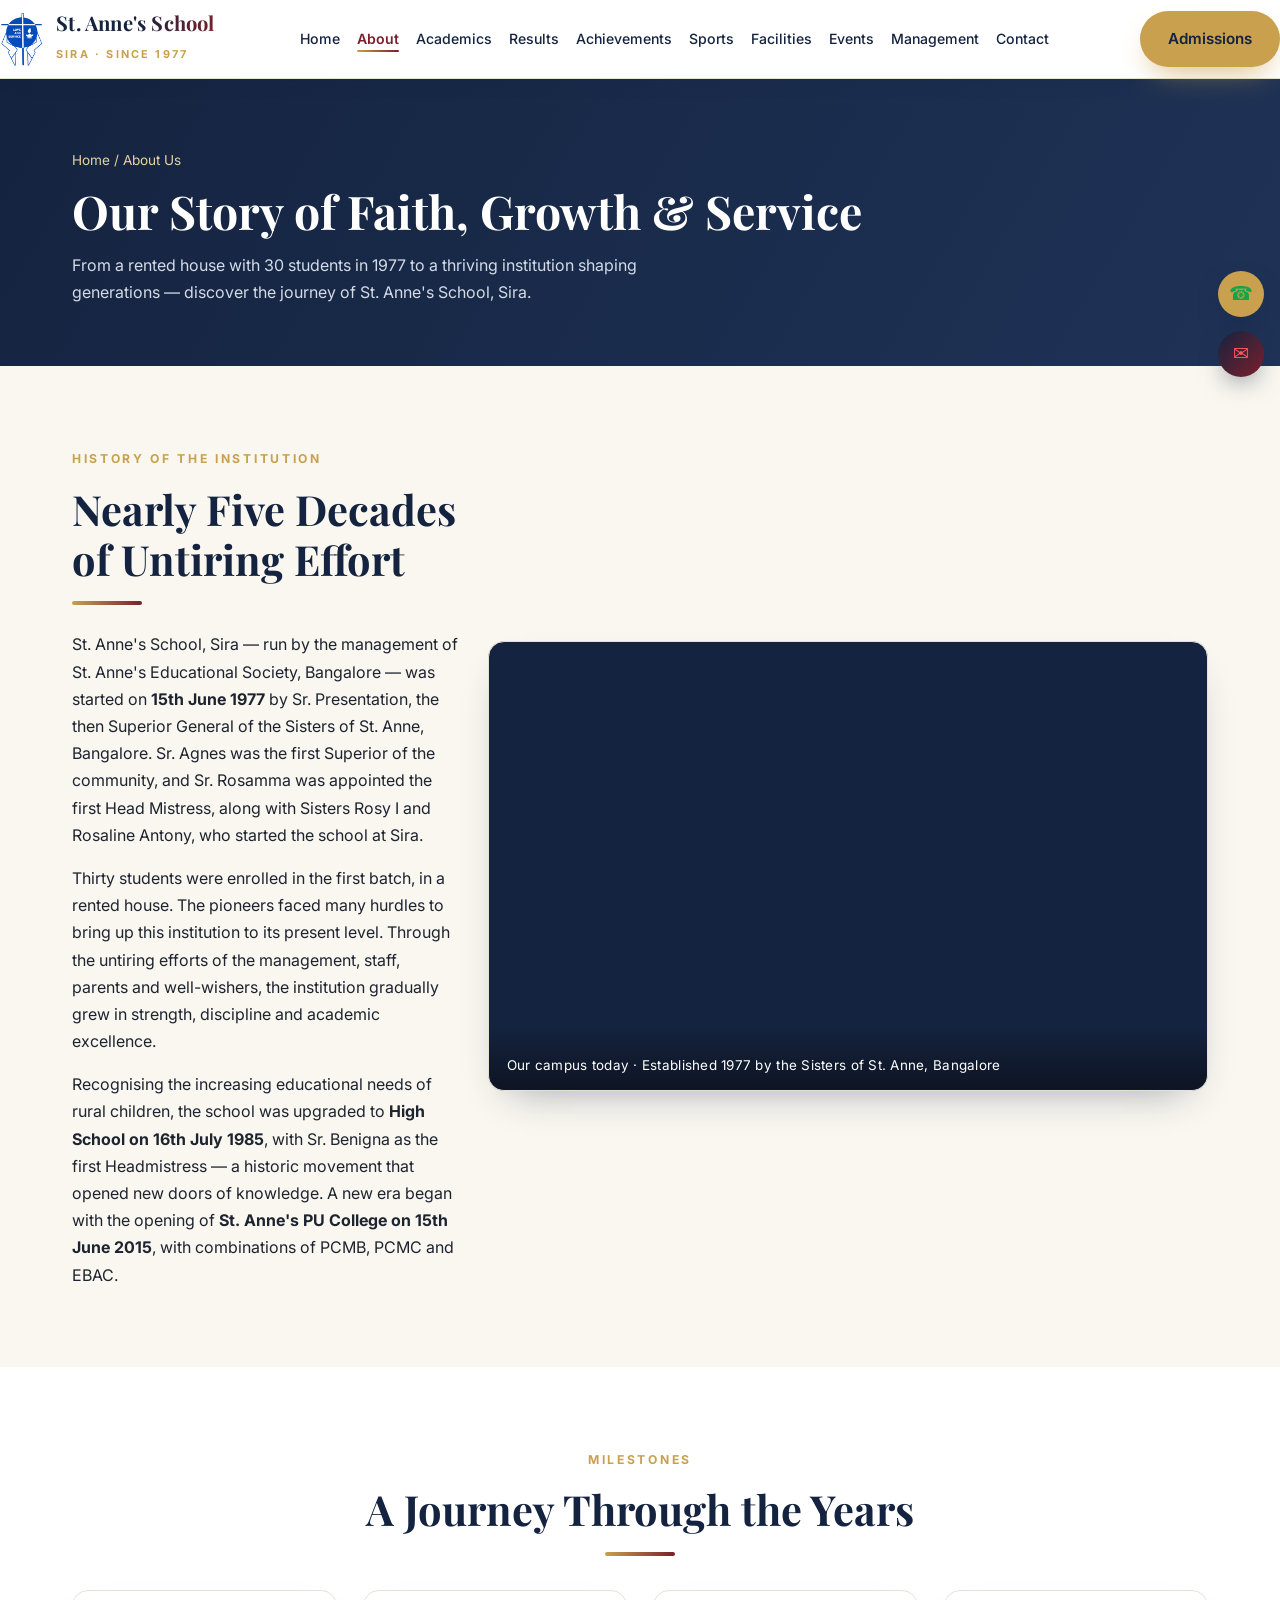
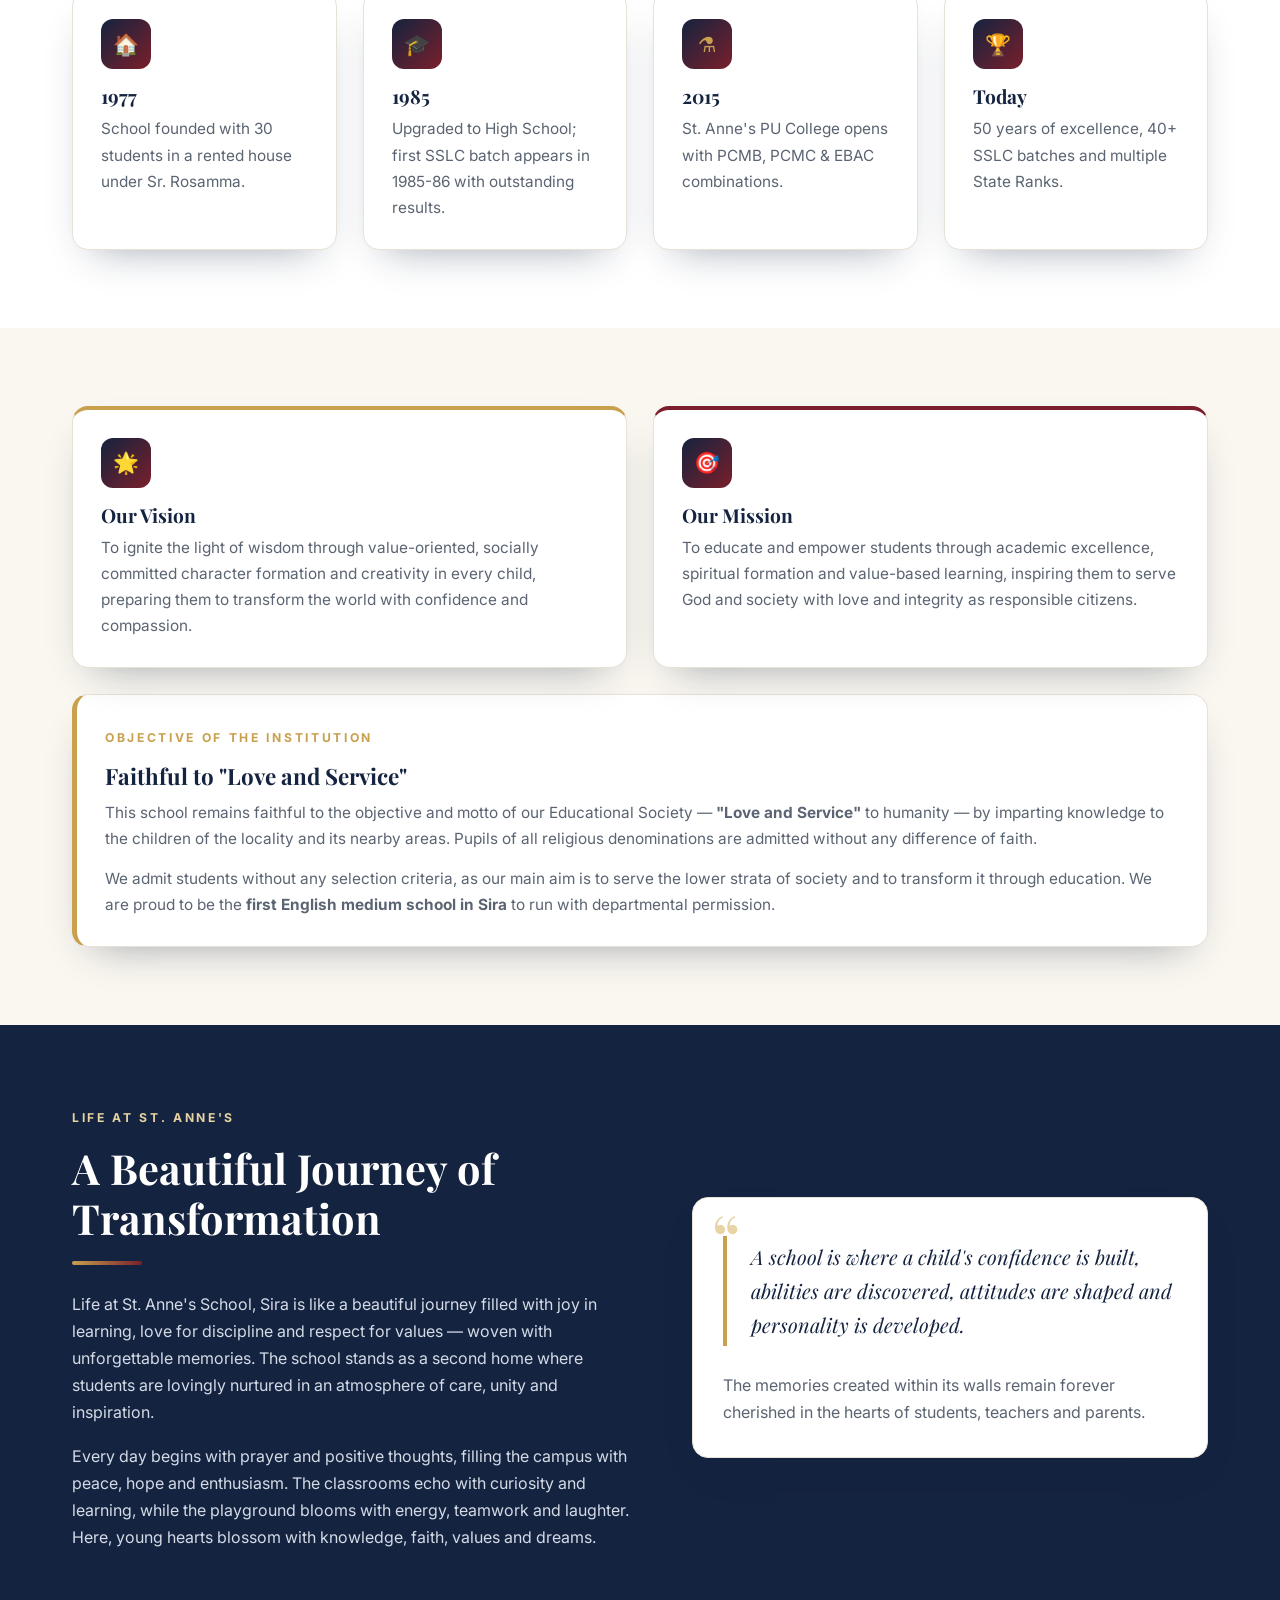
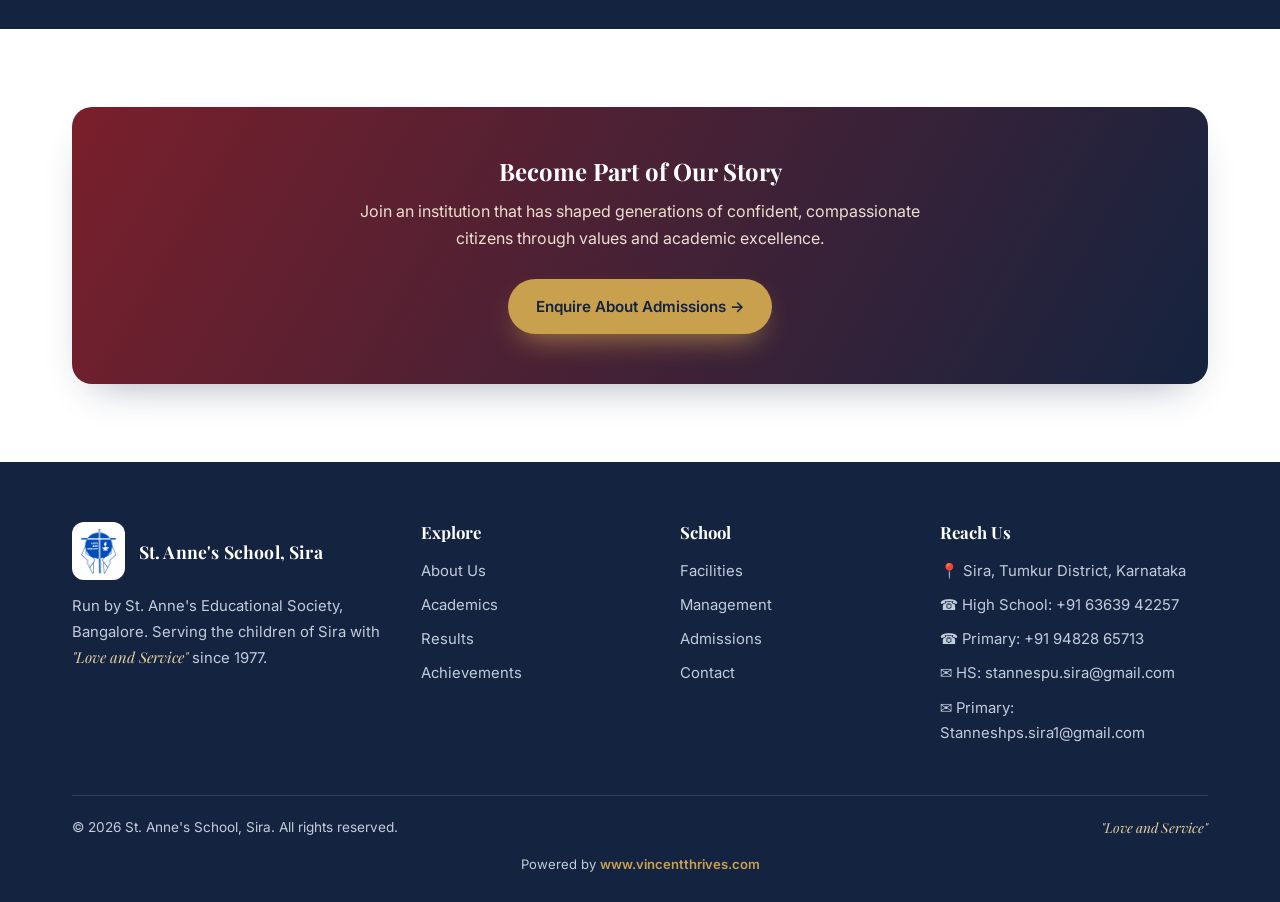
<file: about.html>
<!DOCTYPE html>
<html lang="en">
<head>
  <meta charset="UTF-8" />
  <meta name="viewport" content="width=device-width, initial-scale=1.0" />
  <title>About Us — St. Anne's School, Sira</title>
  <meta name="description" content="The history, vision, mission and guiding objective of St. Anne's School, Sira — from a rented house with 30 students in 1977 to a thriving institution offering education up to Pre-University." />
  <link rel="preconnect" href="https://fonts.googleapis.com">
  <link rel="preconnect" href="https://fonts.gstatic.com" crossorigin>
  <link href="https://fonts.googleapis.com/css2?family=Inter:wght@400;500;600;700&family=Playfair+Display:ital,wght@0,600;0,700;1,600&display=swap" rel="stylesheet">
  <link rel="icon" type="image/png" href="assets/img/logo.png" />
  <link rel="stylesheet" href="assets/css/style.css" />
</head>
<body>
  <!-- Floating quick-contact (right side) -->
  <div class="contact-fab" aria-label="Quick contact">
    <a href="tel:+916363942257" class="contact-fab-btn cf-call" aria-label="Call St. Anne's School">
      <span class="cf-ico">&#9742;&#65038;</span><span class="cf-label">+91 63639 42257</span>
    </a>
    <a href="https://mail.google.com/mail/?view=cm&amp;fs=1&amp;to=stannespu.sira@gmail.com" target="_blank" rel="noopener" class="contact-fab-btn cf-mail" aria-label="Email St. Anne's School">
      <span class="cf-ico">&#9993;&#65038;</span><span class="cf-label">stannespu.sira@gmail.com</span>
    </a>
  </div>

  <header class="site-header">
    <div class="container nav">
      <a class="brand" href="index.html">
        <img class="crest" src="assets/img/logo.png" alt="St. Anne's School, Sira crest" />
        <span>
          <span class="brand-name">St. Anne's School</span><br>
          <span class="brand-sub">Sira · Since 1977</span>
        </span>
      </a>
      <nav>
        <ul class="nav-links">
          <li><a href="index.html">Home</a></li>
          <li><a href="about.html" class="active">About</a></li>
          <li><a href="academics.html">Academics</a></li>
          <li><a href="results.html">Results</a></li>
          <li><a href="achievements.html">Achievements</a></li>
          <li><a href="sports.html">Sports</a></li>
          <li><a href="facilities.html">Facilities</a></li>
          <li><a href="events.html">Events</a></li>
          <li><a href="management.html">Management</a></li>
          <li><a href="contact.html">Contact</a></li>
        </ul>
      </nav>
      <a href="contact.html" class="btn btn-gold nav-cta">Admissions</a>
      <button class="nav-toggle" aria-label="Open menu"><span></span><span></span><span></span></button>
    </div>
  </header>

  <section class="page-hero">
    <div class="container">
      <div class="crumbs"><a href="index.html">Home</a> / About Us</div>
      <h1>Our Story of Faith, Growth &amp; Service</h1>
      <p>From a rented house with 30 students in 1977 to a thriving institution shaping generations — discover the journey of St. Anne's School, Sira.</p>
    </div>
  </section>

  <!-- History -->
  <section class="section">
    <div class="container split about-split">
      <div class="reveal">
        <span class="eyebrow">History of the Institution</span>
        <h2 class="section-title">Nearly Five Decades of Untiring Effort</h2>
        <div class="gold-rule"></div>
        <p style="margin-bottom:16px;">St. Anne's School, Sira — run by the management of St. Anne's Educational Society, Bangalore — was started on <strong>15th June 1977</strong> by Sr. Presentation, the then Superior General of the Sisters of St. Anne, Bangalore. Sr. Agnes was the first Superior of the community, and Sr. Rosamma was appointed the first Head Mistress, along with Sisters Rosy I and Rosaline Antony, who started the school at Sira.</p>
        <p style="margin-bottom:16px;">Thirty students were enrolled in the first batch, in a rented house. The pioneers faced many hurdles to bring up this institution to its present level. Through the untiring efforts of the management, staff, parents and well-wishers, the institution gradually grew in strength, discipline and academic excellence.</p>
        <p>Recognising the increasing educational needs of rural children, the school was upgraded to <strong>High School on 16th July 1985</strong>, with Sr. Benigna as the first Headmistress — a historic movement that opened new doors of knowledge. A new era began with the opening of <strong>St. Anne's PU College on 15th June 2015</strong>, with combinations of PCMB, PCMC and EBAC.</p>
      </div>
      <div class="photo-frame reveal">
        <video src="assets/video/about.mp4" autoplay muted loop playsinline preload="auto" aria-label="St. Anne's School campus, Sira"></video>
        <span class="cap">Our campus today · Established 1977 by the Sisters of St. Anne, Bangalore</span>
      </div>
    </div>
  </section>

  <!-- Timeline -->
  <section class="section alt">
    <div class="container">
      <div class="center">
        <span class="eyebrow">Milestones</span>
        <h2 class="section-title">A Journey Through the Years</h2>
        <div class="gold-rule"></div>
      </div>
      <div class="grid grid-4" style="margin-top:34px;">
        <div class="card reveal"><div class="ico">🏠</div><h3>1977</h3><p>School founded with 30 students in a rented house under Sr. Rosamma.</p></div>
        <div class="card reveal"><div class="ico">🎓</div><h3>1985</h3><p>Upgraded to High School; first SSLC batch appears in 1985-86 with outstanding results.</p></div>
        <div class="card reveal"><div class="ico">⚗️</div><h3>2015</h3><p>St. Anne's PU College opens with PCMB, PCMC &amp; EBAC combinations.</p></div>
        <div class="card reveal"><div class="ico">🏆</div><h3>Today</h3><p>50 years of excellence, 40+ SSLC batches and multiple State Ranks.</p></div>
      </div>
    </div>
  </section>

  <!-- Vision Mission Objective -->
  <section class="section">
    <div class="container">
      <div class="grid grid-2">
        <div class="card vm-card reveal">
          <div class="ico">🌟</div>
          <h3>Our Vision</h3>
          <p>To ignite the light of wisdom through value-oriented, socially committed character formation and creativity in every child, preparing them to transform the world with confidence and compassion.</p>
        </div>
        <div class="card vm-card mission reveal">
          <div class="ico">🎯</div>
          <h3>Our Mission</h3>
          <p>To educate and empower students through academic excellence, spiritual formation and value-based learning, inspiring them to serve God and society with love and integrity as responsible citizens.</p>
        </div>
      </div>

      <div class="card reveal" style="margin-top:26px;border-left:5px solid var(--gold);">
        <span class="eyebrow">Objective of the Institution</span>
        <h3 style="font-size:1.4rem;margin-bottom:10px;">Faithful to "Love and Service"</h3>
        <p style="margin-bottom:14px;">This school remains faithful to the objective and motto of our Educational Society — <strong>"Love and Service"</strong> to humanity — by imparting knowledge to the children of the locality and its nearby areas. Pupils of all religious denominations are admitted without any difference of faith.</p>
        <p>We admit students without any selection criteria, as our main aim is to serve the lower strata of society and to transform it through education. We are proud to be the <strong>first English medium school in Sira</strong> to run with departmental permission.</p>
      </div>
    </div>
  </section>

  <!-- Life at St Annes -->
  <section class="section navy">
    <div class="container split">
      <div class="reveal">
        <span class="eyebrow">Life at St. Anne's</span>
        <h2 class="section-title">A Beautiful Journey of Transformation</h2>
        <div class="gold-rule"></div>
        <p style="margin-bottom:16px;color:#d4dbe7;">Life at St. Anne's School, Sira is like a beautiful journey filled with joy in learning, love for discipline and respect for values — woven with unforgettable memories. The school stands as a second home where students are lovingly nurtured in an atmosphere of care, unity and inspiration.</p>
        <p style="color:#d4dbe7;">Every day begins with prayer and positive thoughts, filling the campus with peace, hope and enthusiasm. The classrooms echo with curiosity and learning, while the playground blooms with energy, teamwork and laughter. Here, young hearts blossom with knowledge, faith, values and dreams.</p>
      </div>
      <div class="quote-card reveal">
        <div class="verse">A school is where a child's confidence is built, abilities are discovered, attitudes are shaped and personality is developed.</div>
        <p>The memories created within its walls remain forever cherished in the hearts of students, teachers and parents.</p>
      </div>
    </div>
  </section>

  <section class="section alt">
    <div class="container">
      <div class="cta-band reveal">
        <h2>Become Part of Our Story</h2>
        <p>Join an institution that has shaped generations of confident, compassionate citizens through values and academic excellence.</p>
        <a href="contact.html" class="btn btn-gold">Enquire About Admissions →</a>
      </div>
    </div>
  </section>

  <footer class="site-footer">
    <div class="container">
      <div class="footer-grid">
        <div>
          <div class="foot-brand">
            <img class="crest" src="assets/img/logo.png" alt="St. Anne's School, Sira crest" />
            <span class="brand-name">St. Anne's School, Sira</span>
          </div>
          <p style="font-size:.93rem;">Run by St. Anne's Educational Society, Bangalore. Serving the children of Sira with <span class="motto">"Love and Service"</span> since 1977.</p>
        </div>
        <div>
          <h4>Explore</h4>
          <ul class="foot-links">
            <li><a href="about.html">About Us</a></li>
            <li><a href="academics.html">Academics</a></li>
            <li><a href="results.html">Results</a></li>
            <li><a href="achievements.html">Achievements</a></li>
          </ul>
        </div>
        <div>
          <h4>School</h4>
          <ul class="foot-links">
            <li><a href="facilities.html">Facilities</a></li>
            <li><a href="management.html">Management</a></li>
            <li><a href="contact.html">Admissions</a></li>
            <li><a href="contact.html">Contact</a></li>
          </ul>
        </div>
        <div>
          <h4>Reach Us</h4>
          <ul class="foot-links">
            <li>📍 Sira, Tumkur District, Karnataka</li>
            <li>☎ High School: +91 63639 42257</li>
            <li>☎ Primary: +91 94828 65713</li>
            <li>✉ HS: stannespu.sira@gmail.com</li>
            <li>✉ Primary: Stanneshps.sira1@gmail.com</li>
          </ul>
        </div>
      </div>
      <div class="footer-bottom">
        <span>© <span data-year>2026</span> St. Anne's School, Sira. All rights reserved.</span>
        <span class="motto">"Love and Service"</span>
      </div>
      <div class="footer-credit">Powered by <a href="https://www.vincentthrives.com" target="_blank" rel="noopener">www.vincentthrives.com</a></div>
    </div>
  </footer>

  <script src="assets/js/main.js"></script>
</body>
</html>
</file>
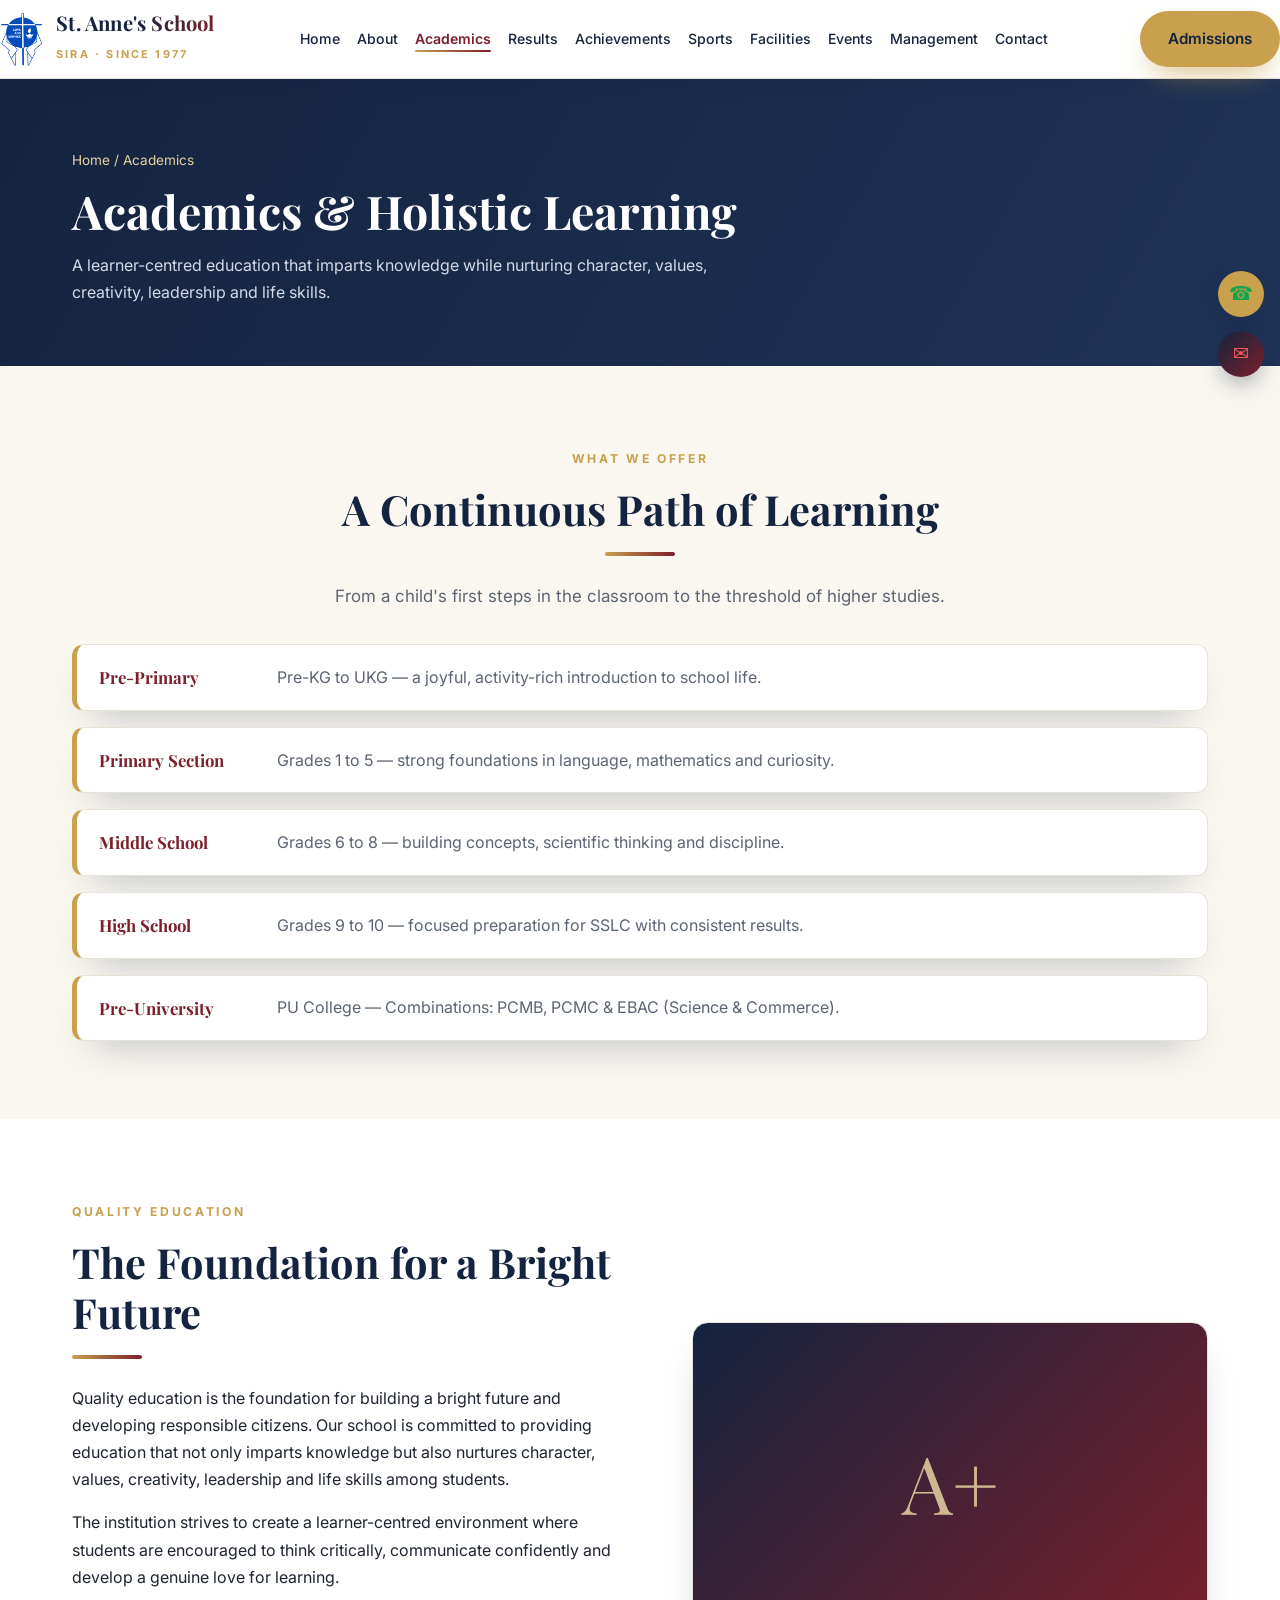
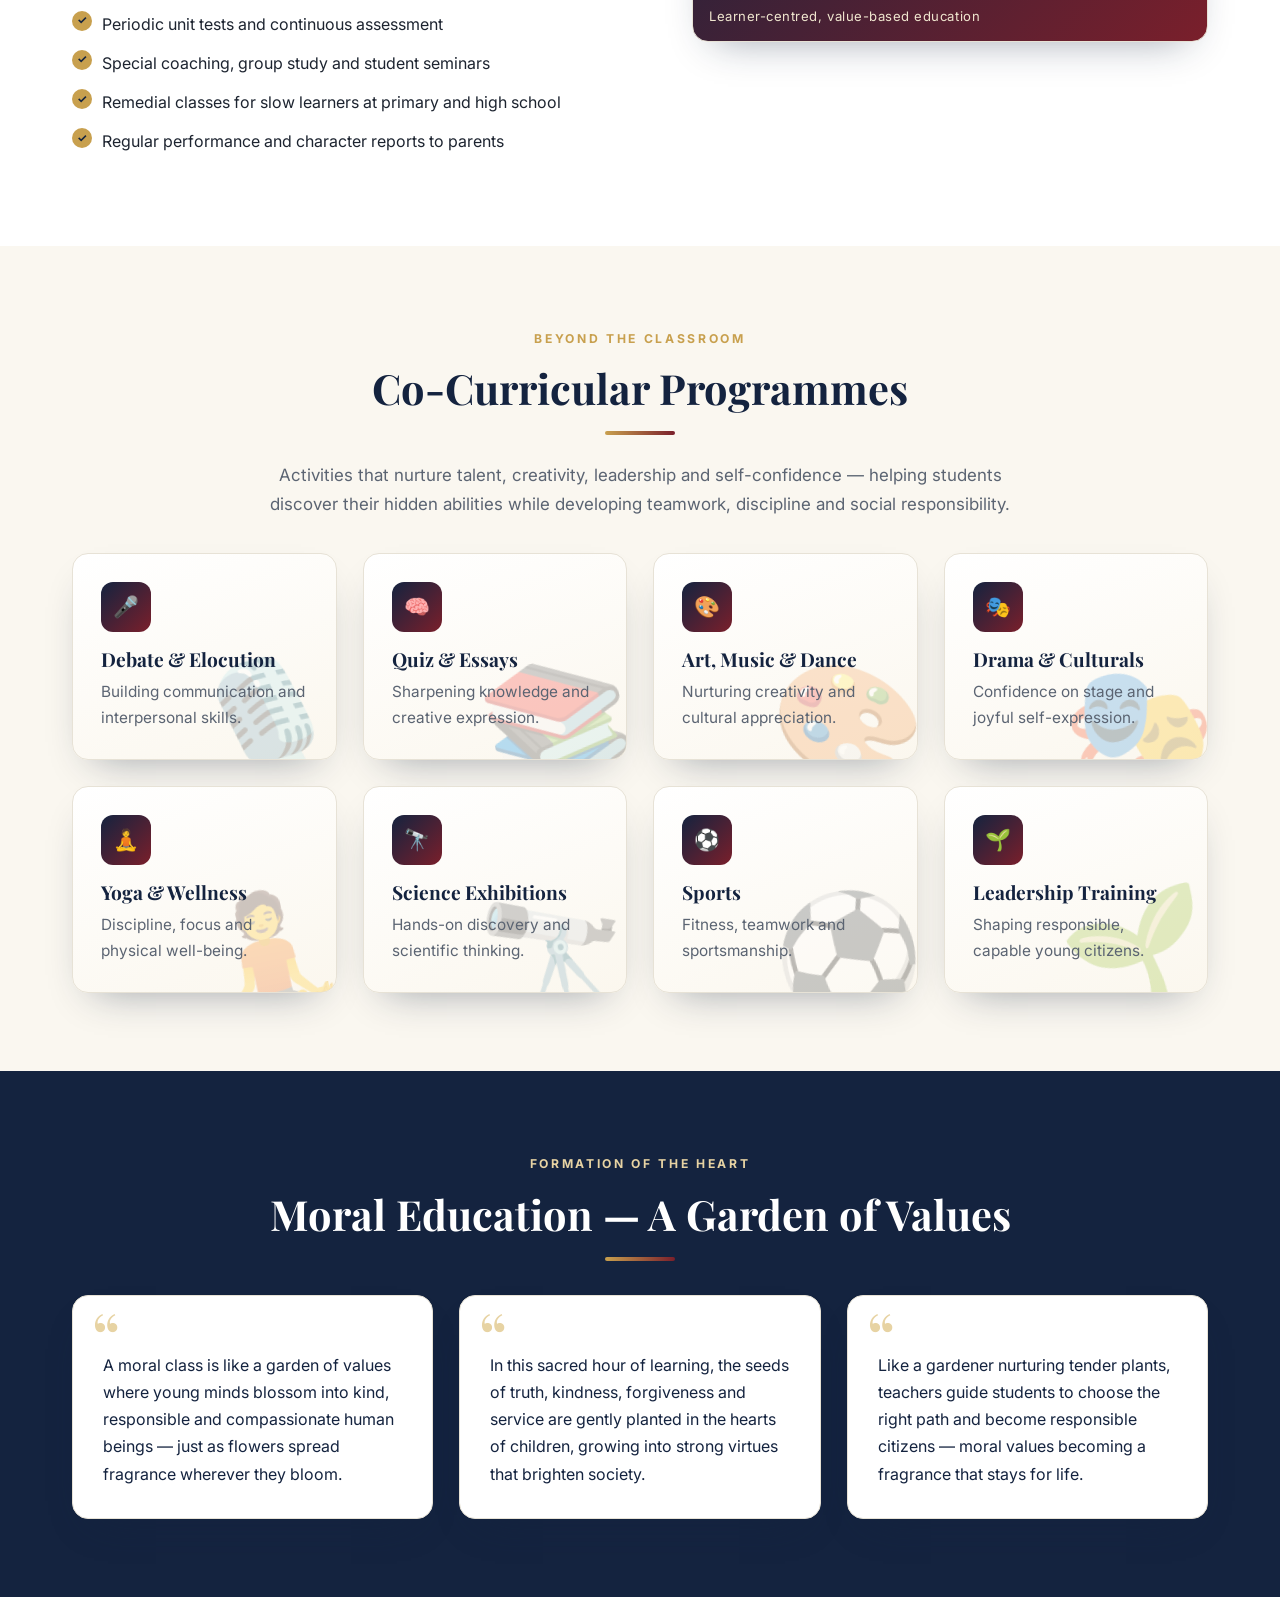
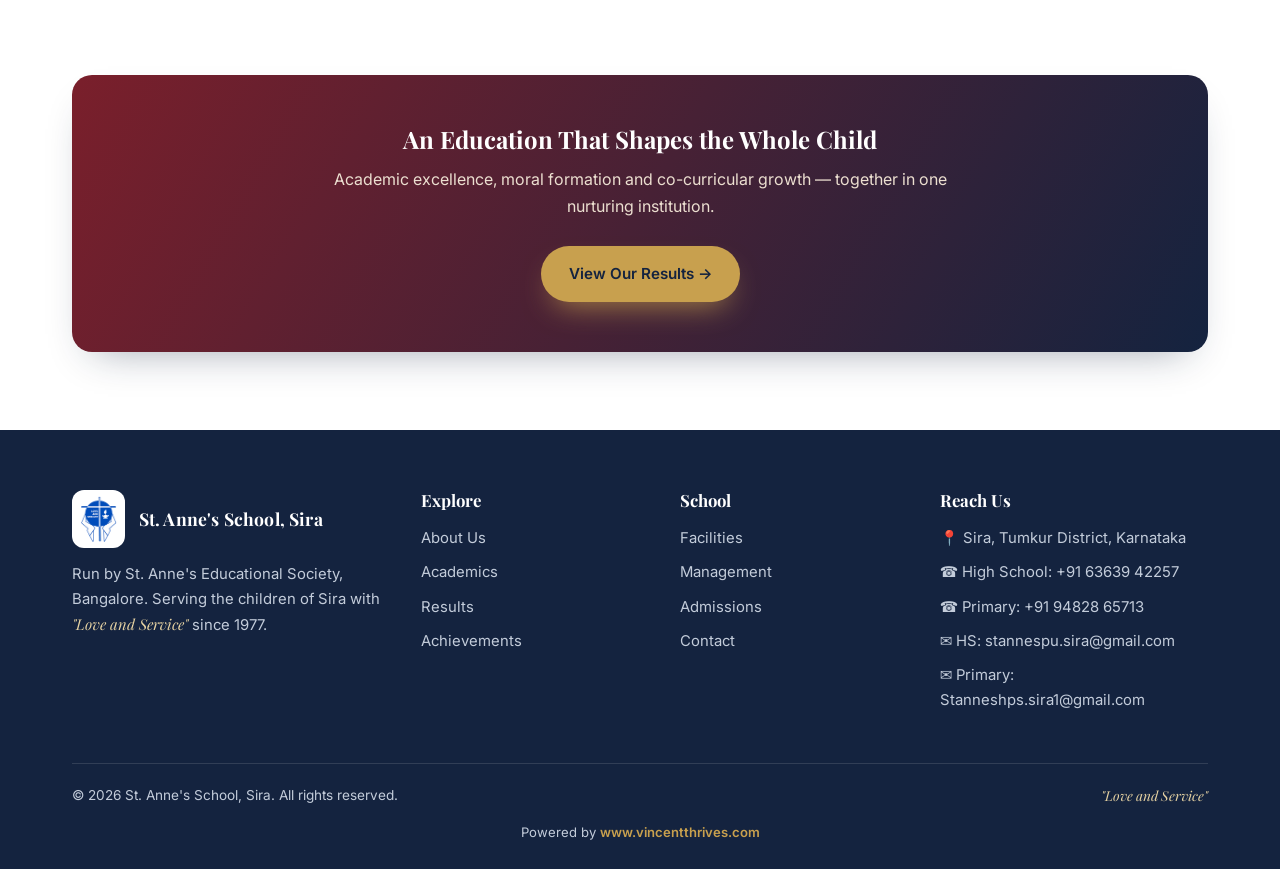
<file: academics.html>
<!DOCTYPE html>
<html lang="en">
<head>
  <meta charset="UTF-8" />
  <meta name="viewport" content="width=device-width, initial-scale=1.0" />
  <title>Academics — St. Anne's School, Sira</title>
  <meta name="description" content="Academic programmes at St. Anne's School, Sira — from Pre-Primary to Pre-University (PCMB, PCMC, EBAC), quality education, co-curricular activities and moral formation." />
  <link rel="preconnect" href="https://fonts.googleapis.com">
  <link rel="preconnect" href="https://fonts.gstatic.com" crossorigin>
  <link href="https://fonts.googleapis.com/css2?family=Inter:wght@400;500;600;700&family=Playfair+Display:ital,wght@0,600;0,700;1,600&display=swap" rel="stylesheet">
  <link rel="icon" type="image/png" href="assets/img/logo.png" />
  <link rel="stylesheet" href="assets/css/style.css" />
</head>
<body>
  <!-- Floating quick-contact (right side) -->
  <div class="contact-fab" aria-label="Quick contact">
    <a href="tel:+916363942257" class="contact-fab-btn cf-call" aria-label="Call St. Anne's School">
      <span class="cf-ico">&#9742;&#65038;</span><span class="cf-label">+91 63639 42257</span>
    </a>
    <a href="https://mail.google.com/mail/?view=cm&amp;fs=1&amp;to=stannespu.sira@gmail.com" target="_blank" rel="noopener" class="contact-fab-btn cf-mail" aria-label="Email St. Anne's School">
      <span class="cf-ico">&#9993;&#65038;</span><span class="cf-label">stannespu.sira@gmail.com</span>
    </a>
  </div>

  <header class="site-header">
    <div class="container nav">
      <a class="brand" href="index.html">
        <img class="crest" src="assets/img/logo.png" alt="St. Anne's School, Sira crest" />
        <span>
          <span class="brand-name">St. Anne's School</span><br>
          <span class="brand-sub">Sira · Since 1977</span>
        </span>
      </a>
      <nav>
        <ul class="nav-links">
          <li><a href="index.html">Home</a></li>
          <li><a href="about.html">About</a></li>
          <li><a href="academics.html" class="active">Academics</a></li>
          <li><a href="results.html">Results</a></li>
          <li><a href="achievements.html">Achievements</a></li>
          <li><a href="sports.html">Sports</a></li>
          <li><a href="facilities.html">Facilities</a></li>
          <li><a href="events.html">Events</a></li>
          <li><a href="management.html">Management</a></li>
          <li><a href="contact.html">Contact</a></li>
        </ul>
      </nav>
      <a href="contact.html" class="btn btn-gold nav-cta">Admissions</a>
      <button class="nav-toggle" aria-label="Open menu"><span></span><span></span><span></span></button>
    </div>
  </header>

  <section class="page-hero">
    <div class="container">
      <div class="crumbs"><a href="index.html">Home</a> / Academics</div>
      <h1>Academics &amp; Holistic Learning</h1>
      <p>A learner-centred education that imparts knowledge while nurturing character, values, creativity, leadership and life skills.</p>
    </div>
  </section>

  <!-- Offerings ladder -->
  <section class="section">
    <div class="container">
      <div class="center">
        <span class="eyebrow">What We Offer</span>
        <h2 class="section-title">A Continuous Path of Learning</h2>
        <div class="gold-rule"></div>
        <p class="section-lead">From a child's first steps in the classroom to the threshold of higher studies.</p>
      </div>
      <div class="ladder" style="margin-top:34px;">
        <div class="rung reveal"><span class="stage">Pre-Primary</span><span class="grades">Pre-KG to UKG — a joyful, activity-rich introduction to school life.</span></div>
        <div class="rung reveal"><span class="stage">Primary Section</span><span class="grades">Grades 1 to 5 — strong foundations in language, mathematics and curiosity.</span></div>
        <div class="rung reveal"><span class="stage">Middle School</span><span class="grades">Grades 6 to 8 — building concepts, scientific thinking and discipline.</span></div>
        <div class="rung reveal"><span class="stage">High School</span><span class="grades">Grades 9 to 10 — focused preparation for SSLC with consistent results.</span></div>
        <div class="rung reveal"><span class="stage">Pre-University</span><span class="grades">PU College — Combinations: PCMB, PCMC &amp; EBAC (Science &amp; Commerce).</span></div>
      </div>
    </div>
  </section>

  <!-- Quality Education -->
  <section class="section alt">
    <div class="container split rev">
      <div class="media reveal"><span class="emblem">A+</span><span class="cap">Learner-centred, value-based education</span></div>
      <div class="reveal">
        <span class="eyebrow">Quality Education</span>
        <h2 class="section-title">The Foundation for a Bright Future</h2>
        <div class="gold-rule"></div>
        <p style="margin-bottom:16px;">Quality education is the foundation for building a bright future and developing responsible citizens. Our school is committed to providing education that not only imparts knowledge but also nurtures character, values, creativity, leadership and life skills among students.</p>
        <p>The institution strives to create a learner-centred environment where students are encouraged to think critically, communicate confidently and develop a genuine love for learning.</p>
        <ul class="ticks" style="margin-top:20px;">
          <li>Periodic unit tests and continuous assessment</li>
          <li>Special coaching, group study and student seminars</li>
          <li>Remedial classes for slow learners at primary and high school</li>
          <li>Regular performance and character reports to parents</li>
        </ul>
      </div>
    </div>
  </section>

  <!-- Co-curricular -->
  <section class="section">
    <div class="container">
      <div class="center">
        <span class="eyebrow">Beyond the Classroom</span>
        <h2 class="section-title">Co-Curricular Programmes</h2>
        <div class="gold-rule"></div>
        <p class="section-lead">Activities that nurture talent, creativity, leadership and self-confidence — helping students discover their hidden abilities while developing teamwork, discipline and social responsibility.</p>
      </div>
      <div class="grid grid-4" style="margin-top:34px;">
        <div class="card reveal cc-card" data-bg="🎙️"><div class="ico">🎤</div><h3>Debate &amp; Elocution</h3><p>Building communication and interpersonal skills.</p></div>
        <div class="card reveal cc-card" data-bg="📚"><div class="ico">🧠</div><h3>Quiz &amp; Essays</h3><p>Sharpening knowledge and creative expression.</p></div>
        <div class="card reveal cc-card" data-bg="🎨"><div class="ico">🎨</div><h3>Art, Music &amp; Dance</h3><p>Nurturing creativity and cultural appreciation.</p></div>
        <div class="card reveal cc-card" data-bg="🎭"><div class="ico">🎭</div><h3>Drama &amp; Culturals</h3><p>Confidence on stage and joyful self-expression.</p></div>
        <div class="card reveal cc-card" data-bg="🧘"><div class="ico">🧘</div><h3>Yoga &amp; Wellness</h3><p>Discipline, focus and physical well-being.</p></div>
        <div class="card reveal cc-card" data-bg="🔭"><div class="ico">🔭</div><h3>Science Exhibitions</h3><p>Hands-on discovery and scientific thinking.</p></div>
        <div class="card reveal cc-card" data-bg="⚽"><div class="ico">⚽</div><h3>Sports</h3><p>Fitness, teamwork and sportsmanship.</p></div>
        <div class="card reveal cc-card" data-bg="🌱"><div class="ico">🌱</div><h3>Leadership Training</h3><p>Shaping responsible, capable young citizens.</p></div>
      </div>
    </div>
  </section>

  <!-- Moral education -->
  <section class="section navy">
    <div class="container">
      <div class="center">
        <span class="eyebrow">Formation of the Heart</span>
        <h2 class="section-title">Moral Education — A Garden of Values</h2>
        <div class="gold-rule"></div>
      </div>
      <div class="grid grid-3" style="margin-top:34px;">
        <div class="quote-card reveal">
          <p style="color:var(--navy);">A moral class is like a garden of values where young minds blossom into kind, responsible and compassionate human beings — just as flowers spread fragrance wherever they bloom.</p>
        </div>
        <div class="quote-card reveal">
          <p style="color:var(--navy);">In this sacred hour of learning, the seeds of truth, kindness, forgiveness and service are gently planted in the hearts of children, growing into strong virtues that brighten society.</p>
        </div>
        <div class="quote-card reveal">
          <p style="color:var(--navy);">Like a gardener nurturing tender plants, teachers guide students to choose the right path and become responsible citizens — moral values becoming a fragrance that stays for life.</p>
        </div>
      </div>
    </div>
  </section>

  <section class="section alt">
    <div class="container">
      <div class="cta-band reveal">
        <h2>An Education That Shapes the Whole Child</h2>
        <p>Academic excellence, moral formation and co-curricular growth — together in one nurturing institution.</p>
        <a href="results.html" class="btn btn-gold">View Our Results →</a>
      </div>
    </div>
  </section>

  <footer class="site-footer">
    <div class="container">
      <div class="footer-grid">
        <div>
          <div class="foot-brand">
            <img class="crest" src="assets/img/logo.png" alt="St. Anne's School, Sira crest" />
            <span class="brand-name">St. Anne's School, Sira</span>
          </div>
          <p style="font-size:.93rem;">Run by St. Anne's Educational Society, Bangalore. Serving the children of Sira with <span class="motto">"Love and Service"</span> since 1977.</p>
        </div>
        <div>
          <h4>Explore</h4>
          <ul class="foot-links">
            <li><a href="about.html">About Us</a></li>
            <li><a href="academics.html">Academics</a></li>
            <li><a href="results.html">Results</a></li>
            <li><a href="achievements.html">Achievements</a></li>
          </ul>
        </div>
        <div>
          <h4>School</h4>
          <ul class="foot-links">
            <li><a href="facilities.html">Facilities</a></li>
            <li><a href="management.html">Management</a></li>
            <li><a href="contact.html">Admissions</a></li>
            <li><a href="contact.html">Contact</a></li>
          </ul>
        </div>
        <div>
          <h4>Reach Us</h4>
          <ul class="foot-links">
            <li>📍 Sira, Tumkur District, Karnataka</li>
            <li>☎ High School: +91 63639 42257</li>
            <li>☎ Primary: +91 94828 65713</li>
            <li>✉ HS: stannespu.sira@gmail.com</li>
            <li>✉ Primary: Stanneshps.sira1@gmail.com</li>
          </ul>
        </div>
      </div>
      <div class="footer-bottom">
        <span>© <span data-year>2026</span> St. Anne's School, Sira. All rights reserved.</span>
        <span class="motto">"Love and Service"</span>
      </div>
      <div class="footer-credit">Powered by <a href="https://www.vincentthrives.com" target="_blank" rel="noopener">www.vincentthrives.com</a></div>
    </div>
  </footer>

  <script src="assets/js/main.js"></script>
</body>
</html>
</file>
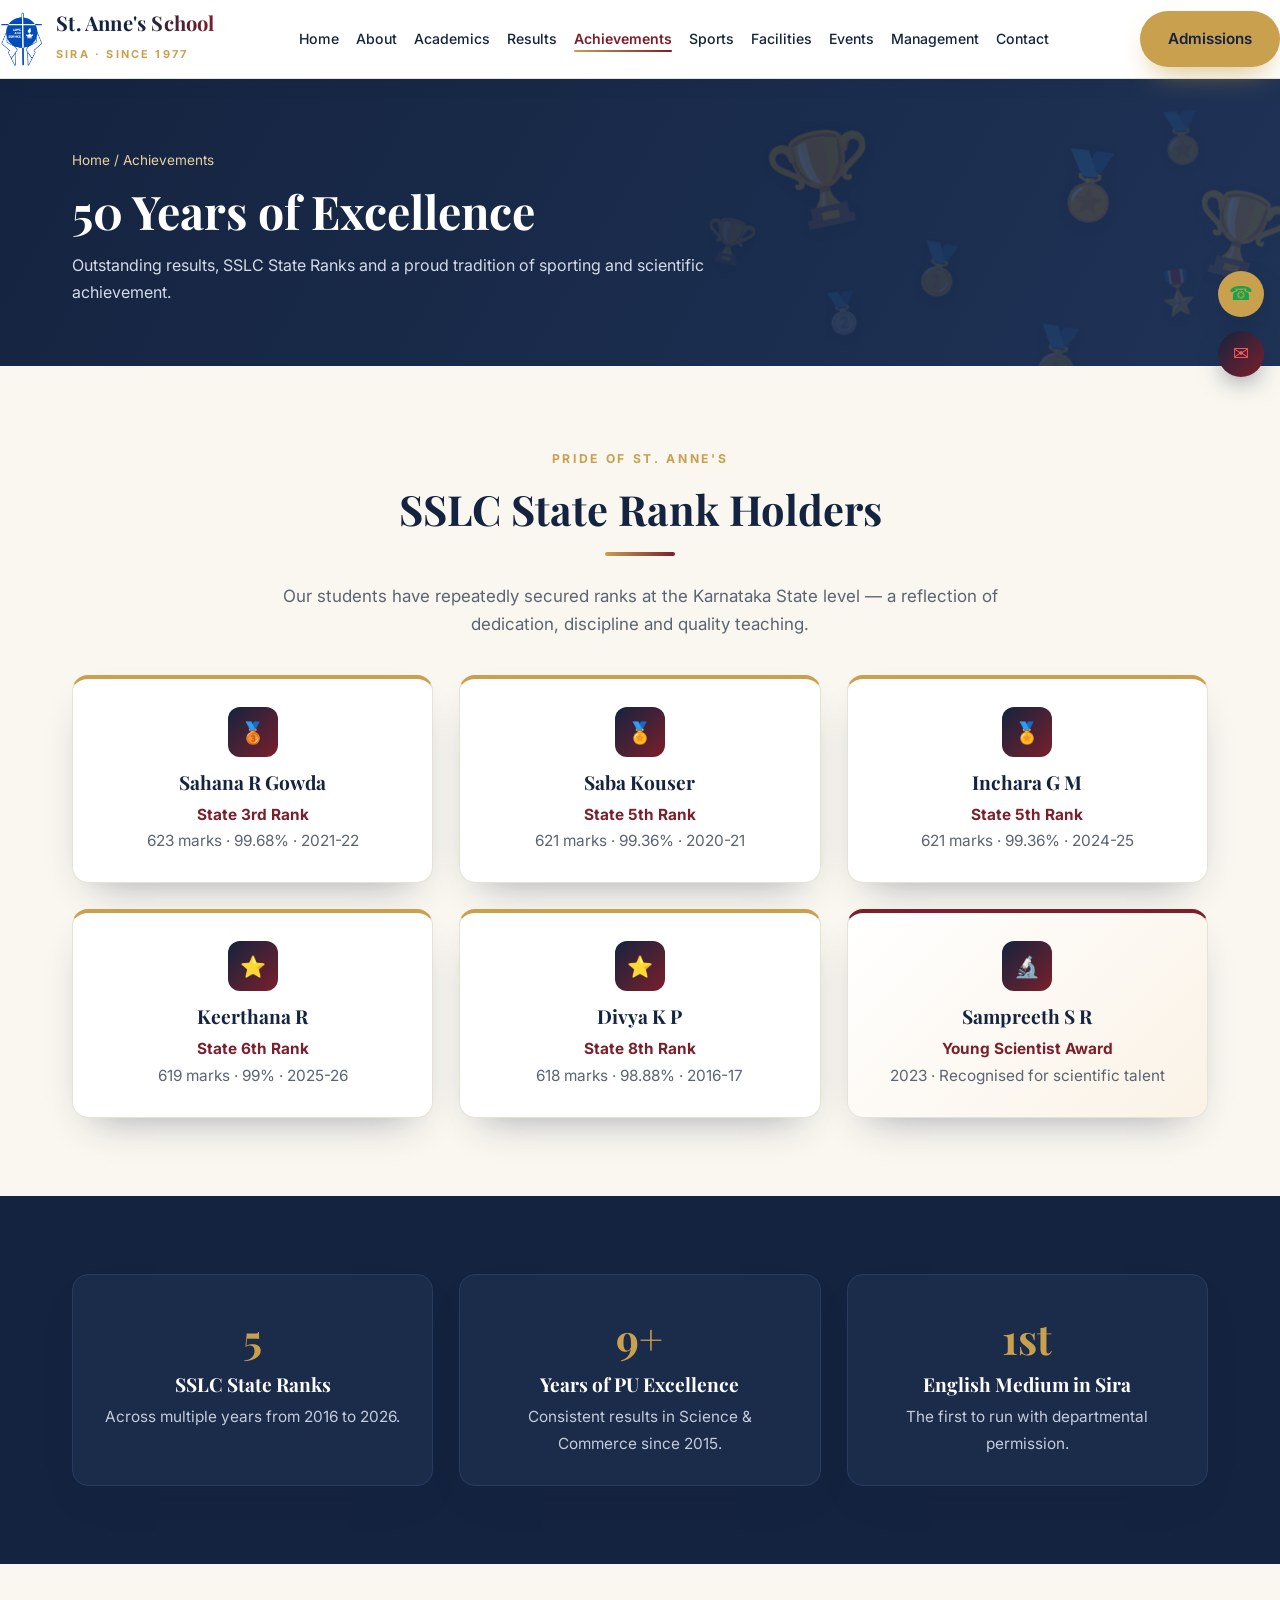
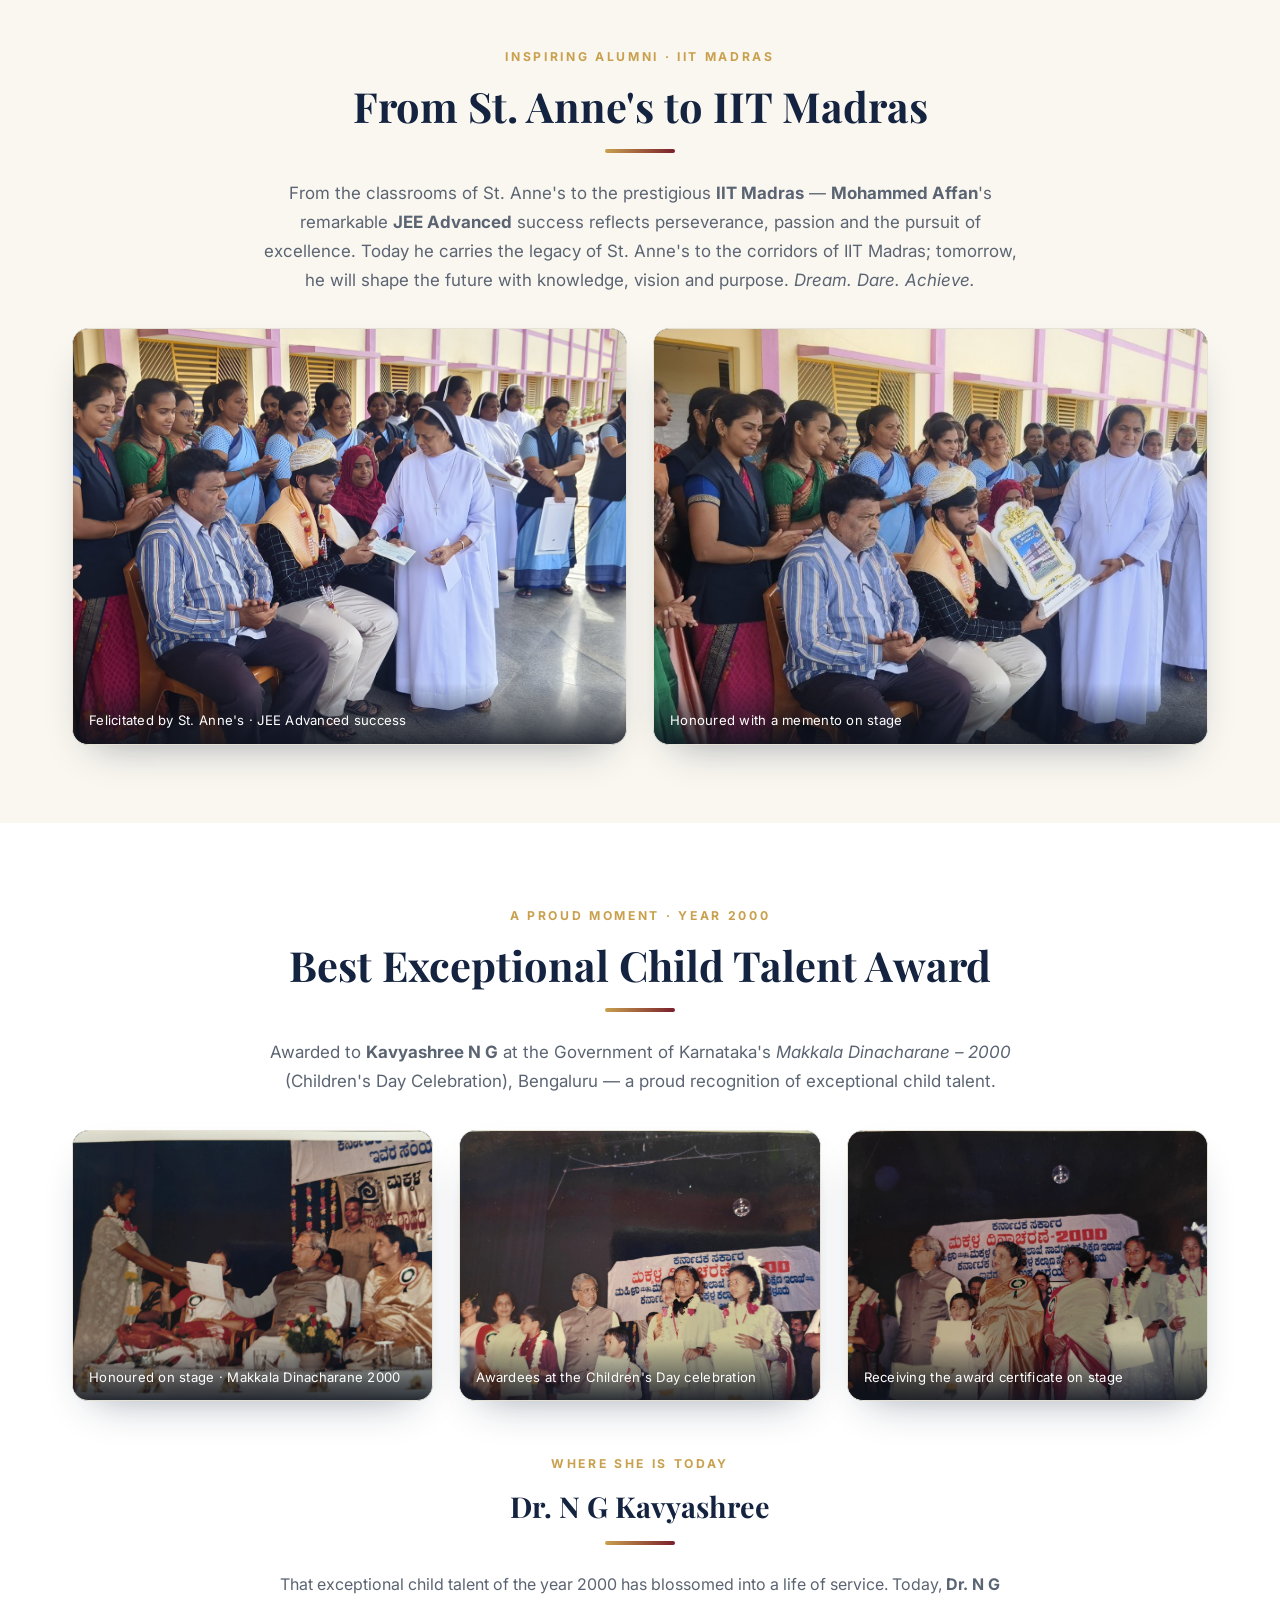
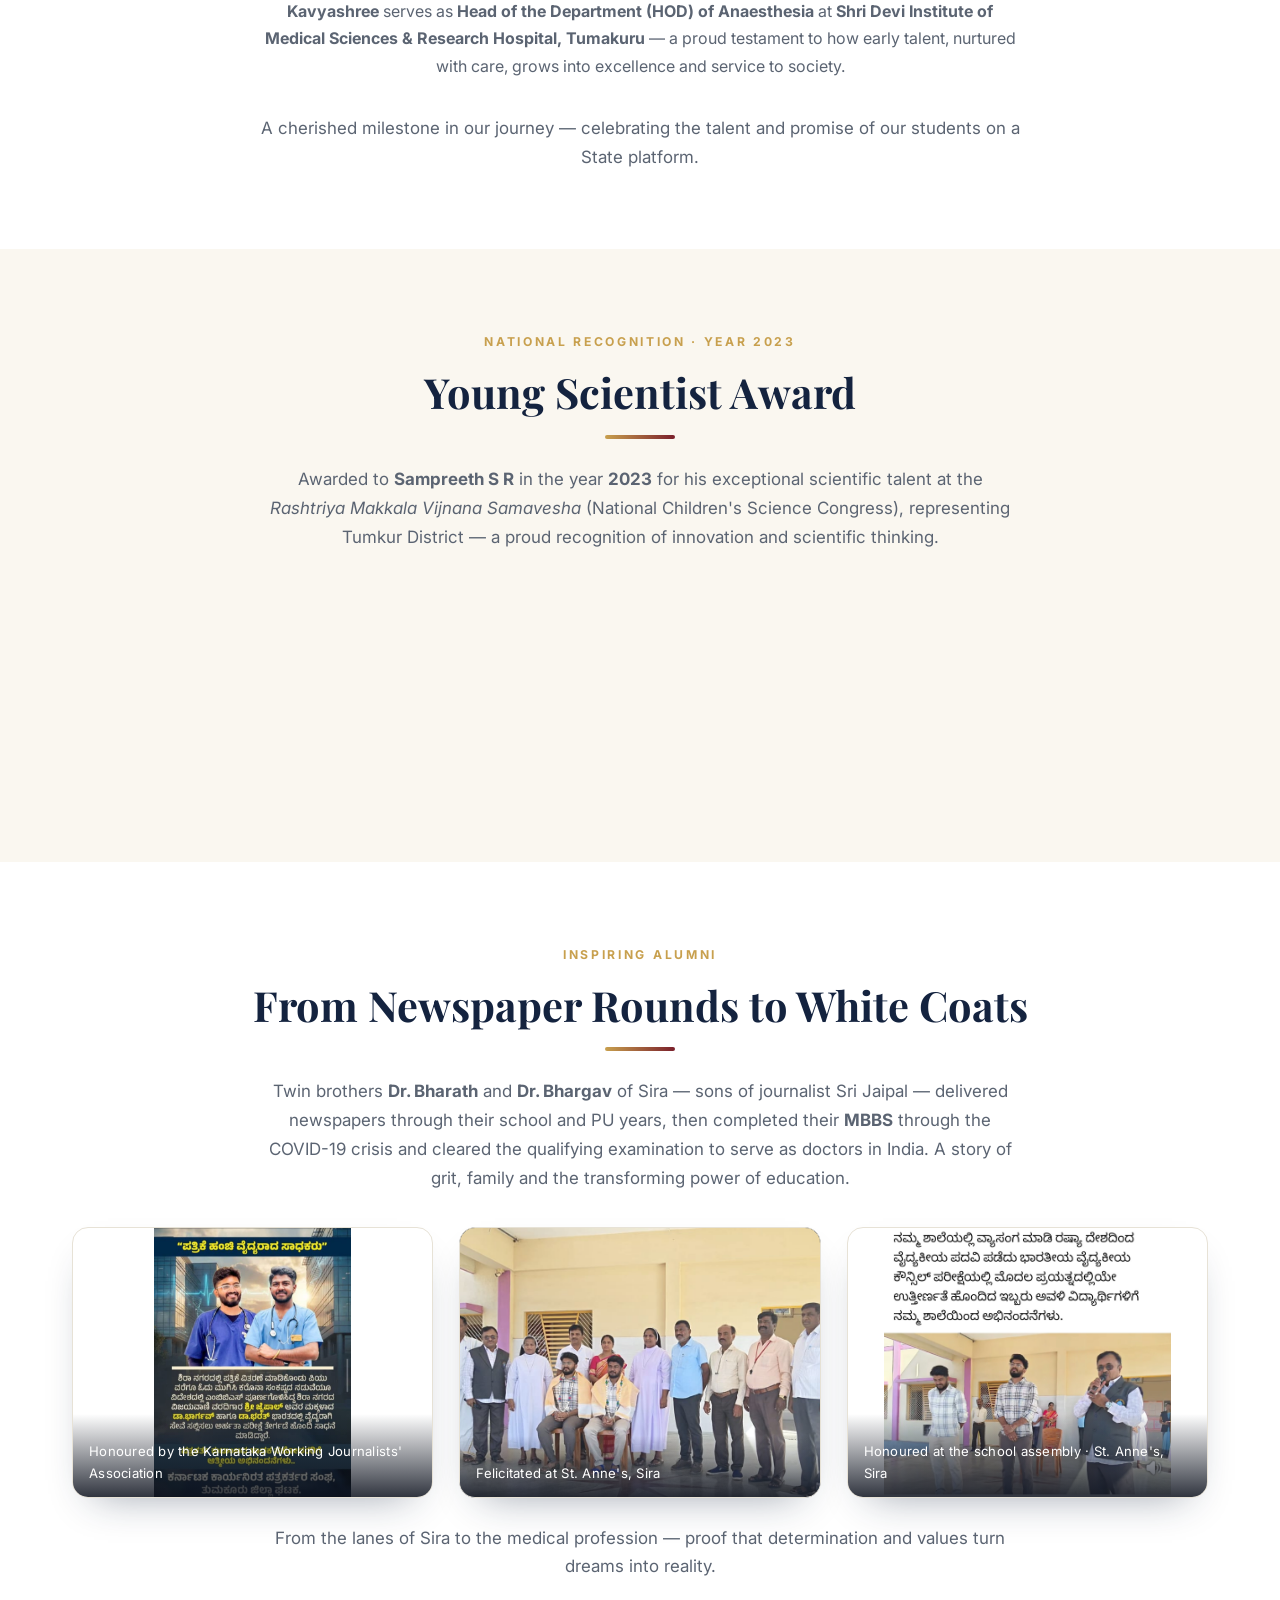
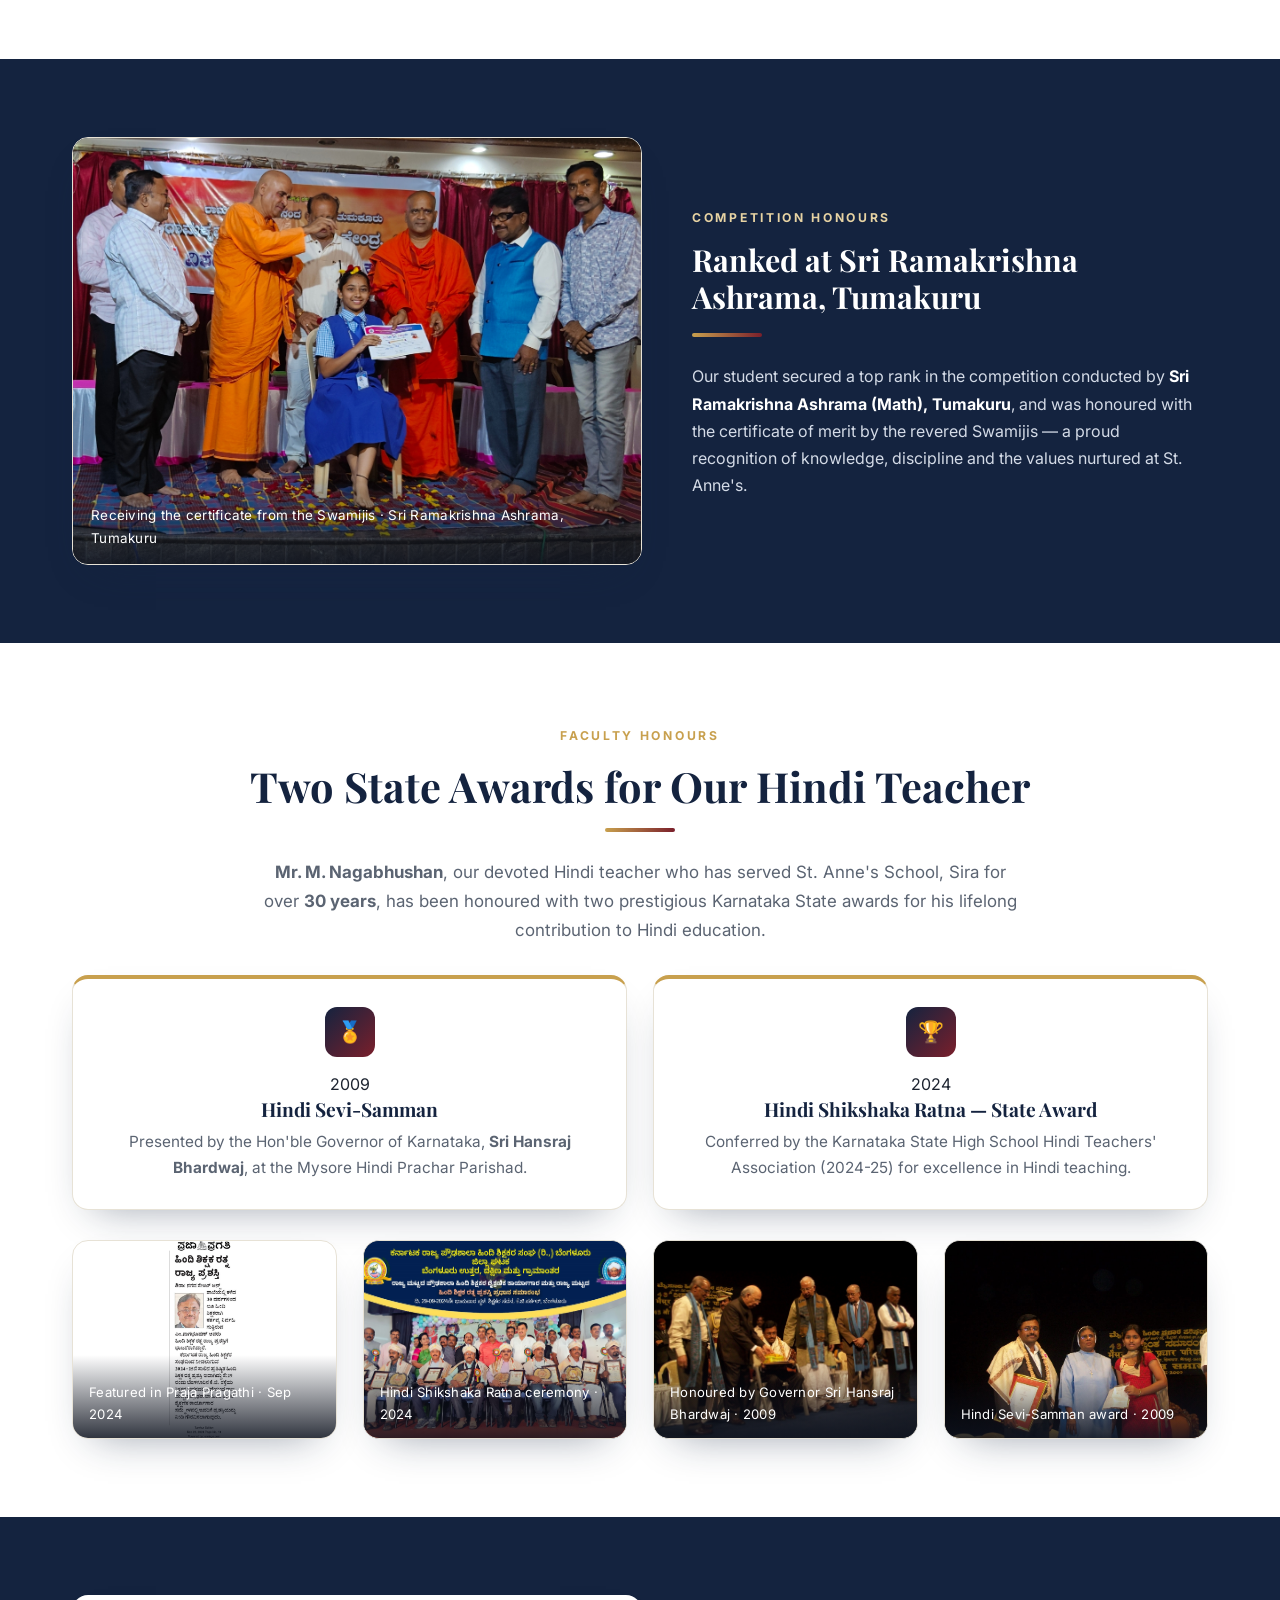
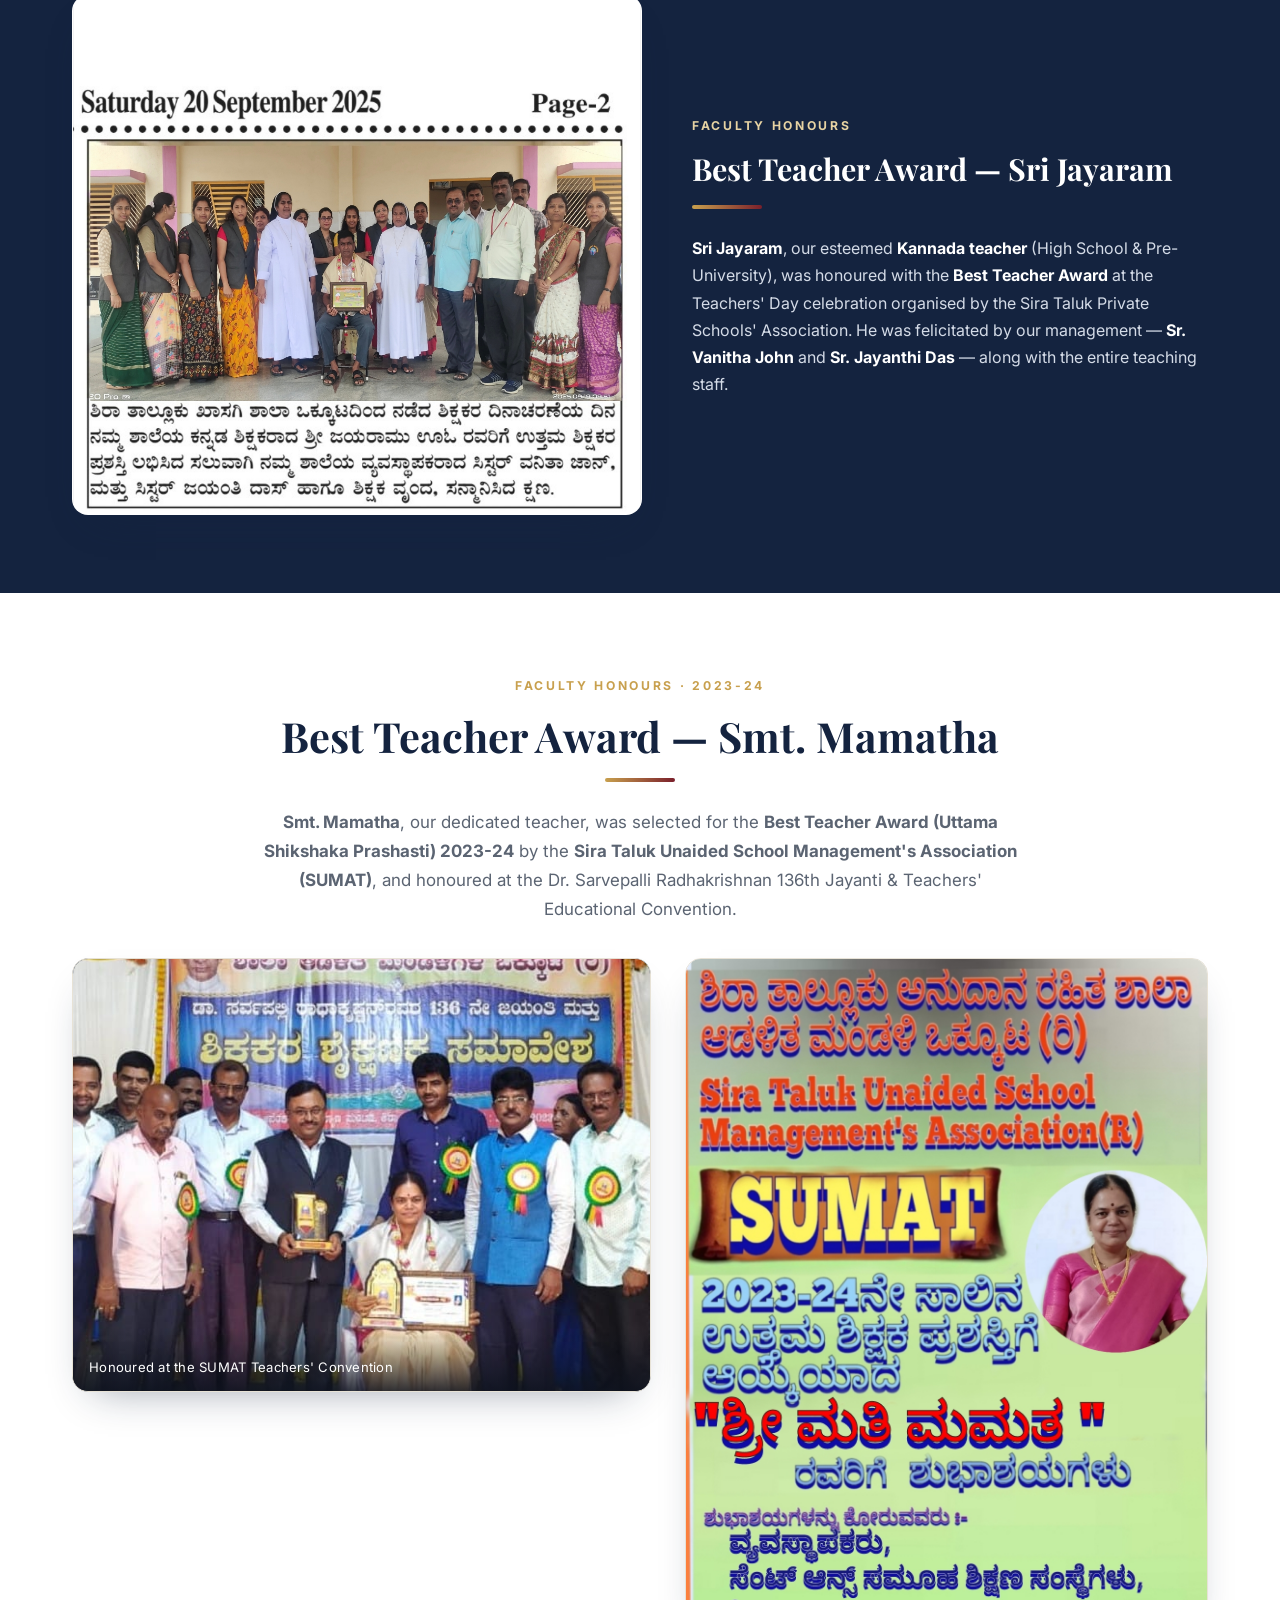
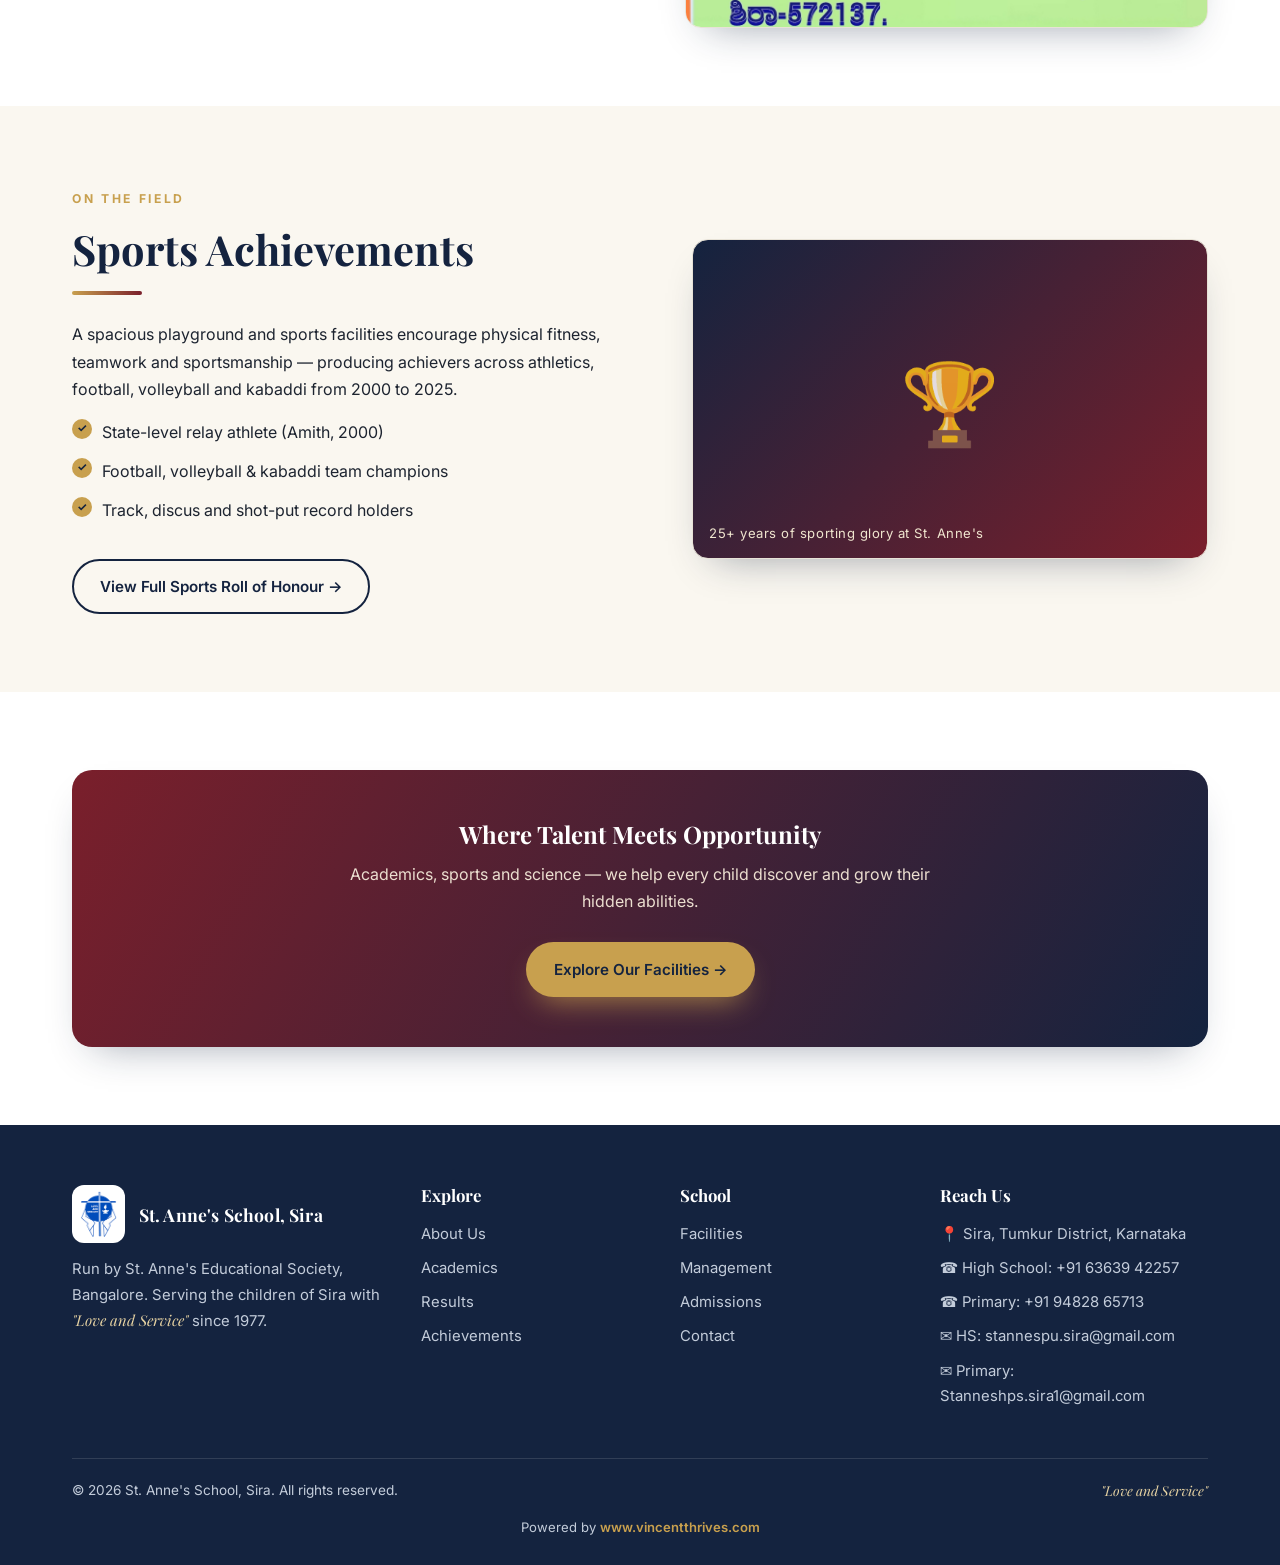
<file: achievements.html>
<!DOCTYPE html>
<html lang="en">
<head>
  <meta charset="UTF-8" />
  <meta name="viewport" content="width=device-width, initial-scale=1.0" />
  <title>Achievements — St. Anne's School, Sira</title>
  <meta name="description" content="50 years of excellence — SSLC State Ranks, PU achievements, the Young Scientist Award and a proud record of sports performances at St. Anne's School, Sira." />
  <link rel="preconnect" href="https://fonts.googleapis.com">
  <link rel="preconnect" href="https://fonts.gstatic.com" crossorigin>
  <link href="https://fonts.googleapis.com/css2?family=Inter:wght@400;500;600;700&family=Playfair+Display:ital,wght@0,600;0,700;1,600&display=swap" rel="stylesheet">
  <link rel="icon" type="image/png" href="assets/img/logo.png" />
  <link rel="stylesheet" href="assets/css/style.css" />
</head>
<body>
  <!-- Floating quick-contact (right side) -->
  <div class="contact-fab" aria-label="Quick contact">
    <a href="tel:+916363942257" class="contact-fab-btn cf-call" aria-label="Call St. Anne's School">
      <span class="cf-ico">&#9742;&#65038;</span><span class="cf-label">+91 63639 42257</span>
    </a>
    <a href="https://mail.google.com/mail/?view=cm&amp;fs=1&amp;to=stannespu.sira@gmail.com" target="_blank" rel="noopener" class="contact-fab-btn cf-mail" aria-label="Email St. Anne's School">
      <span class="cf-ico">&#9993;&#65038;</span><span class="cf-label">stannespu.sira@gmail.com</span>
    </a>
  </div>

  <header class="site-header">
    <div class="container nav">
      <a class="brand" href="index.html">
        <img class="crest" src="assets/img/logo.png" alt="St. Anne's School, Sira crest" />
        <span>
          <span class="brand-name">St. Anne's School</span><br>
          <span class="brand-sub">Sira · Since 1977</span>
        </span>
      </a>
      <nav>
        <ul class="nav-links">
          <li><a href="index.html">Home</a></li>
          <li><a href="about.html">About</a></li>
          <li><a href="academics.html">Academics</a></li>
          <li><a href="results.html">Results</a></li>
          <li><a href="achievements.html" class="active">Achievements</a></li>
          <li><a href="sports.html">Sports</a></li>
          <li><a href="facilities.html">Facilities</a></li>
          <li><a href="events.html">Events</a></li>
          <li><a href="management.html">Management</a></li>
          <li><a href="contact.html">Contact</a></li>
        </ul>
      </nav>
      <a href="contact.html" class="btn btn-gold nav-cta">Admissions</a>
      <button class="nav-toggle" aria-label="Open menu"><span></span><span></span><span></span></button>
    </div>
  </header>

  <section class="page-hero trophies">
    <span class="trophy-bg" aria-hidden="true"><i>🏆</i><i>🥇</i><i>🏅</i><i>🎖️</i><i>🏆</i><i>🥈</i><i>🏅</i><i>🏆</i><i>🥇</i></span>
    <div class="container">
      <div class="crumbs"><a href="index.html">Home</a> / Achievements</div>
      <h1>50 Years of Excellence</h1>
      <p>Outstanding results, SSLC State Ranks and a proud tradition of sporting and scientific achievement.</p>
    </div>
  </section>

  <!-- State Ranks -->
  <section class="section">
    <div class="container">
      <div class="center">
        <span class="eyebrow">Pride of St. Anne's</span>
        <h2 class="section-title">SSLC State Rank Holders</h2>
        <div class="gold-rule"></div>
        <p class="section-lead">Our students have repeatedly secured ranks at the Karnataka State level — a reflection of dedication, discipline and quality teaching.</p>
      </div>
      <div class="grid grid-3" style="margin-top:36px;">
        <div class="card reveal" style="text-align:center;border-top:4px solid var(--gold);">
          <div class="ico" style="margin:0 auto 14px;">🥉</div>
          <h3>Sahana R Gowda</h3>
          <p><strong class="pct">State 3rd Rank</strong><br>623 marks · 99.68% · 2021-22</p>
        </div>
        <div class="card reveal" style="text-align:center;border-top:4px solid var(--gold);">
          <div class="ico" style="margin:0 auto 14px;">🏅</div>
          <h3>Saba Kouser</h3>
          <p><strong class="pct">State 5th Rank</strong><br>621 marks · 99.36% · 2020-21</p>
        </div>
        <div class="card reveal" style="text-align:center;border-top:4px solid var(--gold);">
          <div class="ico" style="margin:0 auto 14px;">🏅</div>
          <h3>Inchara G M</h3>
          <p><strong class="pct">State 5th Rank</strong><br>621 marks · 99.36% · 2024-25</p>
        </div>
        <div class="card reveal" style="text-align:center;border-top:4px solid var(--gold);">
          <div class="ico" style="margin:0 auto 14px;">⭐</div>
          <h3>Keerthana R</h3>
          <p><strong class="pct">State 6th Rank</strong><br>619 marks · 99% · 2025-26</p>
        </div>
        <div class="card reveal" style="text-align:center;border-top:4px solid var(--gold);">
          <div class="ico" style="margin:0 auto 14px;">⭐</div>
          <h3>Divya K P</h3>
          <p><strong class="pct">State 8th Rank</strong><br>618 marks · 98.88% · 2016-17</p>
        </div>
        <div class="card reveal" style="text-align:center;border-top:4px solid var(--maroon);background:linear-gradient(135deg,#fff,#faf2e6);">
          <div class="ico" style="margin:0 auto 14px;">🔬</div>
          <h3>Sampreeth S R</h3>
          <p><strong class="pct">Young Scientist Award</strong><br>2023 · Recognised for scientific talent</p>
        </div>
      </div>
    </div>
  </section>

  <!-- Highlights band -->
  <section class="section navy">
    <div class="container">
      <div class="grid grid-3">
        <div class="card reveal" style="background:#1b2b4a;border-color:#283c61;text-align:center;">
          <div class="num" style="font-family:'Playfair Display',serif;font-size:2.6rem;color:var(--gold);font-weight:700;">5</div>
          <h3 style="color:#fff;">SSLC State Ranks</h3>
          <p style="color:#c3ccda;">Across multiple years from 2016 to 2026.</p>
        </div>
        <div class="card reveal" style="background:#1b2b4a;border-color:#283c61;text-align:center;">
          <div class="num" style="font-family:'Playfair Display',serif;font-size:2.6rem;color:var(--gold);font-weight:700;">9+</div>
          <h3 style="color:#fff;">Years of PU Excellence</h3>
          <p style="color:#c3ccda;">Consistent results in Science &amp; Commerce since 2015.</p>
        </div>
        <div class="card reveal" style="background:#1b2b4a;border-color:#283c61;text-align:center;">
          <div class="num" style="font-family:'Playfair Display',serif;font-size:2.6rem;color:var(--gold);font-weight:700;">1st</div>
          <h3 style="color:#fff;">English Medium in Sira</h3>
          <p style="color:#c3ccda;">The first to run with departmental permission.</p>
        </div>
      </div>
    </div>
  </section>

  <!-- IIT Madras — Mohammed Affan -->
  <section class="section">
    <div class="container">
      <div class="center">
        <span class="eyebrow">Inspiring Alumni · IIT Madras</span>
        <h2 class="section-title">From St. Anne's to IIT Madras</h2>
        <div class="gold-rule"></div>
        <p class="section-lead">From the classrooms of St. Anne's to the prestigious <strong>IIT Madras</strong> — <strong>Mohammed Affan</strong>'s remarkable <strong>JEE Advanced</strong> success reflects perseverance, passion and the pursuit of excellence. Today he carries the legacy of St. Anne's to the corridors of IIT Madras; tomorrow, he will shape the future with knowledge, vision and purpose. <em>Dream. Dare. Achieve.</em></p>
      </div>
      <div class="grid grid-2" style="margin-top:34px;">
        <div class="award-photo reveal"><img src="assets/img/affan-1.jpeg" alt="Mohammed Affan felicitated at St. Anne's for his JEE Advanced success" /><span class="award-cap">Felicitated by St. Anne's · JEE Advanced success</span></div>
        <div class="award-photo reveal"><img src="assets/img/affan-2.jpeg" alt="Mohammed Affan honoured with a memento on stage" /><span class="award-cap">Honoured with a memento on stage</span></div>
      </div>
    </div>
  </section>

  <!-- Best Exceptional Child Talent Award 2000 -->
  <section class="section alt">
    <div class="container">
      <div class="center">
        <span class="eyebrow">A Proud Moment · Year 2000</span>
        <h2 class="section-title">Best Exceptional Child Talent Award</h2>
        <div class="gold-rule"></div>
        <p class="section-lead">Awarded to <strong>Kavyashree N G</strong> at the Government of Karnataka's <em>Makkala Dinacharane – 2000</em> (Children's Day Celebration), Bengaluru — a proud recognition of exceptional child talent.</p>
      </div>
      <div class="grid grid-3" style="margin-top:34px;">
        <div class="award-photo reveal">
          <img src="assets/img/award-2000-1.jpeg" alt="Kavyashree N G with dignitaries at Makkala Dinacharane 2000" />
          <span class="award-cap">Honoured on stage · Makkala Dinacharane 2000</span>
        </div>
        <div class="award-photo reveal">
          <img src="assets/img/award-2000-2.jpeg" alt="Kavyashree N G garlanded at the award ceremony, 2000" />
          <span class="award-cap">Awardees at the Children's Day celebration</span>
        </div>
        <div class="award-photo reveal">
          <img src="assets/img/award-2000-3.jpeg" alt="Kavyashree N G receiving her award certificate, 2000" />
          <span class="award-cap">Receiving the award certificate on stage</span>
        </div>
      </div>
      <!-- Where she is today -->
      <div class="reveal center" style="margin:48px auto 0;max-width:760px;">
        <span class="eyebrow">Where She Is Today</span>
        <h3 style="font-size:1.8rem;color:var(--navy);margin-bottom:10px;">Dr. N G Kavyashree</h3>
        <div class="gold-rule"></div>
        <p style="color:var(--muted);">That exceptional child talent of the year 2000 has blossomed into a life of service. Today, <strong>Dr. N G Kavyashree</strong> serves as <strong>Head of the Department (HOD) of Anaesthesia</strong> at <strong>Shri Devi Institute of Medical Sciences &amp; Research Hospital, Tumakuru</strong> — a proud testament to how early talent, nurtured with care, grows into excellence and service to society.</p>
      </div>
      <p class="section-lead center" style="margin:34px auto 0;">A cherished milestone in our journey — celebrating the talent and promise of our students on a State platform.</p>
    </div>
  </section>

  <!-- Young Scientist Award — Sampreeth S R -->
  <section class="section">
    <div class="container">
      <div class="center">
        <span class="eyebrow">National Recognition · Year 2023</span>
        <h2 class="section-title">Young Scientist Award</h2>
        <div class="gold-rule"></div>
        <p class="section-lead">Awarded to <strong>Sampreeth S R</strong> in the year <strong>2023</strong> for his exceptional scientific talent at the <em>Rashtriya Makkala Vijnana Samavesha</em> (National Children's Science Congress), representing Tumkur District — a proud recognition of innovation and scientific thinking.</p>
      </div>
      <div class="grid grid-4" style="margin-top:34px;">
        <div class="award-photo doc reveal">
          <img src="assets/img/sampreeth-news.jpeg" alt="Newspaper feature on Sampreeth S R — Praja Pragathi" />
          <span class="award-cap">Featured in Praja Pragathi · Mar 2023</span>
        </div>
        <div class="award-photo reveal">
          <img src="assets/img/sampreeth-1.jpeg" alt="Sampreeth S R honoured at the State science congress" />
          <span class="award-cap">Honoured at the State ceremony</span>
        </div>
        <div class="award-photo reveal">
          <img src="assets/img/sampreeth-2.jpeg" alt="Sampreeth S R receiving the Young Scientist memento" />
          <span class="award-cap">Receiving the Young Scientist memento</span>
        </div>
        <div class="award-photo reveal">
          <img src="assets/img/sampreeth-3.jpeg" alt="Sampreeth S R representing Tumkur District" />
          <span class="award-cap">Representing Tumkur District</span>
        </div>
      </div>
    </div>
  </section>

  <!-- Twin Doctors — Dr. Bharath & Dr. Bhargav -->
  <section class="section alt">
    <div class="container">
      <div class="center">
        <span class="eyebrow">Inspiring Alumni</span>
        <h2 class="section-title">From Newspaper Rounds to White Coats</h2>
        <div class="gold-rule"></div>
        <p class="section-lead">Twin brothers <strong>Dr. Bharath</strong> and <strong>Dr. Bhargav</strong> of Sira — sons of journalist Sri Jaipal — delivered newspapers through their school and PU years, then completed their <strong>MBBS</strong> through the COVID-19 crisis and cleared the qualifying examination to serve as doctors in India. A story of grit, family and the transforming power of education.</p>
      </div>
      <div class="grid grid-3" style="margin-top:34px;">
        <div class="award-photo doc reveal">
          <img src="assets/img/twins-news.jpeg" alt="Dr. Bharath and Dr. Bhargav featured for becoming doctors" />
          <span class="award-cap">Honoured by the Karnataka Working Journalists' Association</span>
        </div>
        <div class="award-photo reveal">
          <img src="assets/img/twins-1.jpeg" alt="Dr. Bharath and Dr. Bhargav felicitated at St. Anne's, Sira" />
          <span class="award-cap">Felicitated at St. Anne's, Sira</span>
        </div>
        <div class="award-photo doc reveal">
          <img src="assets/img/twins-3.jpeg" alt="Dr. Bharath and Dr. Bhargav honoured at the school assembly, St. Anne's, Sira" />
          <span class="award-cap">Honoured at the school assembly · St. Anne's, Sira</span>
        </div>
      </div>
      <p class="section-lead center" style="margin:26px auto 0;">From the lanes of Sira to the medical profession — proof that determination and values turn dreams into reality.</p>
    </div>
  </section>

  <!-- Ramakrishna Ashrama ranks -->
  <section class="section navy">
    <div class="container split" style="align-items:center;">
      <div class="photo-frame reveal" style="aspect-ratio:4 / 3;">
        <img src="assets/img/ramakrishna-rank.jpeg" alt="St. Anne's student honoured at Sri Ramakrishna Ashrama, Tumakuru" />
        <span class="cap">Receiving the certificate from the Swamijis · Sri Ramakrishna Ashrama, Tumakuru</span>
      </div>
      <div class="reveal">
        <span class="eyebrow">Competition Honours</span>
        <h2 class="section-title" style="font-size:1.9rem;">Ranked at Sri Ramakrishna Ashrama, Tumakuru</h2>
        <div class="gold-rule"></div>
        <p style="color:#d4dbe7;">Our student secured a top rank in the competition conducted by <strong style="color:#fff;">Sri Ramakrishna Ashrama (Math), Tumakuru</strong>, and was honoured with the certificate of merit by the revered Swamijis — a proud recognition of knowledge, discipline and the values nurtured at St. Anne's.</p>
      </div>
    </div>
  </section>

  <!-- Faculty Honours — Mr. M. Nagabhushan -->
  <section class="section alt">
    <div class="container">
      <div class="center">
        <span class="eyebrow">Faculty Honours</span>
        <h2 class="section-title">Two State Awards for Our Hindi Teacher</h2>
        <div class="gold-rule"></div>
        <p class="section-lead"><strong>Mr. M. Nagabhushan</strong>, our devoted Hindi teacher who has served St. Anne's School, Sira for over <strong>30 years</strong>, has been honoured with two prestigious Karnataka State awards for his lifelong contribution to Hindi education.</p>
      </div>
      <div class="grid grid-2" style="margin-top:30px;">
        <div class="card reveal" style="text-align:center;border-top:4px solid var(--gold);">
          <div class="ico" style="margin:0 auto 14px;">🏅</div>
          <span class="year-chip">2009</span>
          <h3>Hindi Sevi-Samman</h3>
          <p>Presented by the Hon'ble Governor of Karnataka, <strong>Sri Hansraj Bhardwaj</strong>, at the Mysore Hindi Prachar Parishad.</p>
        </div>
        <div class="card reveal" style="text-align:center;border-top:4px solid var(--gold);">
          <div class="ico" style="margin:0 auto 14px;">🏆</div>
          <span class="year-chip">2024</span>
          <h3>Hindi Shikshaka Ratna — State Award</h3>
          <p>Conferred by the Karnataka State High School Hindi Teachers' Association (2024-25) for excellence in Hindi teaching.</p>
        </div>
      </div>
      <div class="grid grid-4" style="margin-top:30px;">
        <div class="award-photo doc reveal">
          <img src="assets/img/nagabhushana-news.jpeg" alt="Mr. M. Nagabhushan featured for the Hindi Shikshaka Ratna State Award — Praja Pragathi" />
          <span class="award-cap">Featured in Praja Pragathi · Sep 2024</span>
        </div>
        <div class="award-photo reveal">
          <img src="assets/img/nagabhushana-2024.jpeg" alt="Hindi Shikshaka Ratna award ceremony, 2024" />
          <span class="award-cap">Hindi Shikshaka Ratna ceremony · 2024</span>
        </div>
        <div class="award-photo reveal">
          <img src="assets/img/nagabhushana-2009-gov.jpeg" alt="Mr. M. Nagabhushan honoured by the Governor of Karnataka, 2009" />
          <span class="award-cap">Honoured by Governor Sri Hansraj Bhardwaj · 2009</span>
        </div>
        <div class="award-photo reveal">
          <img src="assets/img/nagabhushana-2009.jpeg" alt="Mr. M. Nagabhushan receiving the Savi Samman award, 2009" />
          <span class="award-cap">Hindi Sevi-Samman award · 2009</span>
        </div>
      </div>
    </div>
  </section>

  <!-- Faculty Honours — Sri Jayaram (Kannada) -->
  <section class="section navy">
    <div class="container split" style="align-items:center;">
      <div class="reveal" style="border-radius:var(--radius);overflow:hidden;box-shadow:var(--shadow);border:1px solid rgba(255,255,255,.15);background:#fff;">
        <img src="assets/img/jayaram-award.jpeg" alt="Sri Jayaram, Kannada teacher, honoured with the Best Teacher Award, Sira Taluk" style="width:100%;display:block;" />
      </div>
      <div class="reveal">
        <span class="eyebrow">Faculty Honours</span>
        <h2 class="section-title" style="font-size:1.9rem;">Best Teacher Award — Sri Jayaram</h2>
        <div class="gold-rule"></div>
        <p style="color:#d4dbe7;"><strong style="color:#fff;">Sri Jayaram</strong>, our esteemed <strong style="color:#fff;">Kannada teacher</strong> (High School &amp; Pre-University), was honoured with the <strong style="color:#fff;">Best Teacher Award</strong> at the Teachers' Day celebration organised by the Sira Taluk Private Schools' Association. He was felicitated by our management — <strong style="color:#fff;">Sr. Vanitha John</strong> and <strong style="color:#fff;">Sr. Jayanthi Das</strong> — along with the entire teaching staff.</p>
      </div>
    </div>
  </section>

  <!-- Faculty Honours — Smt. Mamatha -->
  <section class="section alt">
    <div class="container">
      <div class="center">
        <span class="eyebrow">Faculty Honours · 2023-24</span>
        <h2 class="section-title">Best Teacher Award — Smt. Mamatha</h2>
        <div class="gold-rule"></div>
        <p class="section-lead"><strong>Smt. Mamatha</strong>, our dedicated teacher, was selected for the <strong>Best Teacher Award (Uttama Shikshaka Prashasti) 2023-24</strong> by the <strong>Sira Taluk Unaided School Management's Association (SUMAT)</strong>, and honoured at the Dr. Sarvepalli Radhakrishnan 136th Jayanti &amp; Teachers' Educational Convention.</p>
      </div>
      <div class="split" style="margin-top:34px;align-items:start;gap:34px;">
        <div class="award-photo reveal">
          <img src="assets/img/mamatha-1.jpeg" alt="Smt. Mamatha receiving the Best Teacher Award at the SUMAT Teachers' Convention" />
          <span class="award-cap">Honoured at the SUMAT Teachers' Convention</span>
        </div>
        <div class="reveal" style="position:relative;border-radius:var(--radius);overflow:hidden;box-shadow:var(--shadow);border:1px solid var(--line);background:#fff;">
          <img src="assets/img/mamatha-2.jpeg" alt="Best Teacher Award 2023-24, Smt. Mamatha — SUMAT" style="width:100%;display:block;" />
        </div>
      </div>
    </div>
  </section>

  <!-- Sports teaser -->
  <section class="section">
    <div class="container split">
      <div class="reveal">
        <span class="eyebrow">On the Field</span>
        <h2 class="section-title">Sports Achievements</h2>
        <div class="gold-rule"></div>
        <p style="margin-bottom:16px;">A spacious playground and sports facilities encourage physical fitness, teamwork and sportsmanship — producing achievers across athletics, football, volleyball and kabaddi from 2000 to 2025.</p>
        <ul class="ticks">
          <li>State-level relay athlete (Amith, 2000)</li>
          <li>Football, volleyball &amp; kabaddi team champions</li>
          <li>Track, discus and shot-put record holders</li>
        </ul>
        <a href="sports.html" class="btn btn-ghost" style="margin-top:22px;">View Full Sports Roll of Honour →</a>
      </div>
      <div class="media reveal">
        <span class="emblem">🏆</span>
        <span class="cap">25+ years of sporting glory at St. Anne's</span>
      </div>
    </div>
  </section>

  <section class="section alt">
    <div class="container">
      <div class="cta-band reveal">
        <h2>Where Talent Meets Opportunity</h2>
        <p>Academics, sports and science — we help every child discover and grow their hidden abilities.</p>
        <a href="facilities.html" class="btn btn-gold">Explore Our Facilities →</a>
      </div>
    </div>
  </section>

  <footer class="site-footer">
    <div class="container">
      <div class="footer-grid">
        <div>
          <div class="foot-brand">
            <img class="crest" src="assets/img/logo.png" alt="St. Anne's School, Sira crest" />
            <span class="brand-name">St. Anne's School, Sira</span>
          </div>
          <p style="font-size:.93rem;">Run by St. Anne's Educational Society, Bangalore. Serving the children of Sira with <span class="motto">"Love and Service"</span> since 1977.</p>
        </div>
        <div>
          <h4>Explore</h4>
          <ul class="foot-links">
            <li><a href="about.html">About Us</a></li>
            <li><a href="academics.html">Academics</a></li>
            <li><a href="results.html">Results</a></li>
            <li><a href="achievements.html">Achievements</a></li>
          </ul>
        </div>
        <div>
          <h4>School</h4>
          <ul class="foot-links">
            <li><a href="facilities.html">Facilities</a></li>
            <li><a href="management.html">Management</a></li>
            <li><a href="contact.html">Admissions</a></li>
            <li><a href="contact.html">Contact</a></li>
          </ul>
        </div>
        <div>
          <h4>Reach Us</h4>
          <ul class="foot-links">
            <li>📍 Sira, Tumkur District, Karnataka</li>
            <li>☎ High School: +91 63639 42257</li>
            <li>☎ Primary: +91 94828 65713</li>
            <li>✉ HS: stannespu.sira@gmail.com</li>
            <li>✉ Primary: Stanneshps.sira1@gmail.com</li>
          </ul>
        </div>
      </div>
      <div class="footer-bottom">
        <span>© <span data-year>2026</span> St. Anne's School, Sira. All rights reserved.</span>
        <span class="motto">"Love and Service"</span>
      </div>
      <div class="footer-credit">Powered by <a href="https://www.vincentthrives.com" target="_blank" rel="noopener">www.vincentthrives.com</a></div>
    </div>
  </footer>

  <script src="assets/js/main.js"></script>
</body>
</html>
</file>
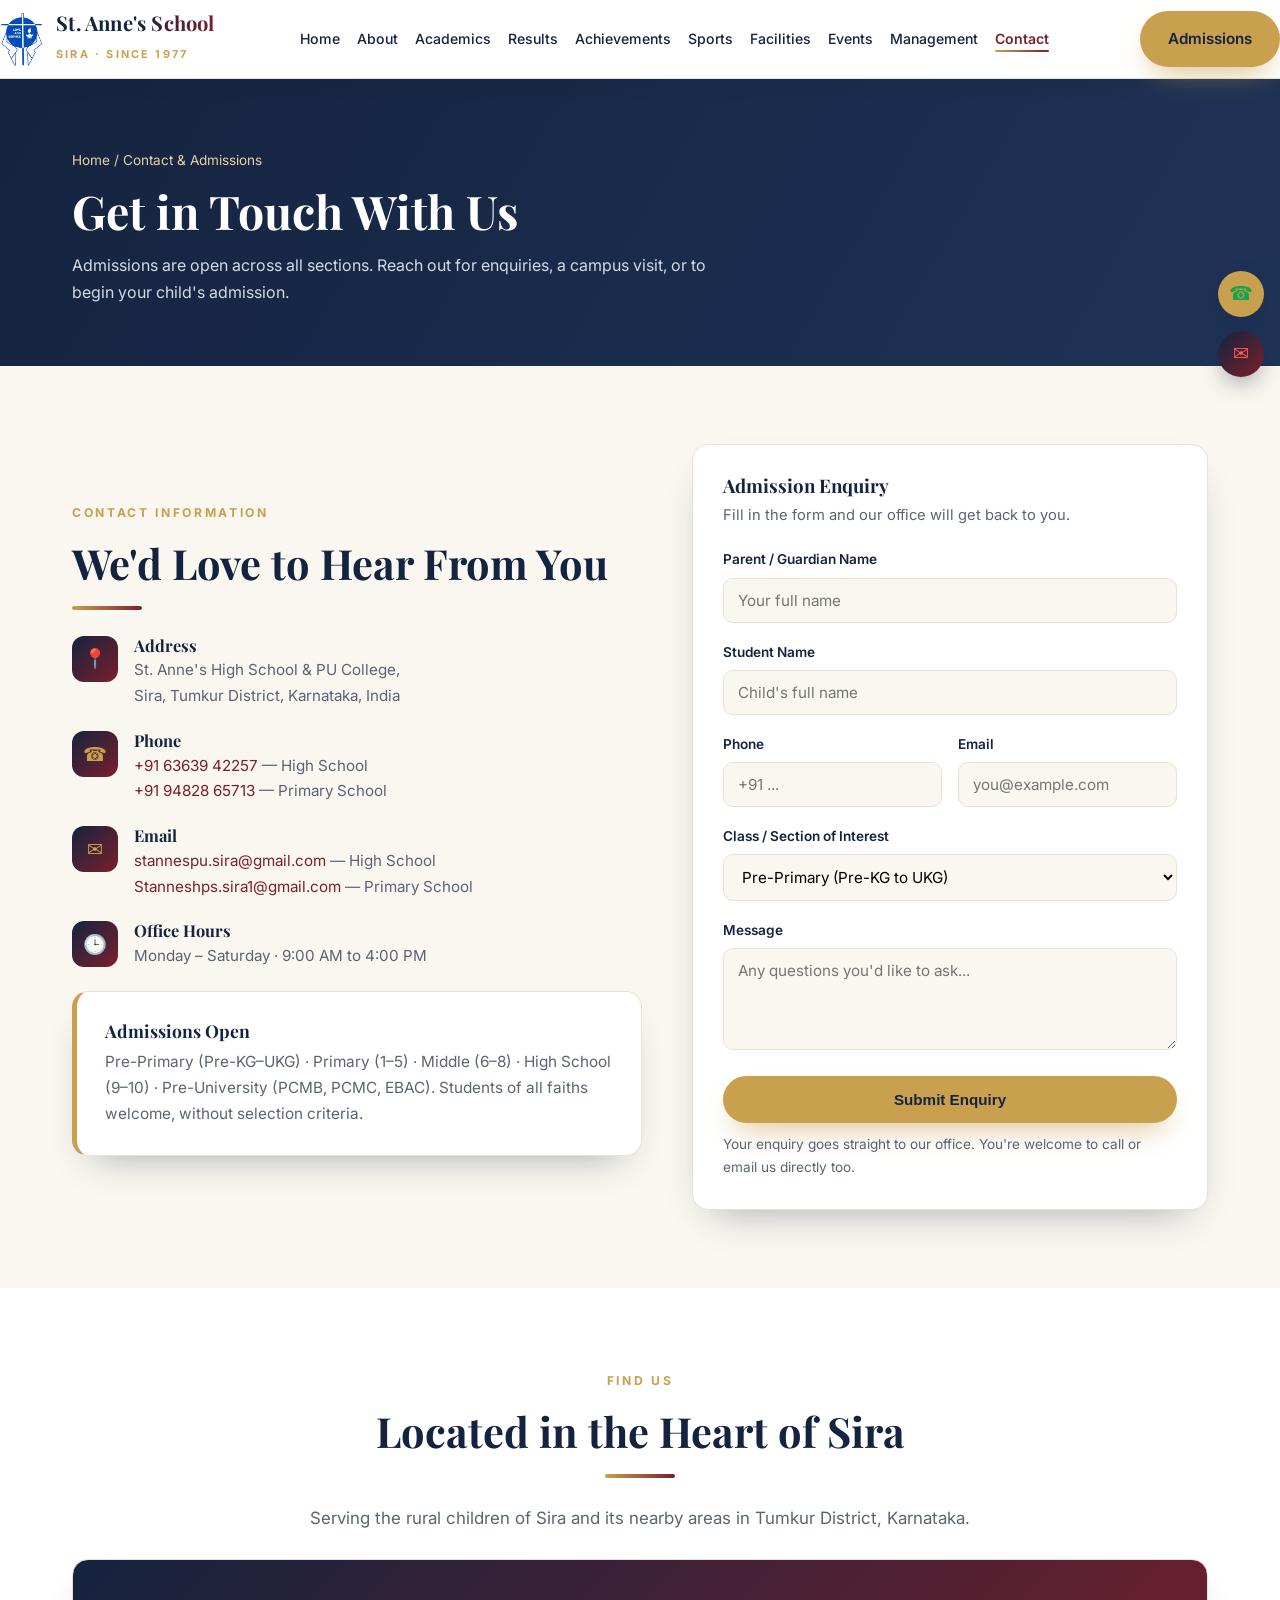
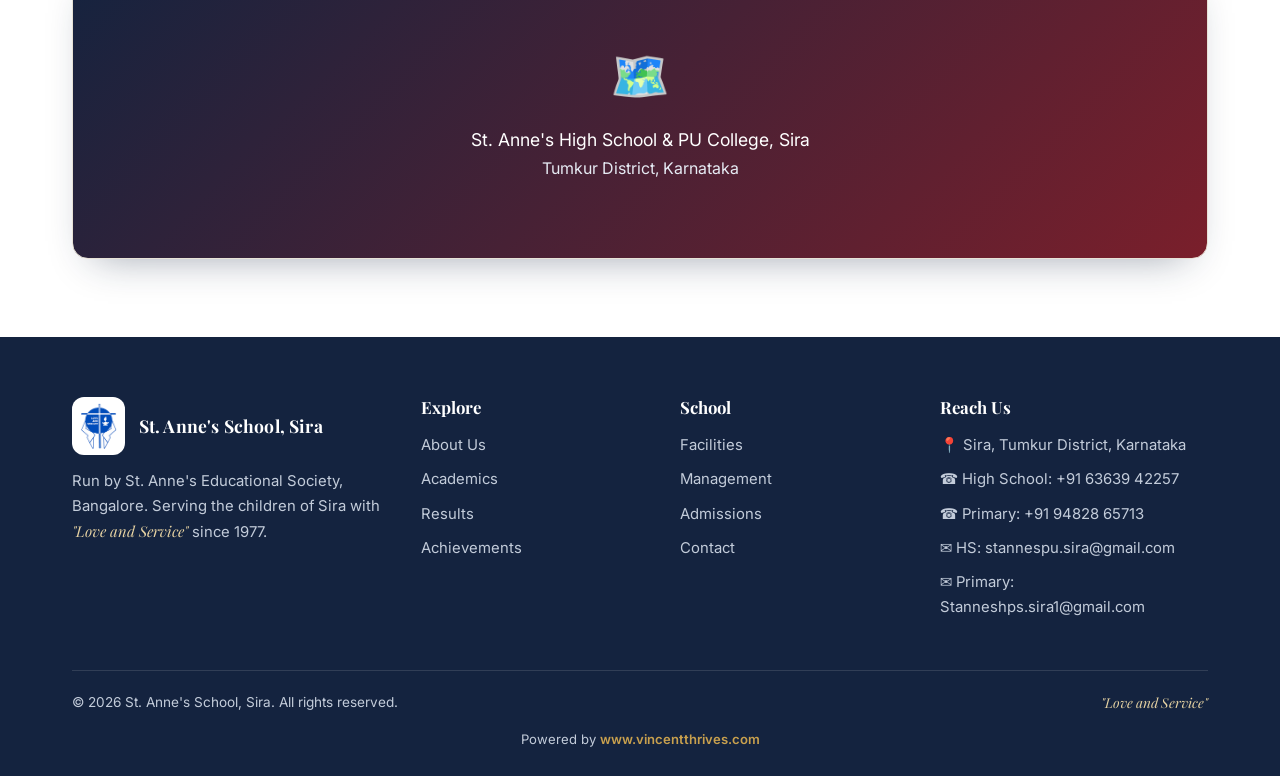
<file: contact.html>
<!DOCTYPE html>
<html lang="en">
<head>
  <meta charset="UTF-8" />
  <meta name="viewport" content="width=device-width, initial-scale=1.0" />
  <title>Contact &amp; Admissions — St. Anne's School, Sira</title>
  <meta name="description" content="Contact St. Anne's School, Sira for admissions and enquiries. Pre-Primary to Pre-University admissions open." />
  <link rel="preconnect" href="https://fonts.googleapis.com">
  <link rel="preconnect" href="https://fonts.gstatic.com" crossorigin>
  <link href="https://fonts.googleapis.com/css2?family=Inter:wght@400;500;600;700&family=Playfair+Display:ital,wght@0,600;0,700;1,600&display=swap" rel="stylesheet">
  <link rel="icon" type="image/png" href="assets/img/logo.png" />
  <link rel="stylesheet" href="assets/css/style.css" />
</head>
<body>
  <!-- Floating quick-contact (right side) -->
  <div class="contact-fab" aria-label="Quick contact">
    <a href="tel:+916363942257" class="contact-fab-btn cf-call" aria-label="Call St. Anne's School">
      <span class="cf-ico">&#9742;&#65038;</span><span class="cf-label">+91 63639 42257</span>
    </a>
    <a href="https://mail.google.com/mail/?view=cm&amp;fs=1&amp;to=stannespu.sira@gmail.com" target="_blank" rel="noopener" class="contact-fab-btn cf-mail" aria-label="Email St. Anne's School">
      <span class="cf-ico">&#9993;&#65038;</span><span class="cf-label">stannespu.sira@gmail.com</span>
    </a>
  </div>

  <header class="site-header">
    <div class="container nav">
      <a class="brand" href="index.html">
        <img class="crest" src="assets/img/logo.png" alt="St. Anne's School, Sira crest" />
        <span>
          <span class="brand-name">St. Anne's School</span><br>
          <span class="brand-sub">Sira · Since 1977</span>
        </span>
      </a>
      <nav>
        <ul class="nav-links">
          <li><a href="index.html">Home</a></li>
          <li><a href="about.html">About</a></li>
          <li><a href="academics.html">Academics</a></li>
          <li><a href="results.html">Results</a></li>
          <li><a href="achievements.html">Achievements</a></li>
          <li><a href="sports.html">Sports</a></li>
          <li><a href="facilities.html">Facilities</a></li>
          <li><a href="events.html">Events</a></li>
          <li><a href="management.html">Management</a></li>
          <li><a href="contact.html" class="active">Contact</a></li>
        </ul>
      </nav>
      <a href="contact.html" class="btn btn-gold nav-cta">Admissions</a>
      <button class="nav-toggle" aria-label="Open menu"><span></span><span></span><span></span></button>
    </div>
  </header>

  <section class="page-hero">
    <div class="container">
      <div class="crumbs"><a href="index.html">Home</a> / Contact &amp; Admissions</div>
      <h1>Get in Touch With Us</h1>
      <p>Admissions are open across all sections. Reach out for enquiries, a campus visit, or to begin your child's admission.</p>
    </div>
  </section>

  <section class="section">
    <div class="container split">
      <!-- Info -->
      <div class="reveal">
        <span class="eyebrow">Contact Information</span>
        <h2 class="section-title">We'd Love to Hear From You</h2>
        <div class="gold-rule"></div>

        <div class="info-row">
          <div class="ico">📍</div>
          <div>
            <h4>Address</h4>
            <p>St. Anne's High School &amp; PU College,<br>Sira, Tumkur District, Karnataka, India</p>
          </div>
        </div>
        <div class="info-row">
          <div class="ico">☎</div>
          <div>
            <h4>Phone</h4>
            <p>
              <a href="tel:+916363942257">+91 63639 42257</a> — High School<br>
              <a href="tel:+919482865713">+91 94828 65713</a> — Primary School
            </p>
          </div>
        </div>
        <div class="info-row">
          <div class="ico">✉</div>
          <div>
            <h4>Email</h4>
            <p>
              <a href="mailto:stannespu.sira@gmail.com">stannespu.sira@gmail.com</a> — High School<br>
              <a href="mailto:Stanneshps.sira1@gmail.com">Stanneshps.sira1@gmail.com</a> — Primary School
            </p>
          </div>
        </div>
        <div class="info-row">
          <div class="ico">🕒</div>
          <div>
            <h4>Office Hours</h4>
            <p>Monday – Saturday · 9:00 AM to 4:00 PM</p>
          </div>
        </div>

        <div class="card" style="margin-top:18px;border-left:5px solid var(--gold);">
          <h3 style="font-size:1.1rem;">Admissions Open</h3>
          <p style="color:var(--muted);">Pre-Primary (Pre-KG–UKG) · Primary (1–5) · Middle (6–8) · High School (9–10) · Pre-University (PCMB, PCMC, EBAC). Students of all faiths welcome, without selection criteria.</p>
        </div>
      </div>

      <!-- Form -->
      <div class="form-card reveal">
        <h3 style="margin-bottom:6px;">Admission Enquiry</h3>
        <p style="color:var(--muted);font-size:.92rem;margin-bottom:20px;">Fill in the form and our office will get back to you.</p>
        <form id="enquiry-form" action="https://api.web3forms.com/submit" method="POST">
          <input type="hidden" name="access_key" value="c40eeae7-8253-4726-a815-7ca54e7b9f1a">
          <input type="hidden" name="subject" value="New Admission Enquiry — St. Anne's School website">
          <input type="hidden" name="from_name" value="St. Anne's School, Sira — Website">
          <!-- honeypot spam filter -->
          <input type="checkbox" name="botcheck" tabindex="-1" autocomplete="off" style="display:none;">
          <div class="field">
            <label for="pname">Parent / Guardian Name</label>
            <input id="pname" name="Parent / Guardian Name" type="text" placeholder="Your full name" required>
          </div>
          <div class="field">
            <label for="sname">Student Name</label>
            <input id="sname" name="Student Name" type="text" placeholder="Child's full name" required>
          </div>
          <div class="grid grid-2" style="gap:16px;">
            <div class="field">
              <label for="phone">Phone</label>
              <input id="phone" name="Phone" type="tel" placeholder="+91 ..." required>
            </div>
            <div class="field">
              <label for="email">Email</label>
              <input id="email" name="Email" type="email" placeholder="you@example.com">
            </div>
          </div>
          <div class="field">
            <label for="grade">Class / Section of Interest</label>
            <select id="grade" name="Class / Section of Interest">
              <option>Pre-Primary (Pre-KG to UKG)</option>
              <option>Primary (Grades 1–5)</option>
              <option>Middle School (Grades 6–8)</option>
              <option>High School (Grades 9–10)</option>
              <option>Pre-University — Science (PCMB / PCMC)</option>
              <option>Pre-University — Commerce (EBAC)</option>
            </select>
          </div>
          <div class="field">
            <label for="msg">Message</label>
            <textarea id="msg" name="Message" rows="4" placeholder="Any questions you'd like to ask..."></textarea>
          </div>
          <button type="submit" class="btn btn-gold" style="width:100%;justify-content:center;">Submit Enquiry</button>
          <p id="form-status" class="form-note" style="display:none;font-weight:600;"></p>
          <p class="form-note">Your enquiry goes straight to our office. You're welcome to call or email us directly too.</p>
        </form>
      </div>
    </div>
  </section>

  <!-- Map placeholder -->
  <section class="section alt">
    <div class="container">
      <div class="center">
        <span class="eyebrow">Find Us</span>
        <h2 class="section-title">Located in the Heart of Sira</h2>
        <div class="gold-rule"></div>
        <p class="section-lead">Serving the rural children of Sira and its nearby areas in Tumkur District, Karnataka.</p>
      </div>
      <div class="photo-frame reveal" style="margin-top:26px;min-height:300px;display:grid;place-items:center;background:linear-gradient(135deg,var(--navy),var(--maroon));color:#fff;text-align:center;">
        <div style="padding:30px;">
          <div style="font-size:3rem;">🗺️</div>
          <p style="color:#fff;font-size:1.1rem;margin-top:8px;">St. Anne's High School &amp; PU College, Sira</p>
          <p style="color:#e6ebf4;">Tumkur District, Karnataka</p>
        </div>
      </div>
    </div>
  </section>

  <footer class="site-footer">
    <div class="container">
      <div class="footer-grid">
        <div>
          <div class="foot-brand">
            <img class="crest" src="assets/img/logo.png" alt="St. Anne's School, Sira crest" />
            <span class="brand-name">St. Anne's School, Sira</span>
          </div>
          <p style="font-size:.93rem;">Run by St. Anne's Educational Society, Bangalore. Serving the children of Sira with <span class="motto">"Love and Service"</span> since 1977.</p>
        </div>
        <div>
          <h4>Explore</h4>
          <ul class="foot-links">
            <li><a href="about.html">About Us</a></li>
            <li><a href="academics.html">Academics</a></li>
            <li><a href="results.html">Results</a></li>
            <li><a href="achievements.html">Achievements</a></li>
          </ul>
        </div>
        <div>
          <h4>School</h4>
          <ul class="foot-links">
            <li><a href="facilities.html">Facilities</a></li>
            <li><a href="management.html">Management</a></li>
            <li><a href="contact.html">Admissions</a></li>
            <li><a href="contact.html">Contact</a></li>
          </ul>
        </div>
        <div>
          <h4>Reach Us</h4>
          <ul class="foot-links">
            <li>📍 Sira, Tumkur District, Karnataka</li>
            <li>☎ High School: +91 63639 42257</li>
            <li>☎ Primary: +91 94828 65713</li>
            <li>✉ HS: stannespu.sira@gmail.com</li>
            <li>✉ Primary: Stanneshps.sira1@gmail.com</li>
          </ul>
        </div>
      </div>
      <div class="footer-bottom">
        <span>© <span data-year>2026</span> St. Anne's School, Sira. All rights reserved.</span>
        <span class="motto">"Love and Service"</span>
      </div>
      <div class="footer-credit">Powered by <a href="https://www.vincentthrives.com" target="_blank" rel="noopener">www.vincentthrives.com</a></div>
    </div>
  </footer>

  <script src="assets/js/main.js"></script>
</body>
</html>
</file>
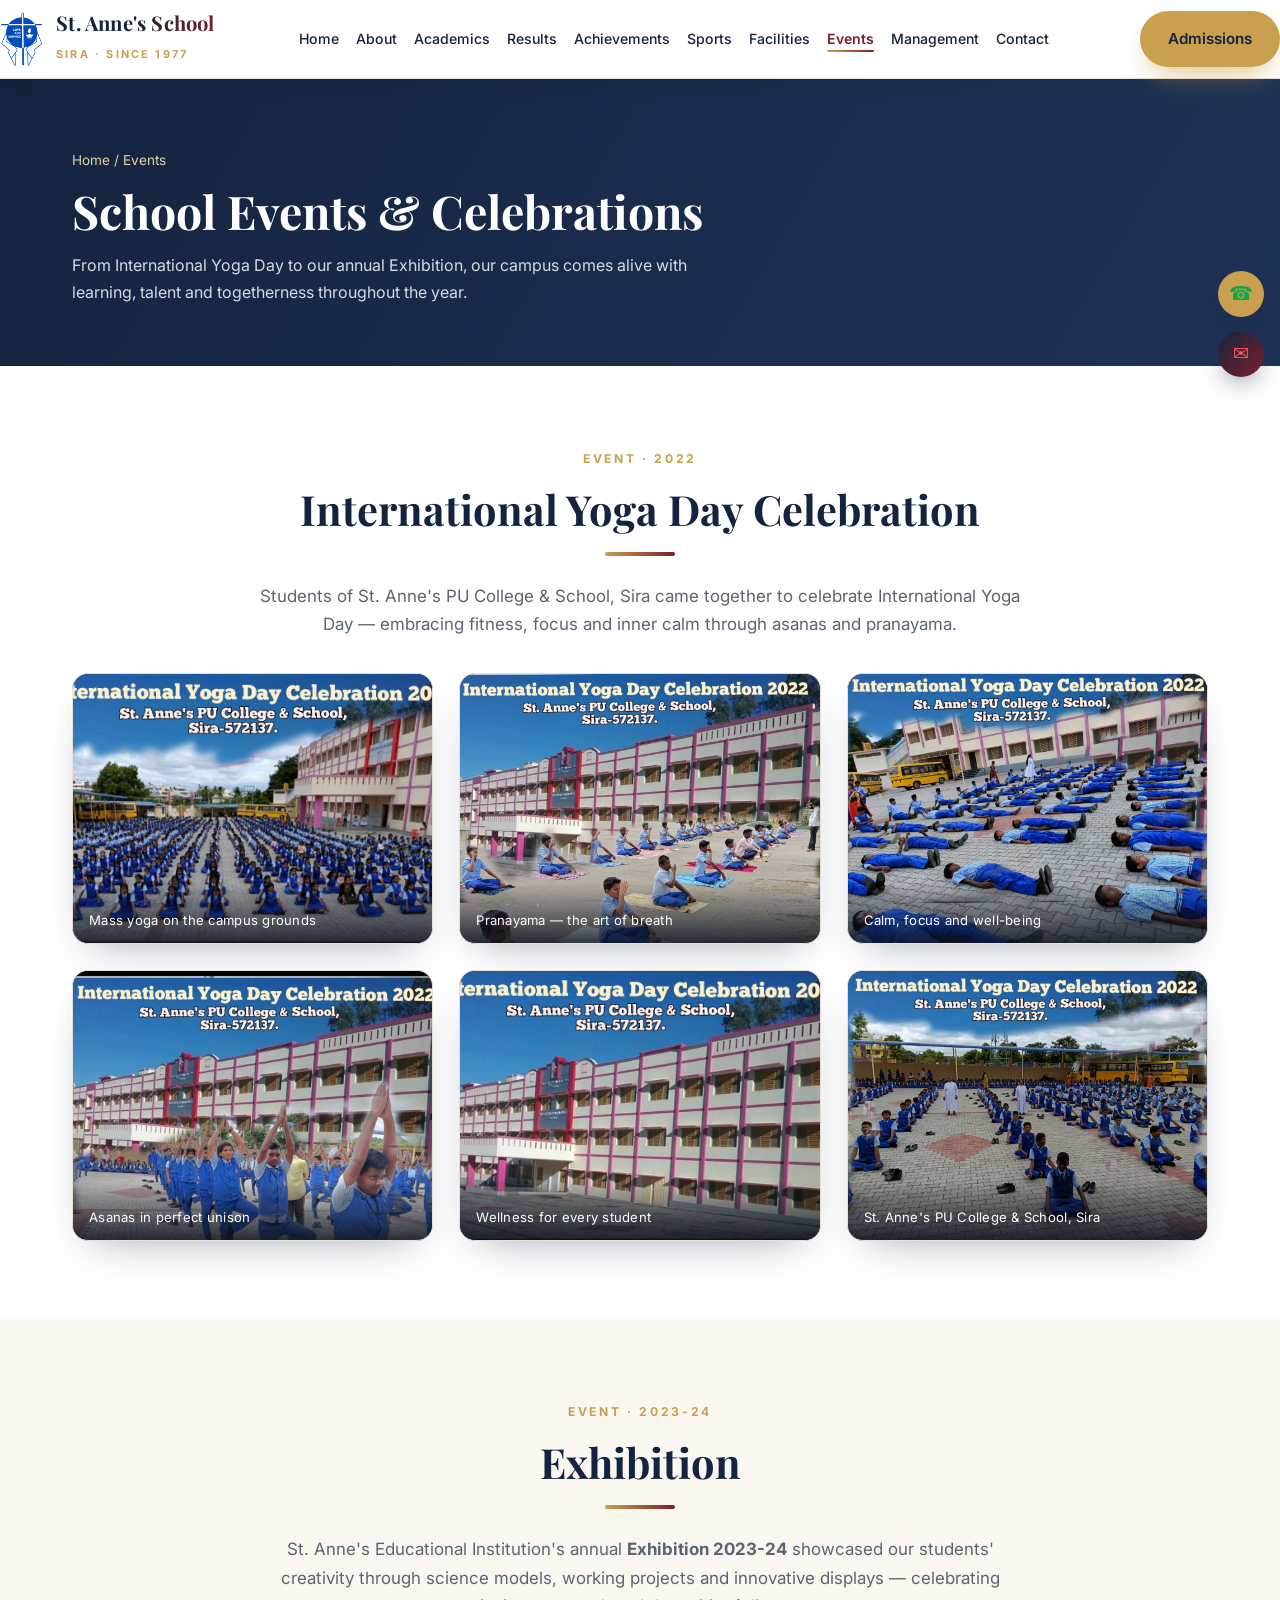
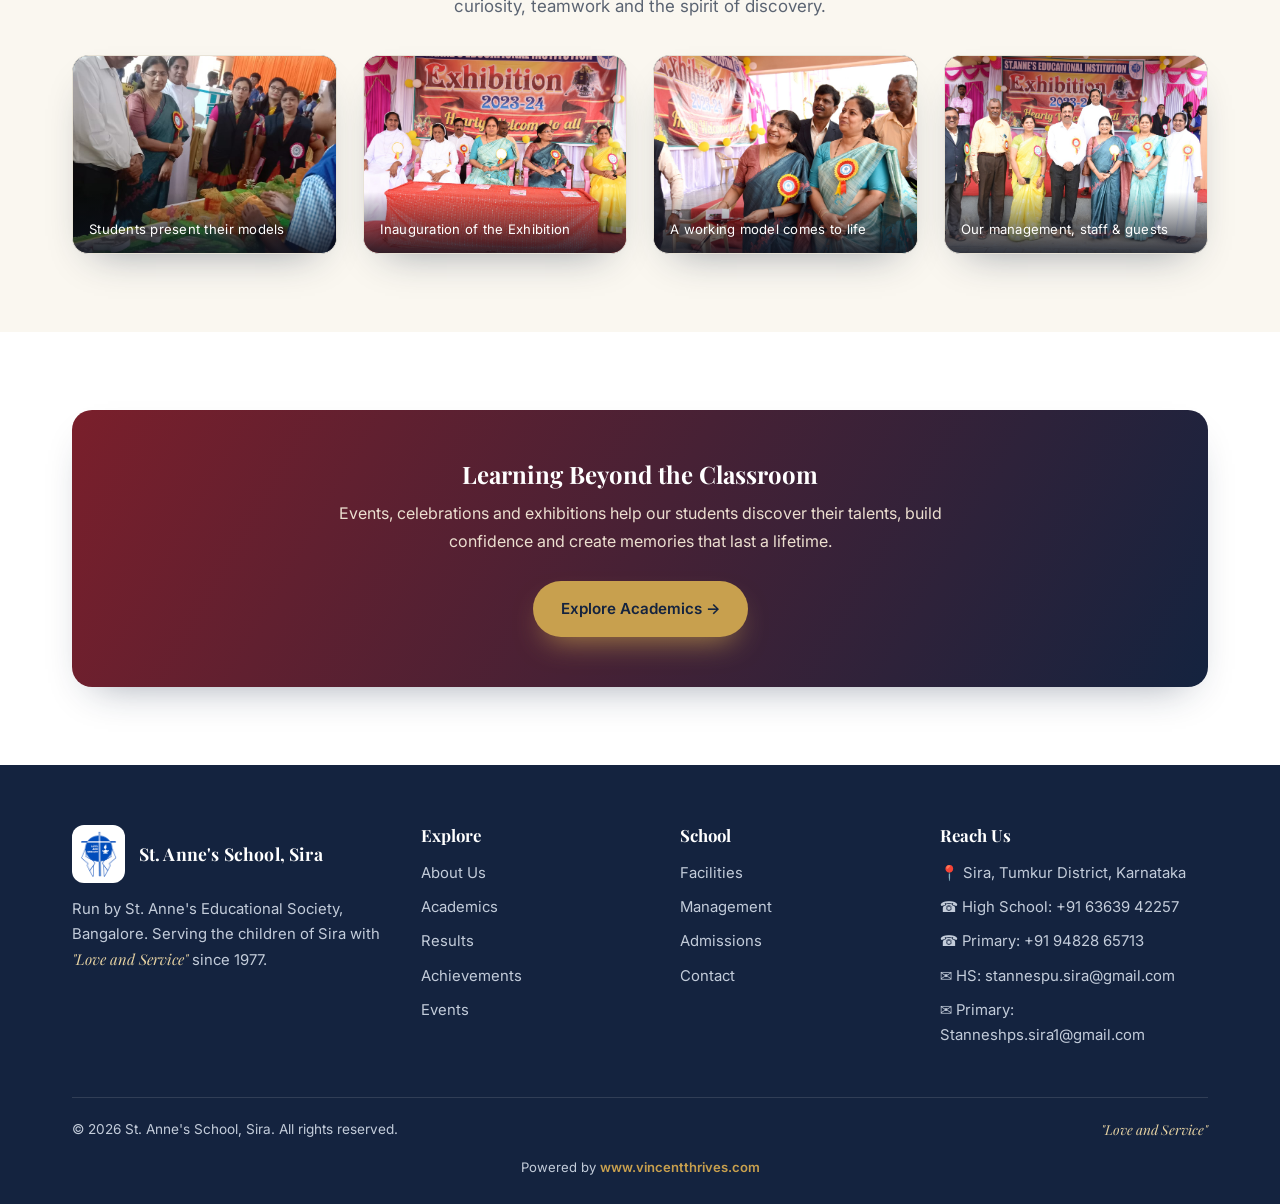
<file: events.html>
<!DOCTYPE html>
<html lang="en">
<head>
  <meta charset="UTF-8" />
  <meta name="viewport" content="width=device-width, initial-scale=1.0" />
  <title>Events — St. Anne's School, Sira</title>
  <meta name="description" content="School events at St. Anne's School, Sira — International Yoga Day, the annual Exhibition and more celebrations of learning, talent and togetherness." />
  <link rel="preconnect" href="https://fonts.googleapis.com">
  <link rel="preconnect" href="https://fonts.gstatic.com" crossorigin>
  <link href="https://fonts.googleapis.com/css2?family=Inter:wght@400;500;600;700&family=Playfair+Display:ital,wght@0,600;0,700;1,600&display=swap" rel="stylesheet">
  <link rel="icon" type="image/png" href="assets/img/logo.png" />
  <link rel="stylesheet" href="assets/css/style.css" />
</head>
<body>
  <!-- Floating quick-contact (right side) -->
  <div class="contact-fab" aria-label="Quick contact">
    <a href="tel:+916363942257" class="contact-fab-btn cf-call" aria-label="Call St. Anne's School">
      <span class="cf-ico">&#9742;&#65038;</span><span class="cf-label">+91 63639 42257</span>
    </a>
    <a href="https://mail.google.com/mail/?view=cm&amp;fs=1&amp;to=stannespu.sira@gmail.com" target="_blank" rel="noopener" class="contact-fab-btn cf-mail" aria-label="Email St. Anne's School">
      <span class="cf-ico">&#9993;&#65038;</span><span class="cf-label">stannespu.sira@gmail.com</span>
    </a>
  </div>

  <header class="site-header">
    <div class="container nav">
      <a class="brand" href="index.html">
        <img class="crest" src="assets/img/logo.png" alt="St. Anne's School, Sira crest" />
        <span>
          <span class="brand-name">St. Anne's School</span><br>
          <span class="brand-sub">Sira · Since 1977</span>
        </span>
      </a>
      <nav>
        <ul class="nav-links">
          <li><a href="index.html">Home</a></li>
          <li><a href="about.html">About</a></li>
          <li><a href="academics.html">Academics</a></li>
          <li><a href="results.html">Results</a></li>
          <li><a href="achievements.html">Achievements</a></li>
          <li><a href="sports.html">Sports</a></li>
          <li><a href="facilities.html">Facilities</a></li>
          <li><a href="events.html" class="active">Events</a></li>
          <li><a href="management.html">Management</a></li>
          <li><a href="contact.html">Contact</a></li>
        </ul>
      </nav>
      <a href="contact.html" class="btn btn-gold nav-cta">Admissions</a>
      <button class="nav-toggle" aria-label="Open menu"><span></span><span></span><span></span></button>
    </div>
  </header>

  <section class="page-hero">
    <div class="container">
      <div class="crumbs"><a href="index.html">Home</a> / Events</div>
      <h1>School Events &amp; Celebrations</h1>
      <p>From International Yoga Day to our annual Exhibition, our campus comes alive with learning, talent and togetherness throughout the year.</p>
    </div>
  </section>

  <!-- International Yoga Day -->
  <section class="section alt">
    <div class="container">
      <div class="center">
        <span class="eyebrow">Event · 2022</span>
        <h2 class="section-title">International Yoga Day Celebration</h2>
        <div class="gold-rule"></div>
        <p class="section-lead">Students of St. Anne's PU College &amp; School, Sira came together to celebrate International Yoga Day — embracing fitness, focus and inner calm through asanas and pranayama.</p>
      </div>
      <div class="grid grid-3 yoga-gallery" style="margin-top:34px;">
        <div class="award-photo reveal"><img src="assets/img/yoga-1.jpeg" alt="Students performing mass yoga on International Yoga Day 2022" /><span class="award-cap">Mass yoga on the campus grounds</span></div>
        <div class="award-photo reveal"><img src="assets/img/yoga-2.jpeg" alt="Students practising pranayama, International Yoga Day 2022" /><span class="award-cap">Pranayama — the art of breath</span></div>
        <div class="award-photo reveal"><img src="assets/img/yoga-3.jpeg" alt="Students in relaxation pose, International Yoga Day 2022" /><span class="award-cap">Calm, focus and well-being</span></div>
        <div class="award-photo reveal"><img src="assets/img/yoga-4.jpeg" alt="Students performing asanas, International Yoga Day 2022" /><span class="award-cap">Asanas in perfect unison</span></div>
        <div class="award-photo reveal"><img src="assets/img/yoga-5.jpeg" alt="Students practising yoga together, International Yoga Day 2022" /><span class="award-cap">Wellness for every student</span></div>
        <div class="award-photo reveal"><img src="assets/img/yoga-6.jpeg" alt="St. Anne's PU College and School campus, Sira" /><span class="award-cap">St. Anne's PU College &amp; School, Sira</span></div>
      </div>
    </div>
  </section>

  <!-- Exhibition -->
  <section class="section">
    <div class="container">
      <div class="center">
        <span class="eyebrow">Event · 2023-24</span>
        <h2 class="section-title">Exhibition</h2>
        <div class="gold-rule"></div>
        <p class="section-lead">St. Anne's Educational Institution's annual <strong>Exhibition 2023-24</strong> showcased our students' creativity through science models, working projects and innovative displays — celebrating curiosity, teamwork and the spirit of discovery.</p>
      </div>
      <div class="grid grid-4" style="margin-top:34px;">
        <div class="award-photo reveal"><img src="assets/img/exhibition-1.jpeg" alt="Student presenting a science model at the Exhibition 2023-24" /><span class="award-cap">Students present their models</span></div>
        <div class="award-photo reveal"><img src="assets/img/exhibition-2.jpeg" alt="Inauguration of the Exhibition 2023-24" /><span class="award-cap">Inauguration of the Exhibition</span></div>
        <div class="award-photo reveal"><img src="assets/img/exhibition-3.jpeg" alt="Switching on a working model at the Exhibition 2023-24" /><span class="award-cap">A working model comes to life</span></div>
        <div class="award-photo reveal"><img src="assets/img/exhibition-4.jpeg" alt="Management, staff and guests at the Exhibition 2023-24" /><span class="award-cap">Our management, staff &amp; guests</span></div>
      </div>
    </div>
  </section>

  <section class="section alt">
    <div class="container">
      <div class="cta-band reveal">
        <h2>Learning Beyond the Classroom</h2>
        <p>Events, celebrations and exhibitions help our students discover their talents, build confidence and create memories that last a lifetime.</p>
        <a href="academics.html" class="btn btn-gold">Explore Academics →</a>
      </div>
    </div>
  </section>

  <footer class="site-footer">
    <div class="container">
      <div class="footer-grid">
        <div>
          <div class="foot-brand">
            <img class="crest" src="assets/img/logo.png" alt="St. Anne's School, Sira crest" />
            <span class="brand-name">St. Anne's School, Sira</span>
          </div>
          <p style="font-size:.93rem;">Run by St. Anne's Educational Society, Bangalore. Serving the children of Sira with <span class="motto">"Love and Service"</span> since 1977.</p>
        </div>
        <div>
          <h4>Explore</h4>
          <ul class="foot-links">
            <li><a href="about.html">About Us</a></li>
            <li><a href="academics.html">Academics</a></li>
            <li><a href="results.html">Results</a></li>
            <li><a href="achievements.html">Achievements</a></li>
            <li><a href="events.html">Events</a></li>
          </ul>
        </div>
        <div>
          <h4>School</h4>
          <ul class="foot-links">
            <li><a href="facilities.html">Facilities</a></li>
            <li><a href="management.html">Management</a></li>
            <li><a href="contact.html">Admissions</a></li>
            <li><a href="contact.html">Contact</a></li>
          </ul>
        </div>
        <div>
          <h4>Reach Us</h4>
          <ul class="foot-links">
            <li>📍 Sira, Tumkur District, Karnataka</li>
            <li>☎ High School: +91 63639 42257</li>
            <li>☎ Primary: +91 94828 65713</li>
            <li>✉ HS: stannespu.sira@gmail.com</li>
            <li>✉ Primary: Stanneshps.sira1@gmail.com</li>
          </ul>
        </div>
      </div>
      <div class="footer-bottom">
        <span>© <span data-year>2026</span> St. Anne's School, Sira. All rights reserved.</span>
        <span class="motto">"Love and Service"</span>
      </div>
      <div class="footer-credit">Powered by <a href="https://www.vincentthrives.com" target="_blank" rel="noopener">www.vincentthrives.com</a></div>
    </div>
  </footer>

  <script src="assets/js/main.js"></script>
</body>
</html>
</file>
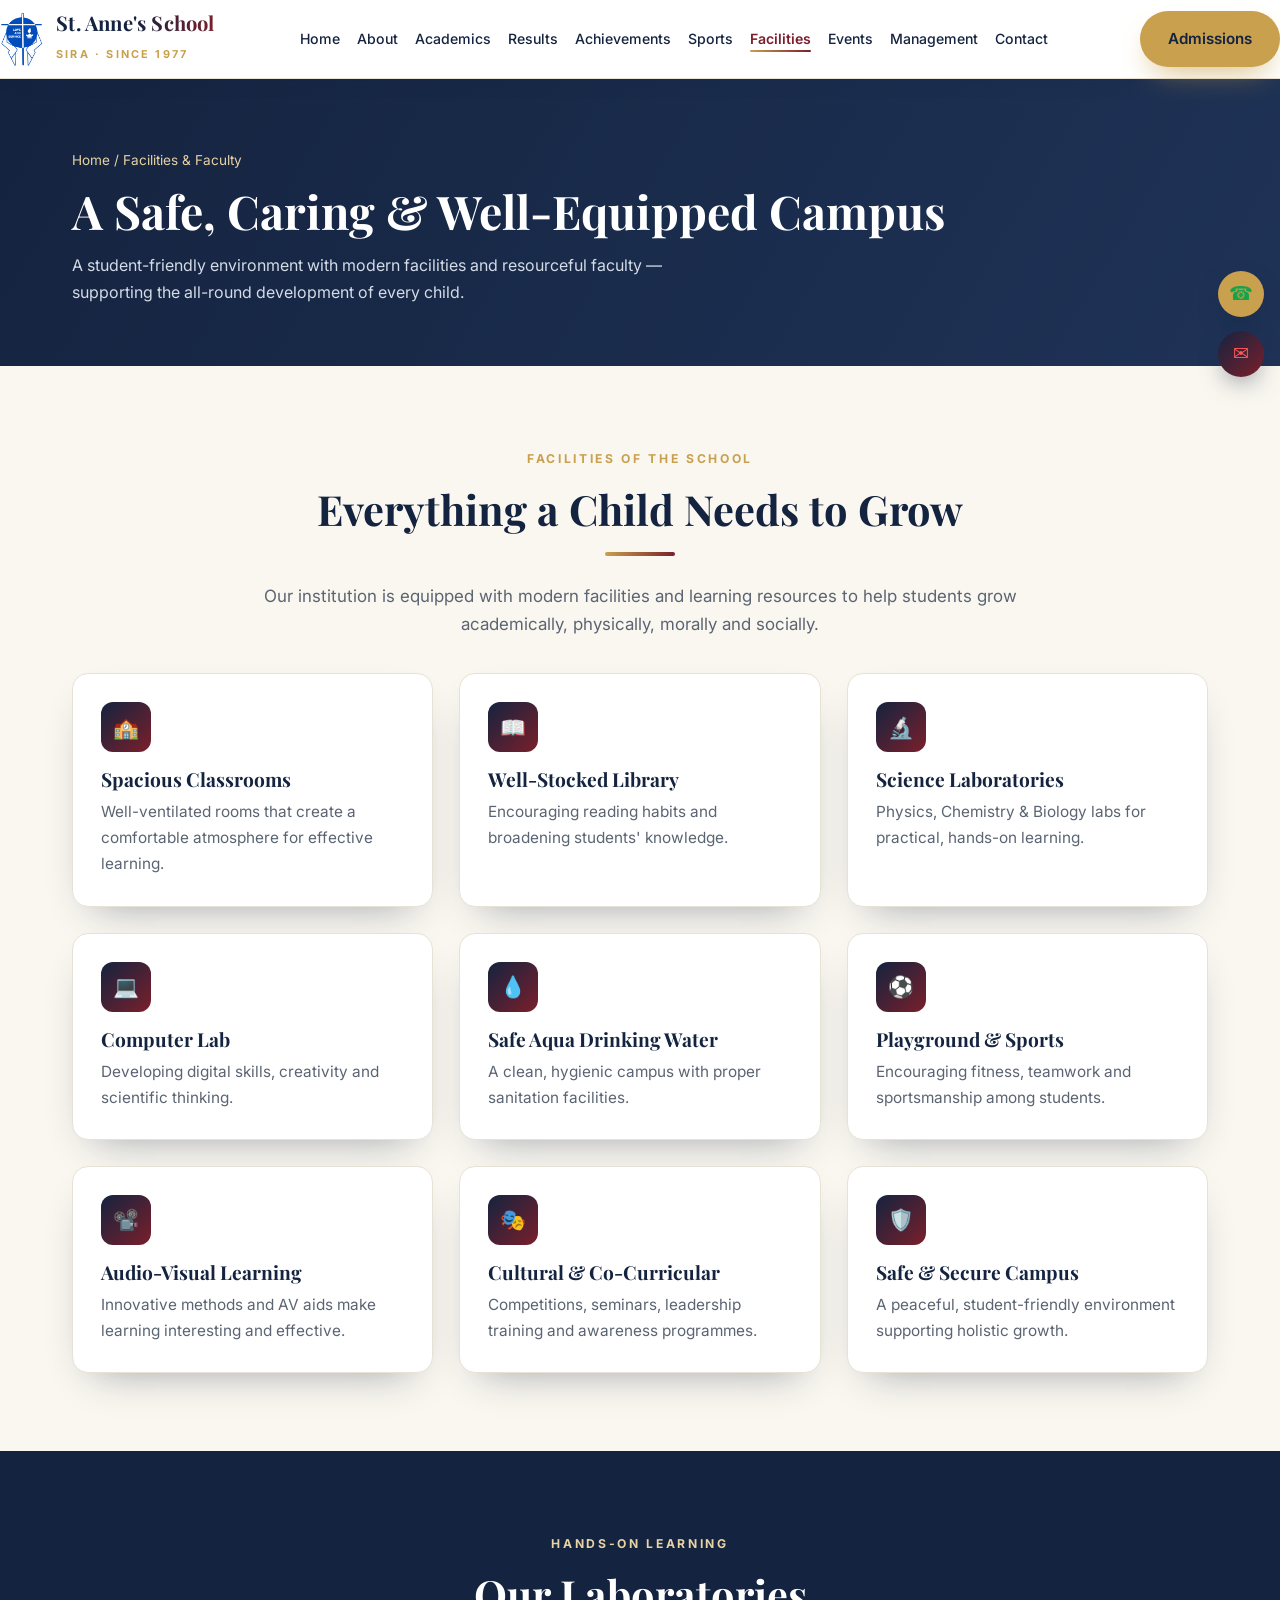
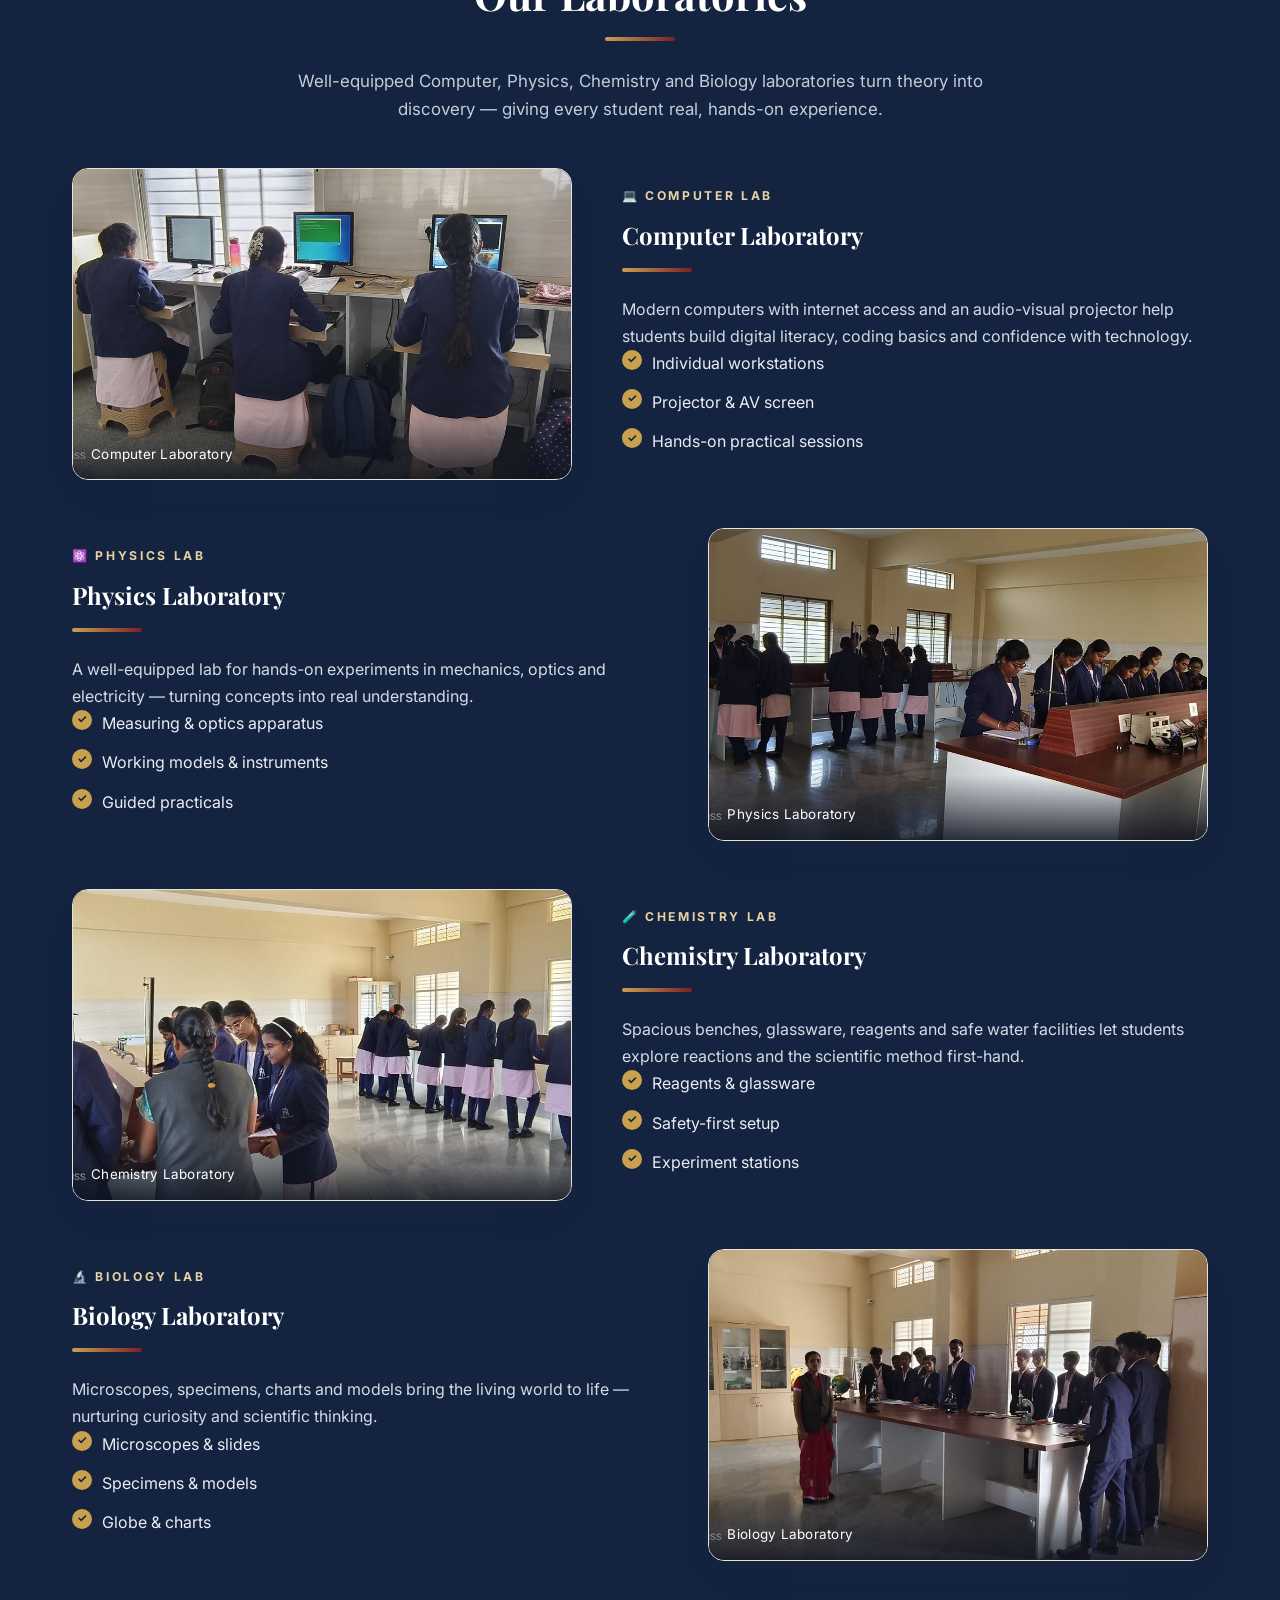
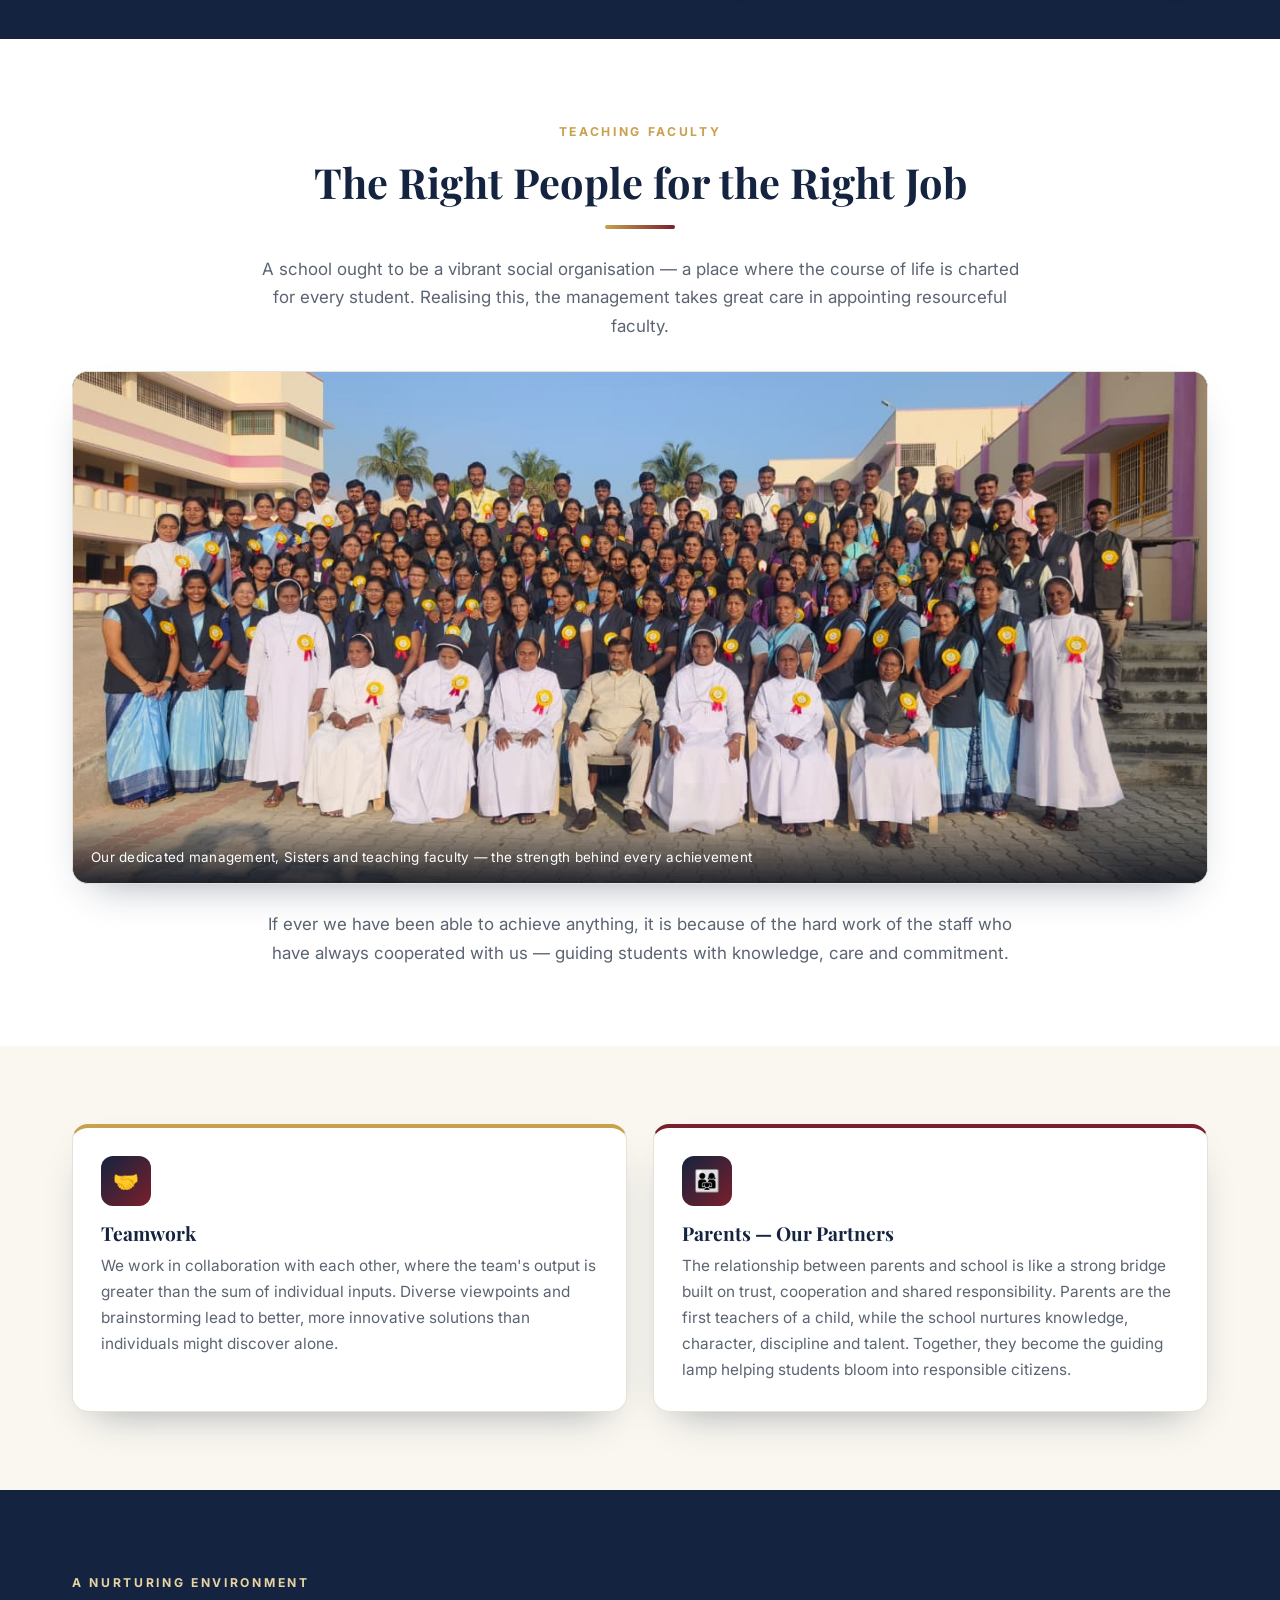
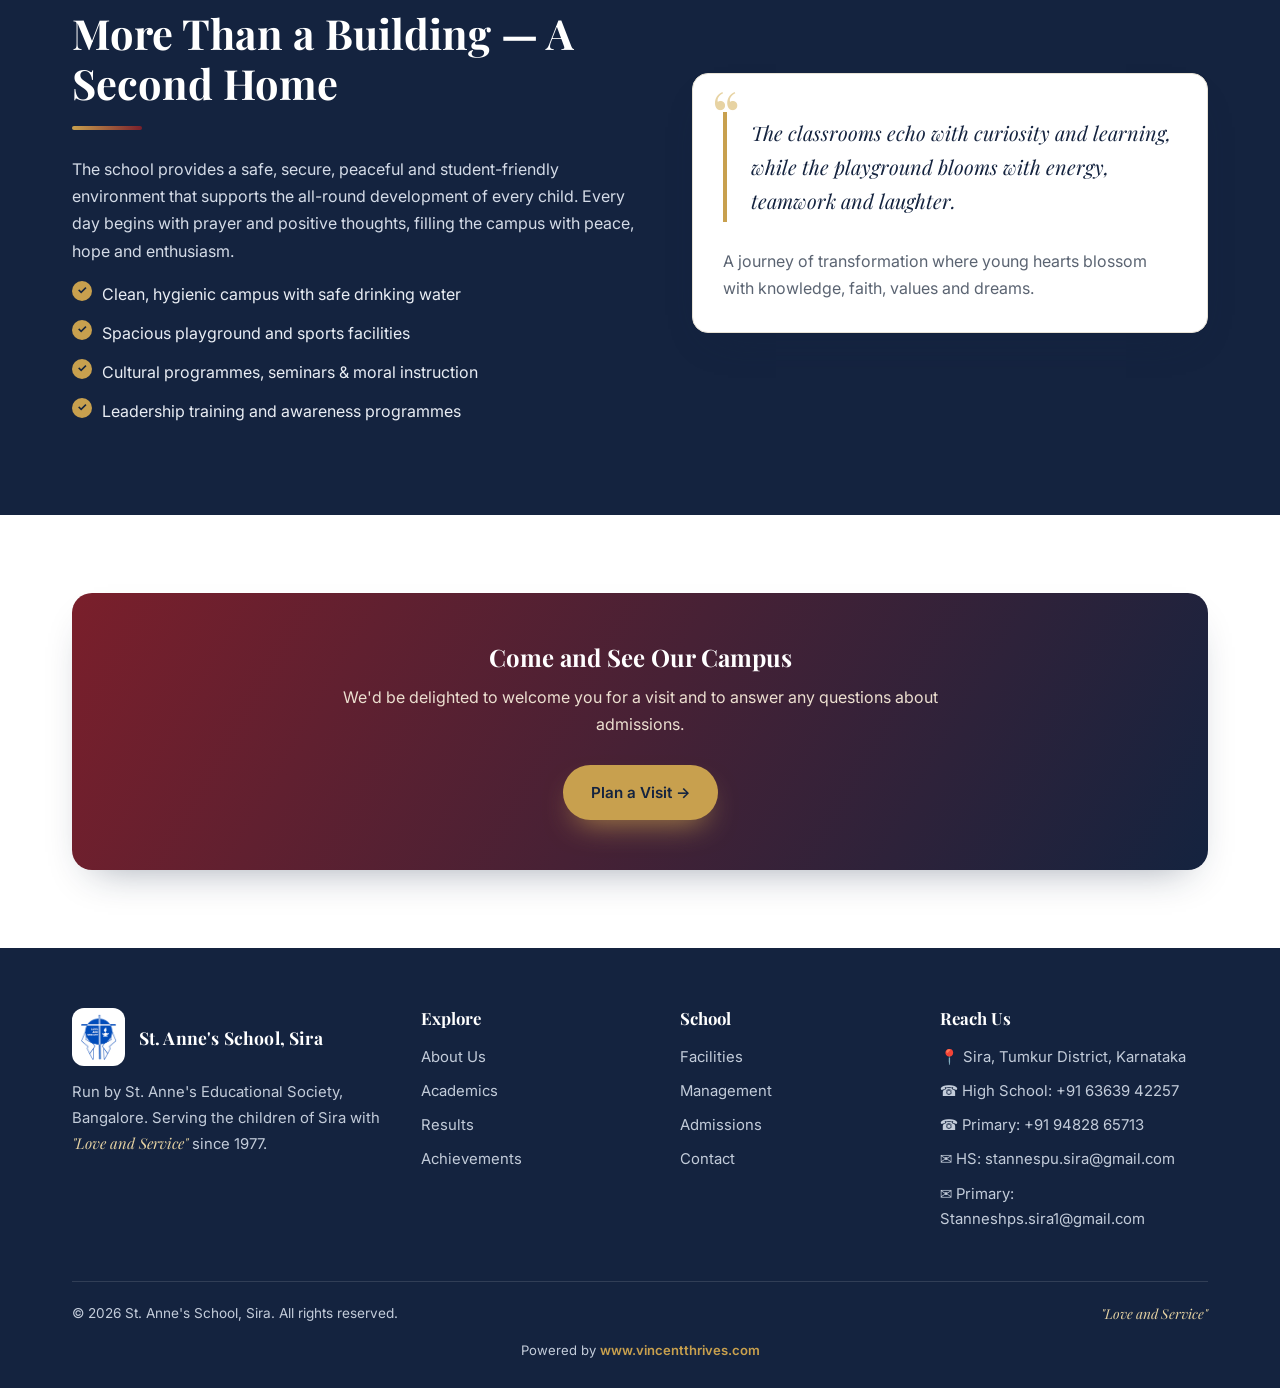
<file: facilities.html>
<!DOCTYPE html>
<html lang="en">
<head>
  <meta charset="UTF-8" />
  <meta name="viewport" content="width=device-width, initial-scale=1.0" />
  <title>Facilities &amp; Faculty — St. Anne's School, Sira</title>
  <meta name="description" content="Modern facilities at St. Anne's School, Sira — spacious classrooms, library, science and computer labs, safe campus, playground — along with our dedicated teaching faculty and the parent partnership." />
  <link rel="preconnect" href="https://fonts.googleapis.com">
  <link rel="preconnect" href="https://fonts.gstatic.com" crossorigin>
  <link href="https://fonts.googleapis.com/css2?family=Inter:wght@400;500;600;700&family=Playfair+Display:ital,wght@0,600;0,700;1,600&display=swap" rel="stylesheet">
  <link rel="icon" type="image/png" href="assets/img/logo.png" />
  <link rel="stylesheet" href="assets/css/style.css" />
</head>
<body>
  <!-- Floating quick-contact (right side) -->
  <div class="contact-fab" aria-label="Quick contact">
    <a href="tel:+916363942257" class="contact-fab-btn cf-call" aria-label="Call St. Anne's School">
      <span class="cf-ico">&#9742;&#65038;</span><span class="cf-label">+91 63639 42257</span>
    </a>
    <a href="https://mail.google.com/mail/?view=cm&amp;fs=1&amp;to=stannespu.sira@gmail.com" target="_blank" rel="noopener" class="contact-fab-btn cf-mail" aria-label="Email St. Anne's School">
      <span class="cf-ico">&#9993;&#65038;</span><span class="cf-label">stannespu.sira@gmail.com</span>
    </a>
  </div>

  <header class="site-header">
    <div class="container nav">
      <a class="brand" href="index.html">
        <img class="crest" src="assets/img/logo.png" alt="St. Anne's School, Sira crest" />
        <span>
          <span class="brand-name">St. Anne's School</span><br>
          <span class="brand-sub">Sira · Since 1977</span>
        </span>
      </a>
      <nav>
        <ul class="nav-links">
          <li><a href="index.html">Home</a></li>
          <li><a href="about.html">About</a></li>
          <li><a href="academics.html">Academics</a></li>
          <li><a href="results.html">Results</a></li>
          <li><a href="achievements.html">Achievements</a></li>
          <li><a href="sports.html">Sports</a></li>
          <li><a href="facilities.html" class="active">Facilities</a></li>
          <li><a href="events.html">Events</a></li>
          <li><a href="management.html">Management</a></li>
          <li><a href="contact.html">Contact</a></li>
        </ul>
      </nav>
      <a href="contact.html" class="btn btn-gold nav-cta">Admissions</a>
      <button class="nav-toggle" aria-label="Open menu"><span></span><span></span><span></span></button>
    </div>
  </header>

  <section class="page-hero">
    <div class="container">
      <div class="crumbs"><a href="index.html">Home</a> / Facilities &amp; Faculty</div>
      <h1>A Safe, Caring &amp; Well-Equipped Campus</h1>
      <p>A student-friendly environment with modern facilities and resourceful faculty — supporting the all-round development of every child.</p>
    </div>
  </section>

  <!-- Facilities grid -->
  <section class="section">
    <div class="container">
      <div class="center">
        <span class="eyebrow">Facilities of the School</span>
        <h2 class="section-title">Everything a Child Needs to Grow</h2>
        <div class="gold-rule"></div>
        <p class="section-lead">Our institution is equipped with modern facilities and learning resources to help students grow academically, physically, morally and socially.</p>
      </div>
      <div class="grid grid-3" style="margin-top:34px;">
        <div class="card reveal"><div class="ico">🏫</div><h3>Spacious Classrooms</h3><p>Well-ventilated rooms that create a comfortable atmosphere for effective learning.</p></div>
        <div class="card reveal"><div class="ico">📖</div><h3>Well-Stocked Library</h3><p>Encouraging reading habits and broadening students' knowledge.</p></div>
        <div class="card reveal"><div class="ico">🔬</div><h3>Science Laboratories</h3><p>Physics, Chemistry &amp; Biology labs for practical, hands-on learning.</p></div>
        <div class="card reveal"><div class="ico">💻</div><h3>Computer Lab</h3><p>Developing digital skills, creativity and scientific thinking.</p></div>
        <div class="card reveal"><div class="ico">💧</div><h3>Safe Aqua Drinking Water</h3><p>A clean, hygienic campus with proper sanitation facilities.</p></div>
        <div class="card reveal"><div class="ico">⚽</div><h3>Playground &amp; Sports</h3><p>Encouraging fitness, teamwork and sportsmanship among students.</p></div>
        <div class="card reveal"><div class="ico">📽️</div><h3>Audio-Visual Learning</h3><p>Innovative methods and AV aids make learning interesting and effective.</p></div>
        <div class="card reveal"><div class="ico">🎭</div><h3>Cultural &amp; Co-Curricular</h3><p>Competitions, seminars, leadership training and awareness programmes.</p></div>
        <div class="card reveal"><div class="ico">🛡️</div><h3>Safe &amp; Secure Campus</h3><p>A peaceful, student-friendly environment supporting holistic growth.</p></div>
      </div>
    </div>
  </section>

  <!-- Our Laboratories (zigzag) -->
  <section class="section navy">
    <div class="container">
      <div class="center">
        <span class="eyebrow">Hands-On Learning</span>
        <h2 class="section-title">Our Laboratories</h2>
        <div class="gold-rule"></div>
        <p class="section-lead">Well-equipped Computer, Physics, Chemistry and Biology laboratories turn theory into discovery — giving every student real, hands-on experience.</p>
      </div>

      <!-- Computer Lab — image left -->
      <div class="lab-row">
        <div class="lab-head reveal"><span class="eyebrow">💻 Computer Lab</span><h3 style="font-size:1.5rem;">Computer Laboratory</h3><div class="gold-rule"></div></div>
        <div class="photo-frame reveal"><img src="assets/img/lab-computer.jpeg" alt="Computer Laboratory at St. Anne's, Sira" /><span class="cap">Computer Laboratory</span></div>
        <div class="lab-body reveal"><p style="color:#d4dbe7;">Modern computers with internet access and an audio-visual projector help students build digital literacy, coding basics and confidence with technology.</p><ul class="ticks"><li>Individual workstations</li><li>Projector &amp; AV screen</li><li>Hands-on practical sessions</li></ul></div>
      </div>

      <!-- Physics Lab — image right -->
      <div class="lab-row img-right">
        <div class="lab-head reveal"><span class="eyebrow">⚛️ Physics Lab</span><h3 style="font-size:1.5rem;">Physics Laboratory</h3><div class="gold-rule"></div></div>
        <div class="photo-frame reveal"><img src="assets/img/lab-physics.jpeg" alt="Physics Laboratory at St. Anne's, Sira" /><span class="cap">Physics Laboratory</span></div>
        <div class="lab-body reveal"><p style="color:#d4dbe7;">A well-equipped lab for hands-on experiments in mechanics, optics and electricity — turning concepts into real understanding.</p><ul class="ticks"><li>Measuring &amp; optics apparatus</li><li>Working models &amp; instruments</li><li>Guided practicals</li></ul></div>
      </div>

      <!-- Chemistry Lab — image left -->
      <div class="lab-row">
        <div class="lab-head reveal"><span class="eyebrow">🧪 Chemistry Lab</span><h3 style="font-size:1.5rem;">Chemistry Laboratory</h3><div class="gold-rule"></div></div>
        <div class="photo-frame reveal"><img src="assets/img/lab-chemistry.jpeg" alt="Chemistry Laboratory at St. Anne's, Sira" /><span class="cap">Chemistry Laboratory</span></div>
        <div class="lab-body reveal"><p style="color:#d4dbe7;">Spacious benches, glassware, reagents and safe water facilities let students explore reactions and the scientific method first-hand.</p><ul class="ticks"><li>Reagents &amp; glassware</li><li>Safety-first setup</li><li>Experiment stations</li></ul></div>
      </div>

      <!-- Biology Lab — image right -->
      <div class="lab-row img-right">
        <div class="lab-head reveal"><span class="eyebrow">🔬 Biology Lab</span><h3 style="font-size:1.5rem;">Biology Laboratory</h3><div class="gold-rule"></div></div>
        <div class="photo-frame reveal"><img src="assets/img/lab-biology.jpeg" alt="Biology Laboratory at St. Anne's, Sira" /><span class="cap">Biology Laboratory</span></div>
        <div class="lab-body reveal"><p style="color:#d4dbe7;">Microscopes, specimens, charts and models bring the living world to life — nurturing curiosity and scientific thinking.</p><ul class="ticks"><li>Microscopes &amp; slides</li><li>Specimens &amp; models</li><li>Globe &amp; charts</li></ul></div>
      </div>
    </div>
  </section>

  <!-- Teaching Faculty with photo -->
  <section class="section alt">
    <div class="container">
      <div class="center">
        <span class="eyebrow">Teaching Faculty</span>
        <h2 class="section-title">The Right People for the Right Job</h2>
        <div class="gold-rule"></div>
        <p class="section-lead">A school ought to be a vibrant social organisation — a place where the course of life is charted for every student. Realising this, the management takes great care in appointing resourceful faculty.</p>
      </div>
      <div class="photo-frame photo-wide reveal" style="margin-top:30px;">
        <img src="assets/img/teaching-faculty.jpeg" alt="The teaching faculty and Sisters of St. Anne's School, Sira" />
        <span class="cap">Our dedicated management, Sisters and teaching faculty — the strength behind every achievement</span>
      </div>
      <p class="section-lead center" style="margin:26px auto 0;">If ever we have been able to achieve anything, it is because of the hard work of the staff who have always cooperated with us — guiding students with knowledge, care and commitment.</p>
    </div>
  </section>

  <!-- Teamwork + Parents -->
  <section class="section">
    <div class="container grid grid-2">
      <div class="card reveal" style="border-top:4px solid var(--gold);">
        <div class="ico">🤝</div>
        <h3>Teamwork</h3>
        <p>We work in collaboration with each other, where the team's output is greater than the sum of individual inputs. Diverse viewpoints and brainstorming lead to better, more innovative solutions than individuals might discover alone.</p>
      </div>
      <div class="card reveal" style="border-top:4px solid var(--maroon);">
        <div class="ico">👨‍👩‍👧</div>
        <h3>Parents — Our Partners</h3>
        <p>The relationship between parents and school is like a strong bridge built on trust, cooperation and shared responsibility. Parents are the first teachers of a child, while the school nurtures knowledge, character, discipline and talent. Together, they become the guiding lamp helping students bloom into responsible citizens.</p>
      </div>
    </div>
  </section>

  <!-- Life / quality band -->
  <section class="section navy">
    <div class="container split">
      <div class="reveal">
        <span class="eyebrow">A Nurturing Environment</span>
        <h2 class="section-title">More Than a Building — A Second Home</h2>
        <div class="gold-rule"></div>
        <p style="color:#d4dbe7;margin-bottom:16px;">The school provides a safe, secure, peaceful and student-friendly environment that supports the all-round development of every child. Every day begins with prayer and positive thoughts, filling the campus with peace, hope and enthusiasm.</p>
        <ul class="ticks">
          <li style="color:#e9edf4;">Clean, hygienic campus with safe drinking water</li>
          <li style="color:#e9edf4;">Spacious playground and sports facilities</li>
          <li style="color:#e9edf4;">Cultural programmes, seminars &amp; moral instruction</li>
          <li style="color:#e9edf4;">Leadership training and awareness programmes</li>
        </ul>
      </div>
      <div class="quote-card reveal">
        <div class="verse">The classrooms echo with curiosity and learning, while the playground blooms with energy, teamwork and laughter.</div>
        <p>A journey of transformation where young hearts blossom with knowledge, faith, values and dreams.</p>
      </div>
    </div>
  </section>

  <section class="section alt">
    <div class="container">
      <div class="cta-band reveal">
        <h2>Come and See Our Campus</h2>
        <p>We'd be delighted to welcome you for a visit and to answer any questions about admissions.</p>
        <a href="contact.html" class="btn btn-gold">Plan a Visit →</a>
      </div>
    </div>
  </section>

  <footer class="site-footer">
    <div class="container">
      <div class="footer-grid">
        <div>
          <div class="foot-brand">
            <img class="crest" src="assets/img/logo.png" alt="St. Anne's School, Sira crest" />
            <span class="brand-name">St. Anne's School, Sira</span>
          </div>
          <p style="font-size:.93rem;">Run by St. Anne's Educational Society, Bangalore. Serving the children of Sira with <span class="motto">"Love and Service"</span> since 1977.</p>
        </div>
        <div>
          <h4>Explore</h4>
          <ul class="foot-links">
            <li><a href="about.html">About Us</a></li>
            <li><a href="academics.html">Academics</a></li>
            <li><a href="results.html">Results</a></li>
            <li><a href="achievements.html">Achievements</a></li>
          </ul>
        </div>
        <div>
          <h4>School</h4>
          <ul class="foot-links">
            <li><a href="facilities.html">Facilities</a></li>
            <li><a href="management.html">Management</a></li>
            <li><a href="contact.html">Admissions</a></li>
            <li><a href="contact.html">Contact</a></li>
          </ul>
        </div>
        <div>
          <h4>Reach Us</h4>
          <ul class="foot-links">
            <li>📍 Sira, Tumkur District, Karnataka</li>
            <li>☎ High School: +91 63639 42257</li>
            <li>☎ Primary: +91 94828 65713</li>
            <li>✉ HS: stannespu.sira@gmail.com</li>
            <li>✉ Primary: Stanneshps.sira1@gmail.com</li>
          </ul>
        </div>
      </div>
      <div class="footer-bottom">
        <span>© <span data-year>2026</span> St. Anne's School, Sira. All rights reserved.</span>
        <span class="motto">"Love and Service"</span>
      </div>
      <div class="footer-credit">Powered by <a href="https://www.vincentthrives.com" target="_blank" rel="noopener">www.vincentthrives.com</a></div>
    </div>
  </footer>

  <script src="assets/js/main.js"></script>
</body>
</html>
</file>
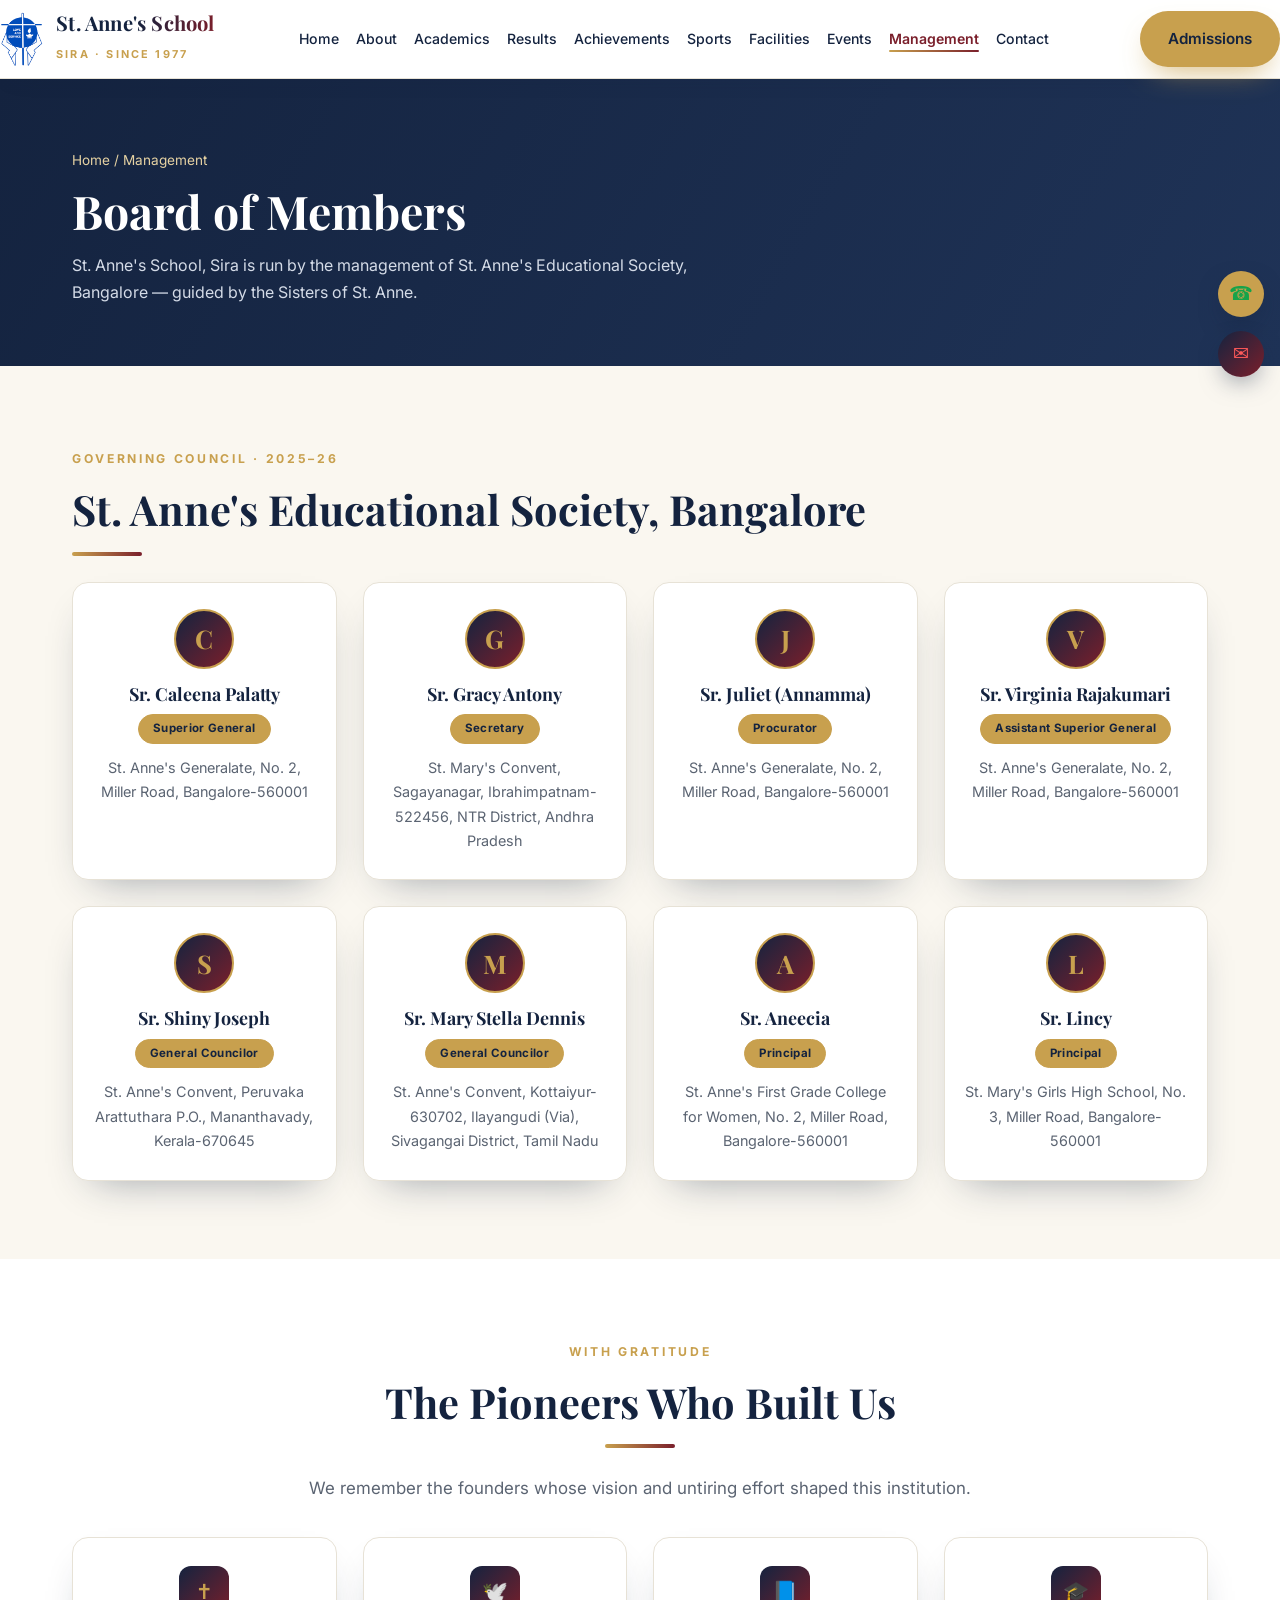
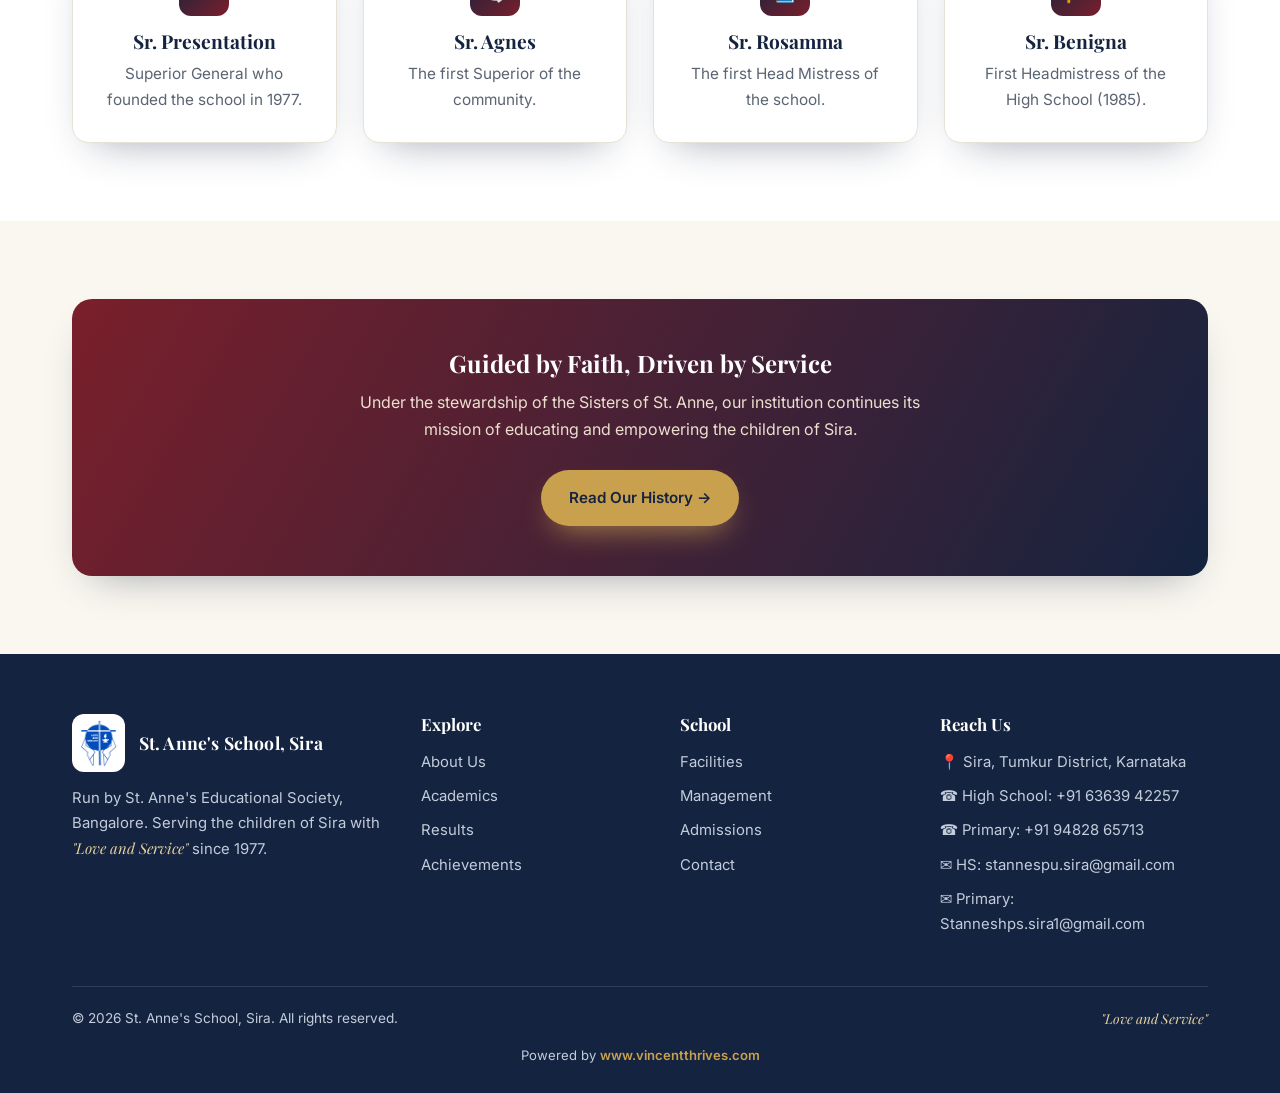
<file: management.html>
<!DOCTYPE html>
<html lang="en">
<head>
  <meta charset="UTF-8" />
  <meta name="viewport" content="width=device-width, initial-scale=1.0" />
  <title>Management — St. Anne's School, Sira</title>
  <meta name="description" content="The Board of Members of St. Anne's Educational Society governing St. Anne's School, Sira." />
  <link rel="preconnect" href="https://fonts.googleapis.com">
  <link rel="preconnect" href="https://fonts.gstatic.com" crossorigin>
  <link href="https://fonts.googleapis.com/css2?family=Inter:wght@400;500;600;700&family=Playfair+Display:ital,wght@0,600;0,700;1,600&display=swap" rel="stylesheet">
  <link rel="icon" type="image/png" href="assets/img/logo.png" />
  <link rel="stylesheet" href="assets/css/style.css" />
</head>
<body>
  <!-- Floating quick-contact (right side) -->
  <div class="contact-fab" aria-label="Quick contact">
    <a href="tel:+916363942257" class="contact-fab-btn cf-call" aria-label="Call St. Anne's School">
      <span class="cf-ico">&#9742;&#65038;</span><span class="cf-label">+91 63639 42257</span>
    </a>
    <a href="https://mail.google.com/mail/?view=cm&amp;fs=1&amp;to=stannespu.sira@gmail.com" target="_blank" rel="noopener" class="contact-fab-btn cf-mail" aria-label="Email St. Anne's School">
      <span class="cf-ico">&#9993;&#65038;</span><span class="cf-label">stannespu.sira@gmail.com</span>
    </a>
  </div>

  <header class="site-header">
    <div class="container nav">
      <a class="brand" href="index.html">
        <img class="crest" src="assets/img/logo.png" alt="St. Anne's School, Sira crest" />
        <span>
          <span class="brand-name">St. Anne's School</span><br>
          <span class="brand-sub">Sira · Since 1977</span>
        </span>
      </a>
      <nav>
        <ul class="nav-links">
          <li><a href="index.html">Home</a></li>
          <li><a href="about.html">About</a></li>
          <li><a href="academics.html">Academics</a></li>
          <li><a href="results.html">Results</a></li>
          <li><a href="achievements.html">Achievements</a></li>
          <li><a href="sports.html">Sports</a></li>
          <li><a href="facilities.html">Facilities</a></li>
          <li><a href="events.html">Events</a></li>
          <li><a href="management.html" class="active">Management</a></li>
          <li><a href="contact.html">Contact</a></li>
        </ul>
      </nav>
      <a href="contact.html" class="btn btn-gold nav-cta">Admissions</a>
      <button class="nav-toggle" aria-label="Open menu"><span></span><span></span><span></span></button>
    </div>
  </header>

  <section class="page-hero">
    <div class="container">
      <div class="crumbs"><a href="index.html">Home</a> / Management</div>
      <h1>Board of Members</h1>
      <p>St. Anne's School, Sira is run by the management of St. Anne's Educational Society, Bangalore — guided by the Sisters of St. Anne.</p>
    </div>
  </section>

  <section class="section">
    <div class="container">
      <span class="eyebrow">Governing Council · 2025–26</span>
      <h2 class="section-title">St. Anne's Educational Society, Bangalore</h2>
      <div class="gold-rule"></div>
      <div class="grid grid-4" style="margin-top:6px;">
        <div class="card reveal member-card"><div class="member-avatar">C</div><h3>Sr. Caleena Palatty</h3><span class="role-chip lead">Superior General</span><p>St. Anne's Generalate, No. 2, Miller Road, Bangalore-560001</p></div>
        <div class="card reveal member-card"><div class="member-avatar">G</div><h3>Sr. Gracy Antony</h3><span class="role-chip lead">Secretary</span><p>St. Mary's Convent, Sagayanagar, Ibrahimpatnam-522456, NTR District, Andhra Pradesh</p></div>
        <div class="card reveal member-card"><div class="member-avatar">J</div><h3>Sr. Juliet (Annamma)</h3><span class="role-chip lead">Procurator</span><p>St. Anne's Generalate, No. 2, Miller Road, Bangalore-560001</p></div>
        <div class="card reveal member-card"><div class="member-avatar">V</div><h3>Sr. Virginia Rajakumari</h3><span class="role-chip lead">Assistant Superior General</span><p>St. Anne's Generalate, No. 2, Miller Road, Bangalore-560001</p></div>
        <div class="card reveal member-card"><div class="member-avatar">S</div><h3>Sr. Shiny Joseph</h3><span class="role-chip lead">General Councilor</span><p>St. Anne's Convent, Peruvaka Arattuthara P.O., Mananthavady, Kerala-670645</p></div>
        <div class="card reveal member-card"><div class="member-avatar">M</div><h3>Sr. Mary Stella Dennis</h3><span class="role-chip lead">General Councilor</span><p>St. Anne's Convent, Kottaiyur-630702, Ilayangudi (Via), Sivagangai District, Tamil Nadu</p></div>
        <div class="card reveal member-card"><div class="member-avatar">A</div><h3>Sr. Aneecia</h3><span class="role-chip lead">Principal</span><p>St. Anne's First Grade College for Women, No. 2, Miller Road, Bangalore-560001</p></div>
        <div class="card reveal member-card"><div class="member-avatar">L</div><h3>Sr. Lincy</h3><span class="role-chip lead">Principal</span><p>St. Mary's Girls High School, No. 3, Miller Road, Bangalore-560001</p></div>
      </div>
    </div>
  </section>

  <!-- Pioneers -->
  <section class="section alt">
    <div class="container">
      <div class="center">
        <span class="eyebrow">With Gratitude</span>
        <h2 class="section-title">The Pioneers Who Built Us</h2>
        <div class="gold-rule"></div>
        <p class="section-lead">We remember the founders whose vision and untiring effort shaped this institution.</p>
      </div>
      <div class="grid grid-4" style="margin-top:34px;">
        <div class="card reveal" style="text-align:center;"><div class="ico" style="margin:0 auto 14px;">✝️</div><h3>Sr. Presentation</h3><p>Superior General who founded the school in 1977.</p></div>
        <div class="card reveal" style="text-align:center;"><div class="ico" style="margin:0 auto 14px;">🕊️</div><h3>Sr. Agnes</h3><p>The first Superior of the community.</p></div>
        <div class="card reveal" style="text-align:center;"><div class="ico" style="margin:0 auto 14px;">📘</div><h3>Sr. Rosamma</h3><p>The first Head Mistress of the school.</p></div>
        <div class="card reveal" style="text-align:center;"><div class="ico" style="margin:0 auto 14px;">🎓</div><h3>Sr. Benigna</h3><p>First Headmistress of the High School (1985).</p></div>
      </div>
    </div>
  </section>

  <section class="section">
    <div class="container">
      <div class="cta-band reveal">
        <h2>Guided by Faith, Driven by Service</h2>
        <p>Under the stewardship of the Sisters of St. Anne, our institution continues its mission of educating and empowering the children of Sira.</p>
        <a href="about.html" class="btn btn-gold">Read Our History →</a>
      </div>
    </div>
  </section>

  <footer class="site-footer">
    <div class="container">
      <div class="footer-grid">
        <div>
          <div class="foot-brand">
            <img class="crest" src="assets/img/logo.png" alt="St. Anne's School, Sira crest" />
            <span class="brand-name">St. Anne's School, Sira</span>
          </div>
          <p style="font-size:.93rem;">Run by St. Anne's Educational Society, Bangalore. Serving the children of Sira with <span class="motto">"Love and Service"</span> since 1977.</p>
        </div>
        <div>
          <h4>Explore</h4>
          <ul class="foot-links">
            <li><a href="about.html">About Us</a></li>
            <li><a href="academics.html">Academics</a></li>
            <li><a href="results.html">Results</a></li>
            <li><a href="achievements.html">Achievements</a></li>
          </ul>
        </div>
        <div>
          <h4>School</h4>
          <ul class="foot-links">
            <li><a href="facilities.html">Facilities</a></li>
            <li><a href="management.html">Management</a></li>
            <li><a href="contact.html">Admissions</a></li>
            <li><a href="contact.html">Contact</a></li>
          </ul>
        </div>
        <div>
          <h4>Reach Us</h4>
          <ul class="foot-links">
            <li>📍 Sira, Tumkur District, Karnataka</li>
            <li>☎ High School: +91 63639 42257</li>
            <li>☎ Primary: +91 94828 65713</li>
            <li>✉ HS: stannespu.sira@gmail.com</li>
            <li>✉ Primary: Stanneshps.sira1@gmail.com</li>
          </ul>
        </div>
      </div>
      <div class="footer-bottom">
        <span>© <span data-year>2026</span> St. Anne's School, Sira. All rights reserved.</span>
        <span class="motto">"Love and Service"</span>
      </div>
      <div class="footer-credit">Powered by <a href="https://www.vincentthrives.com" target="_blank" rel="noopener">www.vincentthrives.com</a></div>
    </div>
  </footer>

  <script src="assets/js/main.js"></script>
</body>
</html>
</file>
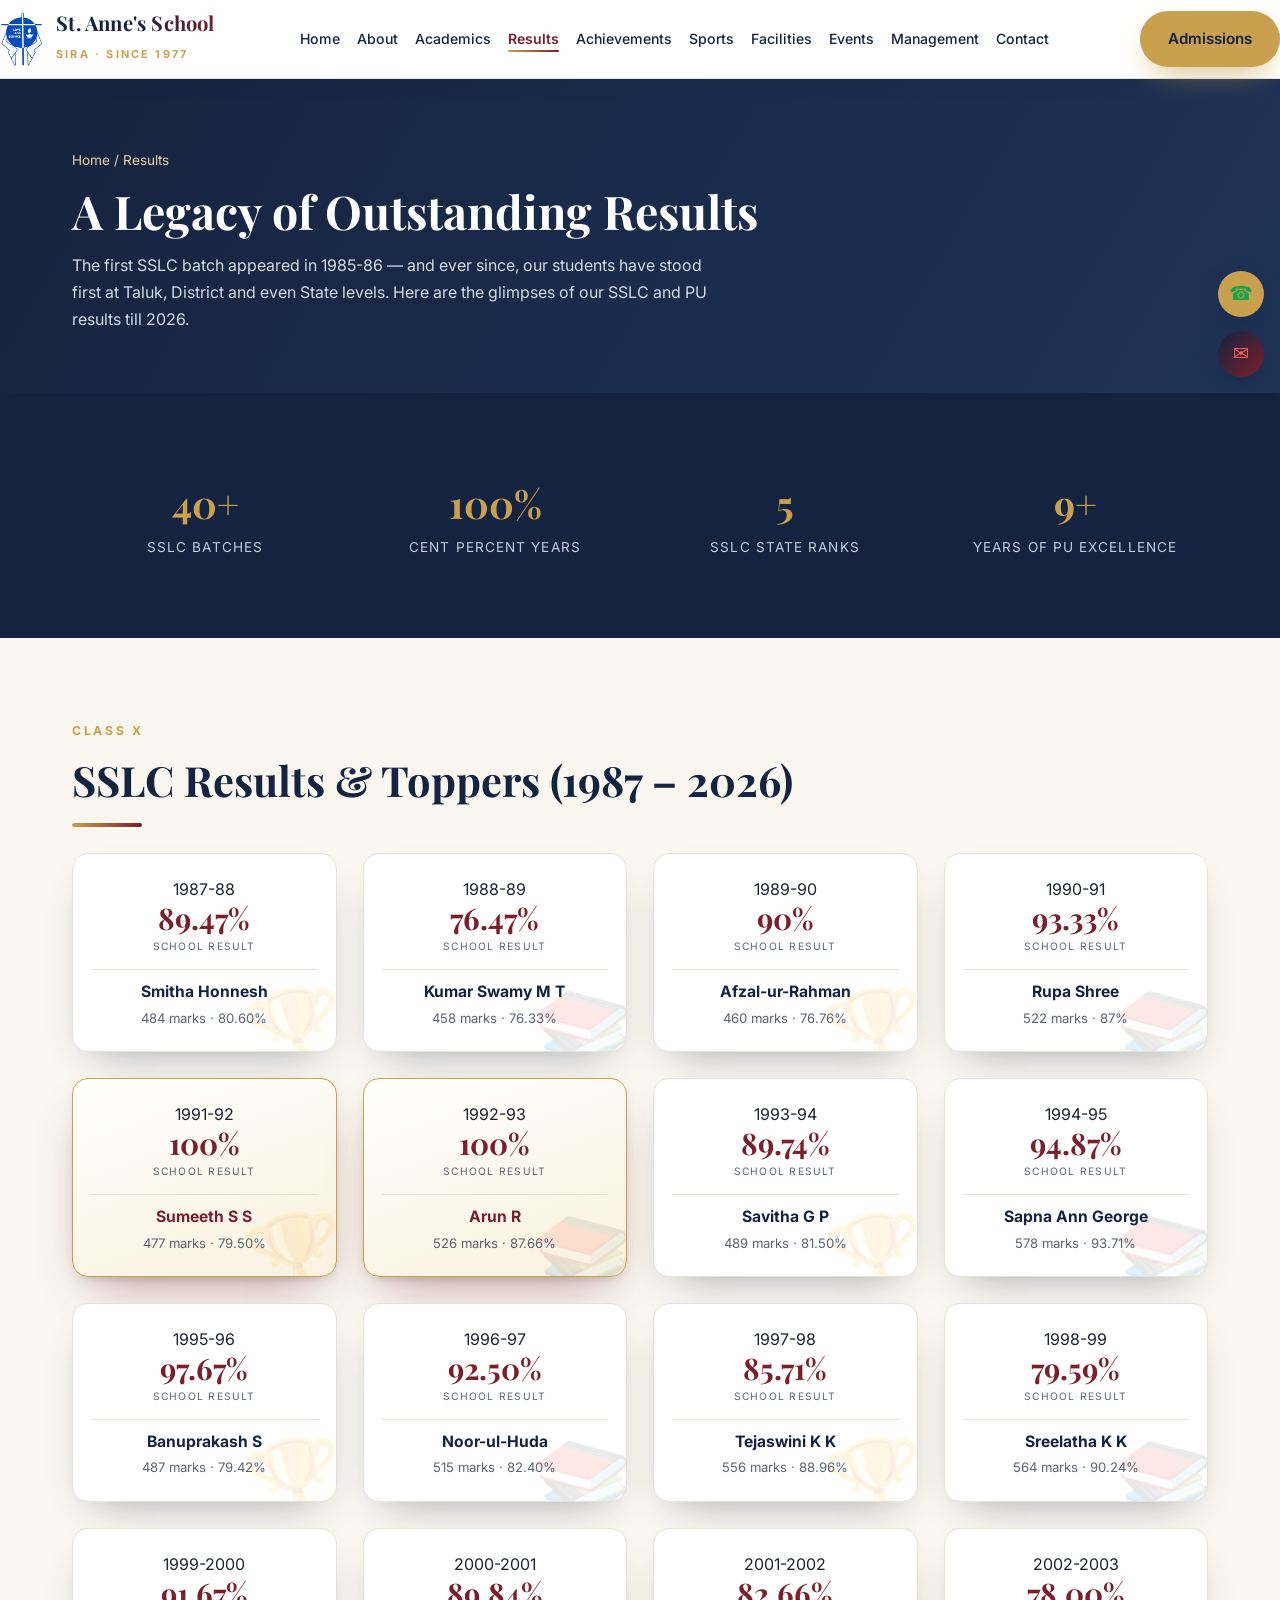
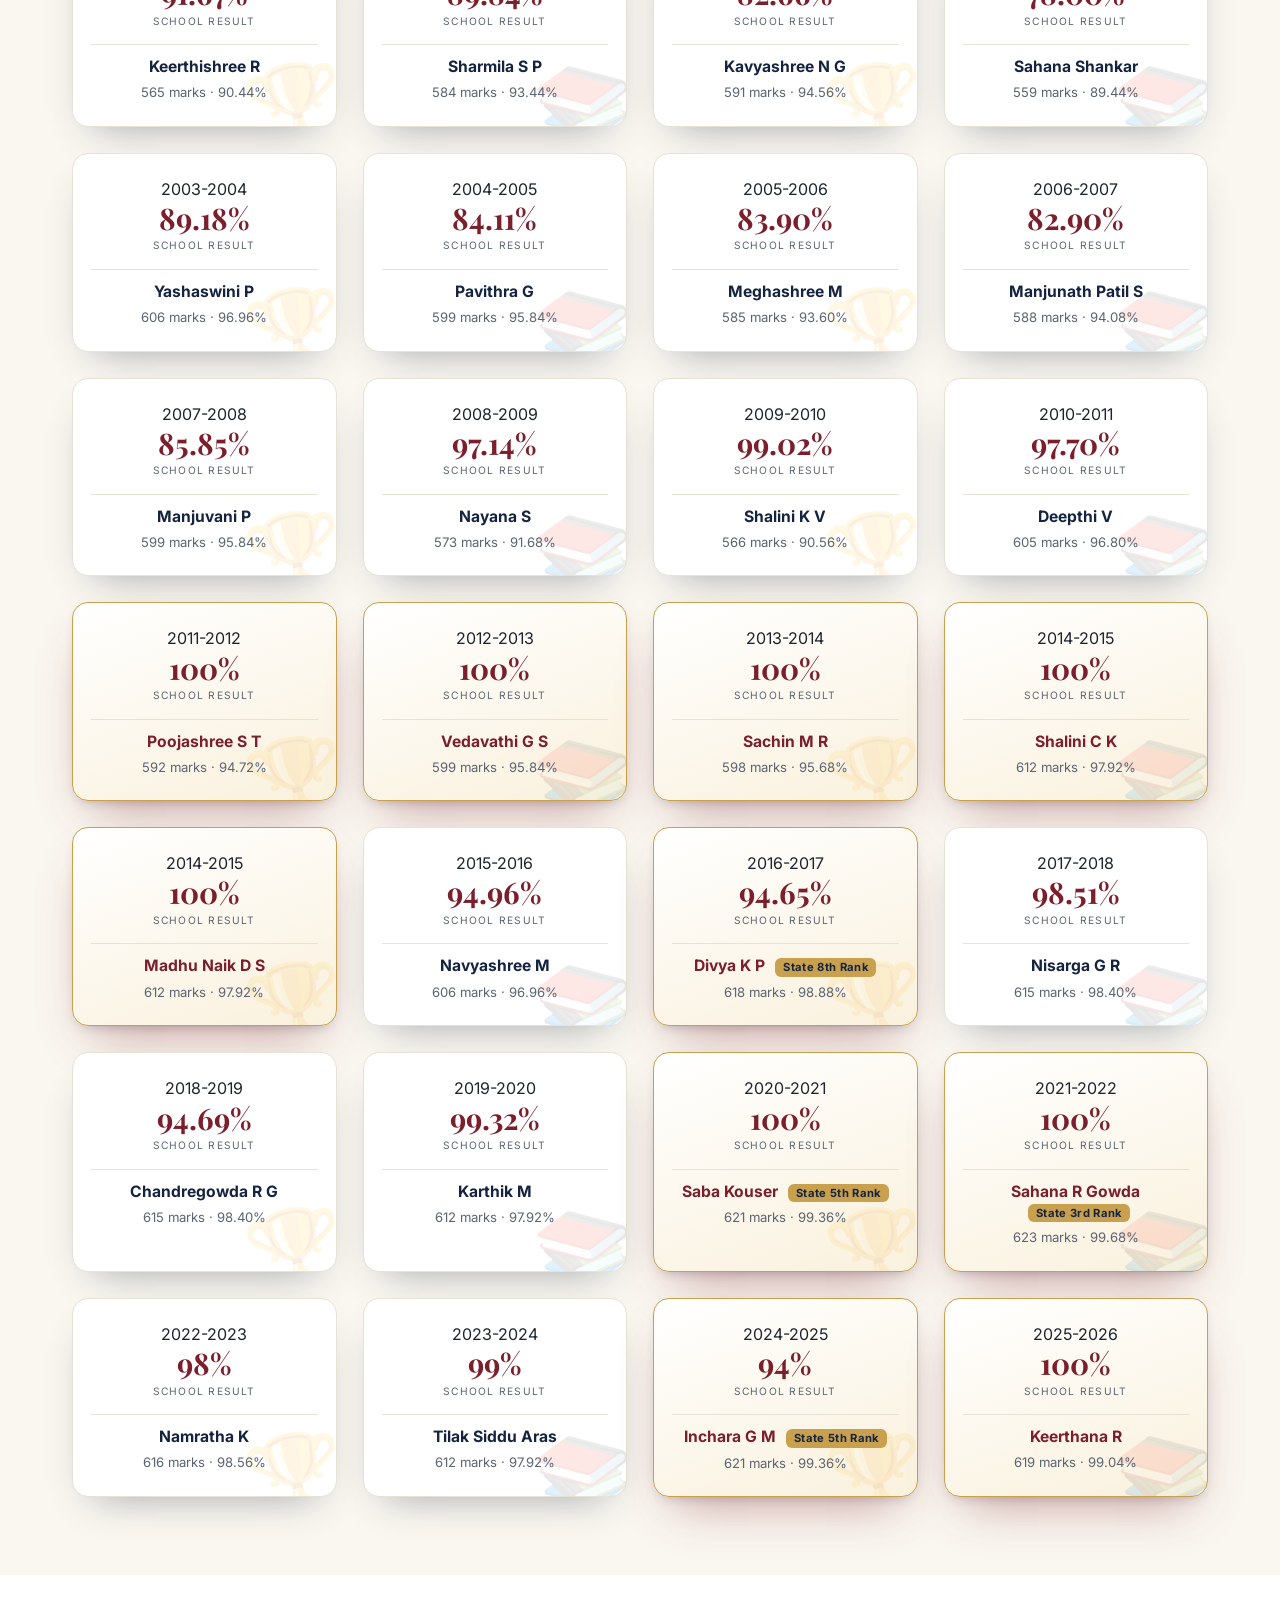
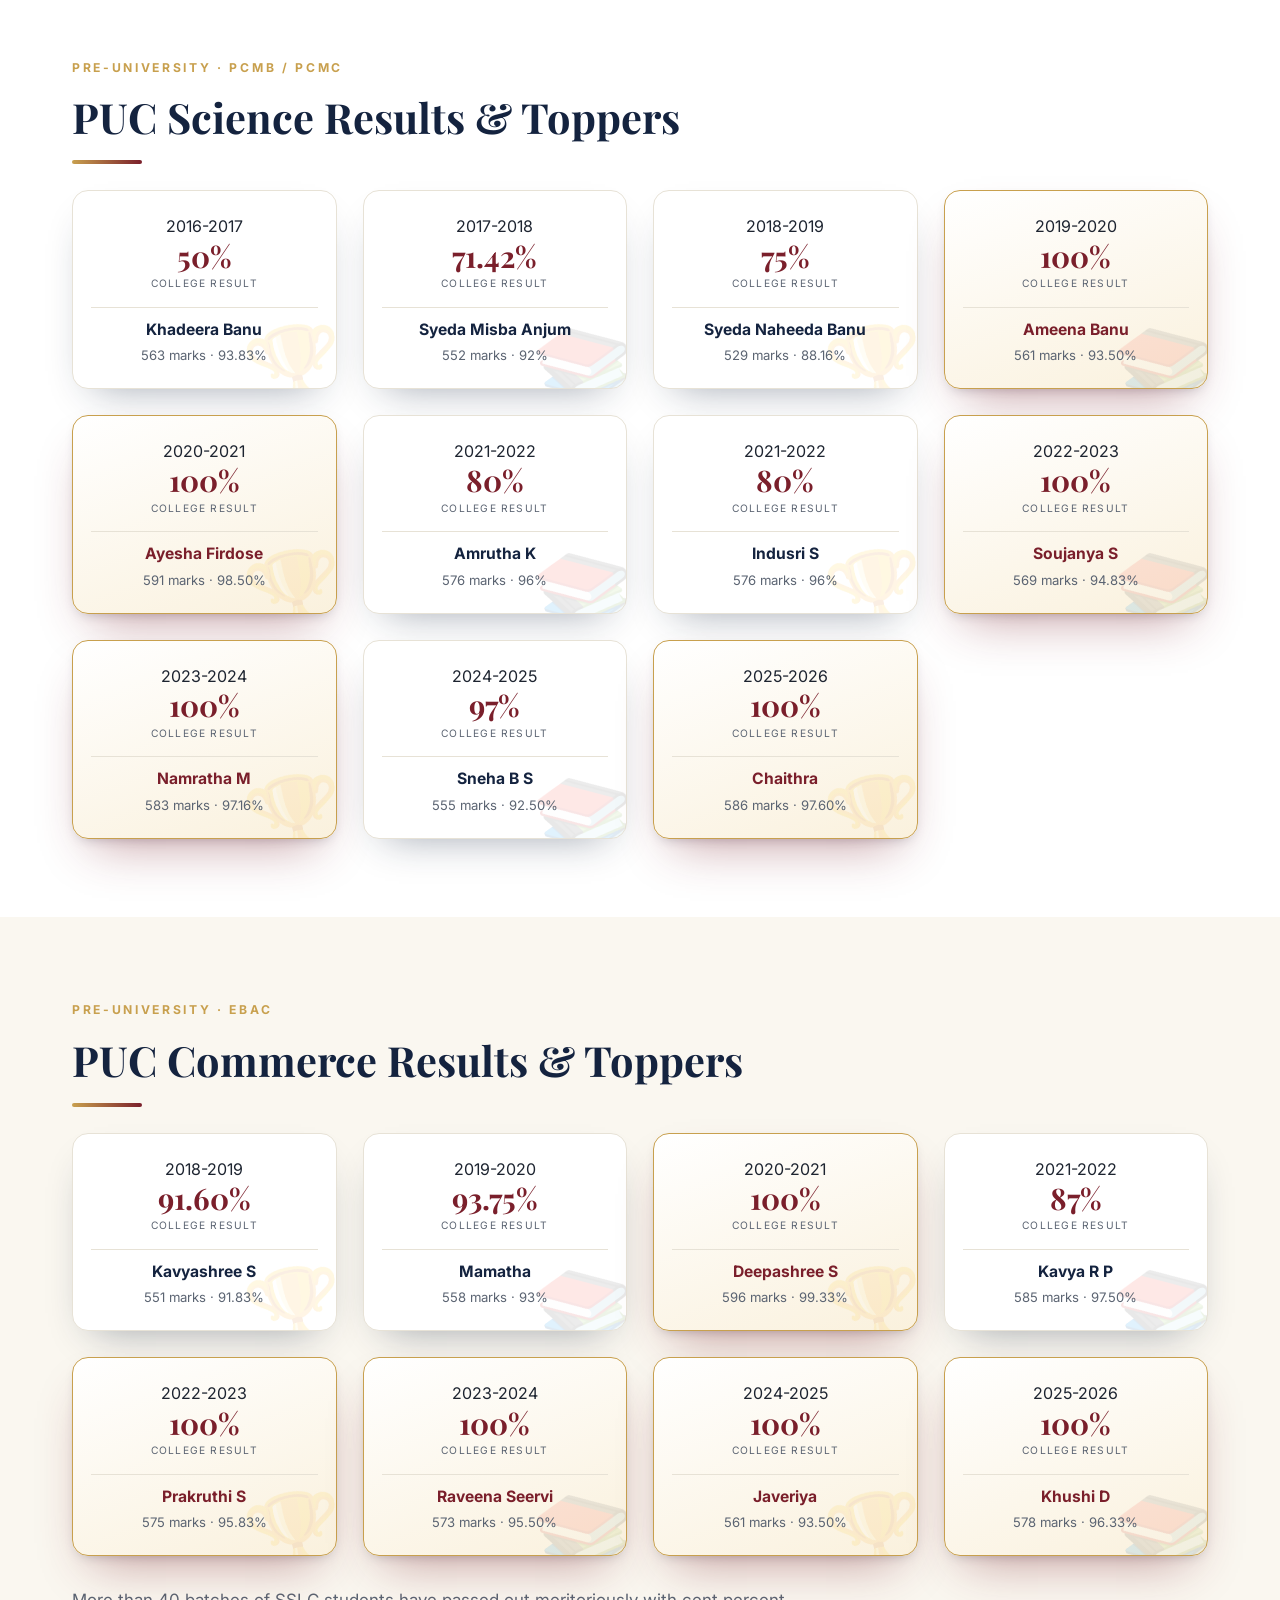
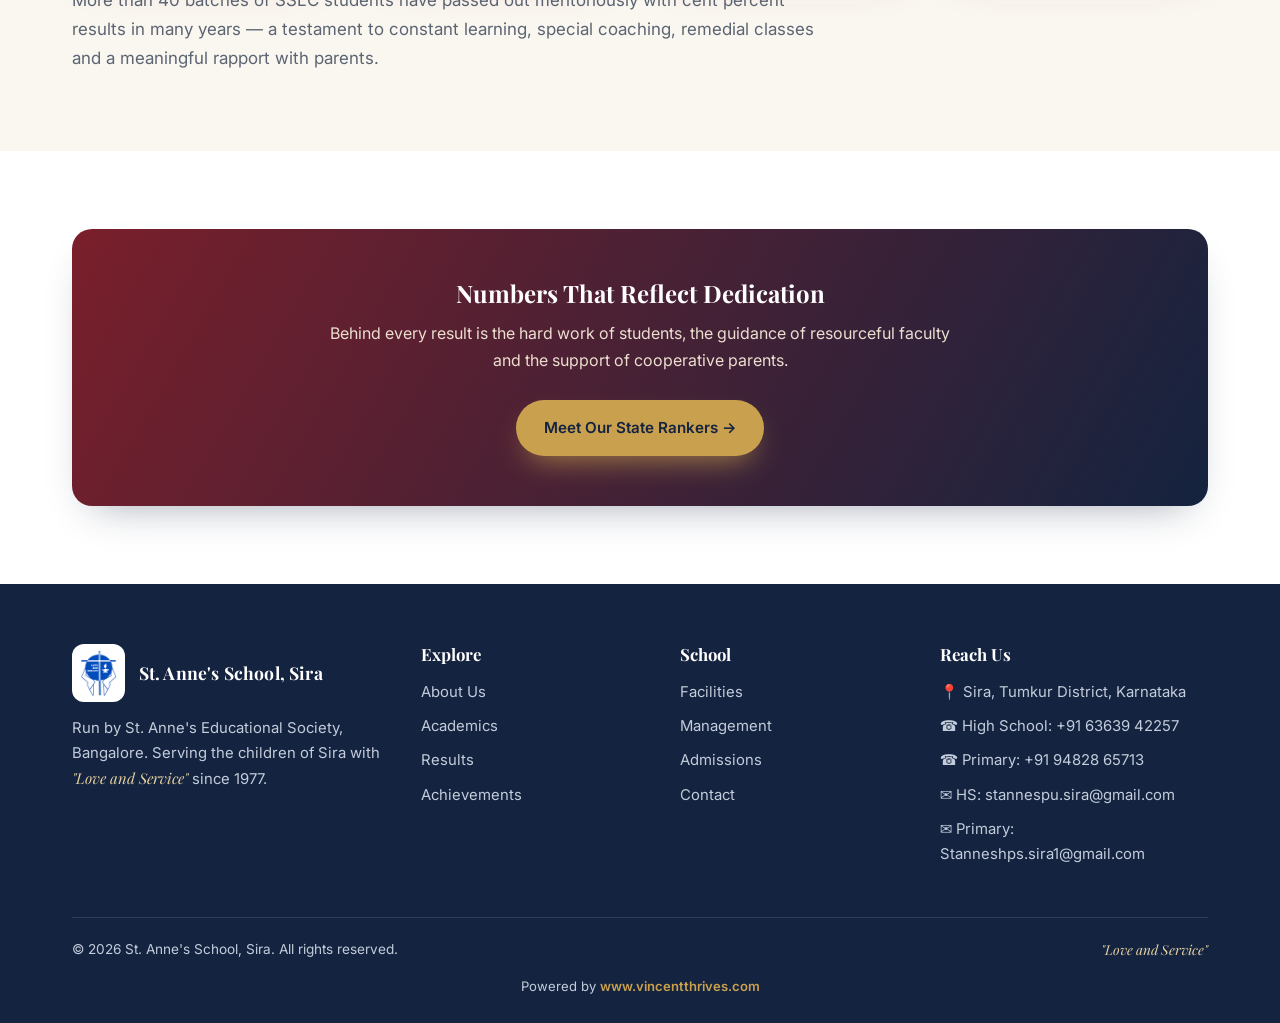
<file: results.html>
<!DOCTYPE html>
<html lang="en">
<head>
  <meta charset="UTF-8" />
  <meta name="viewport" content="width=device-width, initial-scale=1.0" />
  <title>Results — St. Anne's School, Sira</title>
  <meta name="description" content="SSLC and PUC (Science & Commerce) results of St. Anne's School, Sira, with school toppers from 1987 to 2026 — a legacy of cent-percent results and State Ranks." />
  <link rel="preconnect" href="https://fonts.googleapis.com">
  <link rel="preconnect" href="https://fonts.gstatic.com" crossorigin>
  <link href="https://fonts.googleapis.com/css2?family=Inter:wght@400;500;600;700&family=Playfair+Display:ital,wght@0,600;0,700;1,600&display=swap" rel="stylesheet">
  <link rel="icon" type="image/png" href="assets/img/logo.png" />
  <link rel="stylesheet" href="assets/css/style.css" />
</head>
<body>
  <!-- Floating quick-contact (right side) -->
  <div class="contact-fab" aria-label="Quick contact">
    <a href="tel:+916363942257" class="contact-fab-btn cf-call" aria-label="Call St. Anne's School">
      <span class="cf-ico">&#9742;&#65038;</span><span class="cf-label">+91 63639 42257</span>
    </a>
    <a href="https://mail.google.com/mail/?view=cm&amp;fs=1&amp;to=stannespu.sira@gmail.com" target="_blank" rel="noopener" class="contact-fab-btn cf-mail" aria-label="Email St. Anne's School">
      <span class="cf-ico">&#9993;&#65038;</span><span class="cf-label">stannespu.sira@gmail.com</span>
    </a>
  </div>

  <header class="site-header">
    <div class="container nav">
      <a class="brand" href="index.html">
        <img class="crest" src="assets/img/logo.png" alt="St. Anne's School, Sira crest" />
        <span>
          <span class="brand-name">St. Anne's School</span><br>
          <span class="brand-sub">Sira · Since 1977</span>
        </span>
      </a>
      <nav>
        <ul class="nav-links">
          <li><a href="index.html">Home</a></li>
          <li><a href="about.html">About</a></li>
          <li><a href="academics.html">Academics</a></li>
          <li><a href="results.html" class="active">Results</a></li>
          <li><a href="achievements.html">Achievements</a></li>
          <li><a href="sports.html">Sports</a></li>
          <li><a href="facilities.html">Facilities</a></li>
          <li><a href="events.html">Events</a></li>
          <li><a href="management.html">Management</a></li>
          <li><a href="contact.html">Contact</a></li>
        </ul>
      </nav>
      <a href="contact.html" class="btn btn-gold nav-cta">Admissions</a>
      <button class="nav-toggle" aria-label="Open menu"><span></span><span></span><span></span></button>
    </div>
  </header>

  <section class="page-hero">
    <div class="container">
      <div class="crumbs"><a href="index.html">Home</a> / Results</div>
      <h1>A Legacy of Outstanding Results</h1>
      <p>The first SSLC batch appeared in 1985-86 — and ever since, our students have stood first at Taluk, District and even State levels. Here are the glimpses of our SSLC and PU results till 2026.</p>
    </div>
  </section>

  <!-- Quick summary -->
  <section class="section navy">
    <div class="container">
      <div class="stats">
        <div class="stat reveal"><div class="num">40+</div><div class="lbl">SSLC Batches</div></div>
        <div class="stat reveal"><div class="num">100%</div><div class="lbl">Cent Percent Years</div></div>
        <div class="stat reveal"><div class="num">5</div><div class="lbl">SSLC State Ranks</div></div>
        <div class="stat reveal"><div class="num">9+</div><div class="lbl">Years of PU Excellence</div></div>
      </div>
    </div>
  </section>

  <!-- SSLC cards -->
  <section class="section">
    <div class="container">
      <span class="eyebrow">Class X</span>
      <h2 class="section-title">SSLC Results &amp; Toppers (1987 – 2026)</h2>
      <div class="gold-rule"></div>
      <div class="grid grid-4" style="margin-top:6px;">
        <div class="card reveal result-card"><span class="year-chip">1987-88</span><div class="rc-pct">89.47%</div><div class="rc-pct-lbl">School Result</div><div class="rc-topper"><span class="rc-name">Smitha Honnesh</span><span class="rc-marks">484 marks · 80.60%</span></div></div>
        <div class="card reveal result-card"><span class="year-chip">1988-89</span><div class="rc-pct">76.47%</div><div class="rc-pct-lbl">School Result</div><div class="rc-topper"><span class="rc-name">Kumar Swamy M T</span><span class="rc-marks">458 marks · 76.33%</span></div></div>
        <div class="card reveal result-card"><span class="year-chip">1989-90</span><div class="rc-pct">90%</div><div class="rc-pct-lbl">School Result</div><div class="rc-topper"><span class="rc-name">Afzal-ur-Rahman</span><span class="rc-marks">460 marks · 76.76%</span></div></div>
        <div class="card reveal result-card"><span class="year-chip">1990-91</span><div class="rc-pct">93.33%</div><div class="rc-pct-lbl">School Result</div><div class="rc-topper"><span class="rc-name">Rupa Shree</span><span class="rc-marks">522 marks · 87%</span></div></div>
        <div class="card reveal result-card featured"><span class="year-chip">1991-92</span><div class="rc-pct">100%</div><div class="rc-pct-lbl">School Result</div><div class="rc-topper"><span class="rc-name">Sumeeth S S</span><span class="rc-marks">477 marks · 79.50%</span></div></div>
        <div class="card reveal result-card featured"><span class="year-chip">1992-93</span><div class="rc-pct">100%</div><div class="rc-pct-lbl">School Result</div><div class="rc-topper"><span class="rc-name">Arun R</span><span class="rc-marks">526 marks · 87.66%</span></div></div>
        <div class="card reveal result-card"><span class="year-chip">1993-94</span><div class="rc-pct">89.74%</div><div class="rc-pct-lbl">School Result</div><div class="rc-topper"><span class="rc-name">Savitha G P</span><span class="rc-marks">489 marks · 81.50%</span></div></div>
        <div class="card reveal result-card"><span class="year-chip">1994-95</span><div class="rc-pct">94.87%</div><div class="rc-pct-lbl">School Result</div><div class="rc-topper"><span class="rc-name">Sapna Ann George</span><span class="rc-marks">578 marks · 93.71%</span></div></div>
        <div class="card reveal result-card"><span class="year-chip">1995-96</span><div class="rc-pct">97.67%</div><div class="rc-pct-lbl">School Result</div><div class="rc-topper"><span class="rc-name">Banuprakash S</span><span class="rc-marks">487 marks · 79.42%</span></div></div>
        <div class="card reveal result-card"><span class="year-chip">1996-97</span><div class="rc-pct">92.50%</div><div class="rc-pct-lbl">School Result</div><div class="rc-topper"><span class="rc-name">Noor-ul-Huda</span><span class="rc-marks">515 marks · 82.40%</span></div></div>
        <div class="card reveal result-card"><span class="year-chip">1997-98</span><div class="rc-pct">85.71%</div><div class="rc-pct-lbl">School Result</div><div class="rc-topper"><span class="rc-name">Tejaswini K K</span><span class="rc-marks">556 marks · 88.96%</span></div></div>
        <div class="card reveal result-card"><span class="year-chip">1998-99</span><div class="rc-pct">79.59%</div><div class="rc-pct-lbl">School Result</div><div class="rc-topper"><span class="rc-name">Sreelatha K K</span><span class="rc-marks">564 marks · 90.24%</span></div></div>
        <div class="card reveal result-card"><span class="year-chip">1999-2000</span><div class="rc-pct">91.67%</div><div class="rc-pct-lbl">School Result</div><div class="rc-topper"><span class="rc-name">Keerthishree R</span><span class="rc-marks">565 marks · 90.44%</span></div></div>
        <div class="card reveal result-card"><span class="year-chip">2000-2001</span><div class="rc-pct">89.84%</div><div class="rc-pct-lbl">School Result</div><div class="rc-topper"><span class="rc-name">Sharmila S P</span><span class="rc-marks">584 marks · 93.44%</span></div></div>
        <div class="card reveal result-card"><span class="year-chip">2001-2002</span><div class="rc-pct">82.66%</div><div class="rc-pct-lbl">School Result</div><div class="rc-topper"><span class="rc-name">Kavyashree N G</span><span class="rc-marks">591 marks · 94.56%</span></div></div>
        <div class="card reveal result-card"><span class="year-chip">2002-2003</span><div class="rc-pct">78.00%</div><div class="rc-pct-lbl">School Result</div><div class="rc-topper"><span class="rc-name">Sahana Shankar</span><span class="rc-marks">559 marks · 89.44%</span></div></div>
        <div class="card reveal result-card"><span class="year-chip">2003-2004</span><div class="rc-pct">89.18%</div><div class="rc-pct-lbl">School Result</div><div class="rc-topper"><span class="rc-name">Yashaswini P</span><span class="rc-marks">606 marks · 96.96%</span></div></div>
        <div class="card reveal result-card"><span class="year-chip">2004-2005</span><div class="rc-pct">84.11%</div><div class="rc-pct-lbl">School Result</div><div class="rc-topper"><span class="rc-name">Pavithra G</span><span class="rc-marks">599 marks · 95.84%</span></div></div>
        <div class="card reveal result-card"><span class="year-chip">2005-2006</span><div class="rc-pct">83.90%</div><div class="rc-pct-lbl">School Result</div><div class="rc-topper"><span class="rc-name">Meghashree M</span><span class="rc-marks">585 marks · 93.60%</span></div></div>
        <div class="card reveal result-card"><span class="year-chip">2006-2007</span><div class="rc-pct">82.90%</div><div class="rc-pct-lbl">School Result</div><div class="rc-topper"><span class="rc-name">Manjunath Patil S</span><span class="rc-marks">588 marks · 94.08%</span></div></div>
        <div class="card reveal result-card"><span class="year-chip">2007-2008</span><div class="rc-pct">85.85%</div><div class="rc-pct-lbl">School Result</div><div class="rc-topper"><span class="rc-name">Manjuvani P</span><span class="rc-marks">599 marks · 95.84%</span></div></div>
        <div class="card reveal result-card"><span class="year-chip">2008-2009</span><div class="rc-pct">97.14%</div><div class="rc-pct-lbl">School Result</div><div class="rc-topper"><span class="rc-name">Nayana S</span><span class="rc-marks">573 marks · 91.68%</span></div></div>
        <div class="card reveal result-card"><span class="year-chip">2009-2010</span><div class="rc-pct">99.02%</div><div class="rc-pct-lbl">School Result</div><div class="rc-topper"><span class="rc-name">Shalini K V</span><span class="rc-marks">566 marks · 90.56%</span></div></div>
        <div class="card reveal result-card"><span class="year-chip">2010-2011</span><div class="rc-pct">97.70%</div><div class="rc-pct-lbl">School Result</div><div class="rc-topper"><span class="rc-name">Deepthi V</span><span class="rc-marks">605 marks · 96.80%</span></div></div>
        <div class="card reveal result-card featured"><span class="year-chip">2011-2012</span><div class="rc-pct">100%</div><div class="rc-pct-lbl">School Result</div><div class="rc-topper"><span class="rc-name">Poojashree S T</span><span class="rc-marks">592 marks · 94.72%</span></div></div>
        <div class="card reveal result-card featured"><span class="year-chip">2012-2013</span><div class="rc-pct">100%</div><div class="rc-pct-lbl">School Result</div><div class="rc-topper"><span class="rc-name">Vedavathi G S</span><span class="rc-marks">599 marks · 95.84%</span></div></div>
        <div class="card reveal result-card featured"><span class="year-chip">2013-2014</span><div class="rc-pct">100%</div><div class="rc-pct-lbl">School Result</div><div class="rc-topper"><span class="rc-name">Sachin M R</span><span class="rc-marks">598 marks · 95.68%</span></div></div>
        <div class="card reveal result-card featured"><span class="year-chip">2014-2015</span><div class="rc-pct">100%</div><div class="rc-pct-lbl">School Result</div><div class="rc-topper"><span class="rc-name">Shalini C K</span><span class="rc-marks">612 marks · 97.92%</span></div></div>
        <div class="card reveal result-card featured"><span class="year-chip">2014-2015</span><div class="rc-pct">100%</div><div class="rc-pct-lbl">School Result</div><div class="rc-topper"><span class="rc-name">Madhu Naik D S</span><span class="rc-marks">612 marks · 97.92%</span></div></div>
        <div class="card reveal result-card"><span class="year-chip">2015-2016</span><div class="rc-pct">94.96%</div><div class="rc-pct-lbl">School Result</div><div class="rc-topper"><span class="rc-name">Navyashree M</span><span class="rc-marks">606 marks · 96.96%</span></div></div>
        <div class="card reveal result-card featured"><span class="year-chip">2016-2017</span><div class="rc-pct">94.65%</div><div class="rc-pct-lbl">School Result</div><div class="rc-topper"><span class="rc-name">Divya K P <span class="rank-tag">State 8th Rank</span></span><span class="rc-marks">618 marks · 98.88%</span></div></div>
        <div class="card reveal result-card"><span class="year-chip">2017-2018</span><div class="rc-pct">98.51%</div><div class="rc-pct-lbl">School Result</div><div class="rc-topper"><span class="rc-name">Nisarga G R</span><span class="rc-marks">615 marks · 98.40%</span></div></div>
        <div class="card reveal result-card"><span class="year-chip">2018-2019</span><div class="rc-pct">94.69%</div><div class="rc-pct-lbl">School Result</div><div class="rc-topper"><span class="rc-name">Chandregowda R G</span><span class="rc-marks">615 marks · 98.40%</span></div></div>
        <div class="card reveal result-card"><span class="year-chip">2019-2020</span><div class="rc-pct">99.32%</div><div class="rc-pct-lbl">School Result</div><div class="rc-topper"><span class="rc-name">Karthik M</span><span class="rc-marks">612 marks · 97.92%</span></div></div>
        <div class="card reveal result-card featured"><span class="year-chip">2020-2021</span><div class="rc-pct">100%</div><div class="rc-pct-lbl">School Result</div><div class="rc-topper"><span class="rc-name">Saba Kouser <span class="rank-tag">State 5th Rank</span></span><span class="rc-marks">621 marks · 99.36%</span></div></div>
        <div class="card reveal result-card featured"><span class="year-chip">2021-2022</span><div class="rc-pct">100%</div><div class="rc-pct-lbl">School Result</div><div class="rc-topper"><span class="rc-name">Sahana R Gowda <span class="rank-tag">State 3rd Rank</span></span><span class="rc-marks">623 marks · 99.68%</span></div></div>
        <div class="card reveal result-card"><span class="year-chip">2022-2023</span><div class="rc-pct">98%</div><div class="rc-pct-lbl">School Result</div><div class="rc-topper"><span class="rc-name">Namratha K</span><span class="rc-marks">616 marks · 98.56%</span></div></div>
        <div class="card reveal result-card"><span class="year-chip">2023-2024</span><div class="rc-pct">99%</div><div class="rc-pct-lbl">School Result</div><div class="rc-topper"><span class="rc-name">Tilak Siddu Aras</span><span class="rc-marks">612 marks · 97.92%</span></div></div>
        <div class="card reveal result-card featured"><span class="year-chip">2024-2025</span><div class="rc-pct">94%</div><div class="rc-pct-lbl">School Result</div><div class="rc-topper"><span class="rc-name">Inchara G M <span class="rank-tag">State 5th Rank</span></span><span class="rc-marks">621 marks · 99.36%</span></div></div>
        <div class="card reveal result-card featured"><span class="year-chip">2025-2026</span><div class="rc-pct">100%</div><div class="rc-pct-lbl">School Result</div><div class="rc-topper"><span class="rc-name">Keerthana R</span><span class="rc-marks">619 marks · 99.04%</span></div></div>
      </div>
    </div>
  </section>

  <!-- PUC Science cards -->
  <section class="section alt">
    <div class="container">
      <span class="eyebrow">Pre-University · PCMB / PCMC</span>
      <h2 class="section-title">PUC Science Results &amp; Toppers</h2>
      <div class="gold-rule"></div>
      <div class="grid grid-4" style="margin-top:6px;">
        <div class="card reveal result-card"><span class="year-chip">2016-2017</span><div class="rc-pct">50%</div><div class="rc-pct-lbl">College Result</div><div class="rc-topper"><span class="rc-name">Khadeera Banu</span><span class="rc-marks">563 marks · 93.83%</span></div></div>
        <div class="card reveal result-card"><span class="year-chip">2017-2018</span><div class="rc-pct">71.42%</div><div class="rc-pct-lbl">College Result</div><div class="rc-topper"><span class="rc-name">Syeda Misba Anjum</span><span class="rc-marks">552 marks · 92%</span></div></div>
        <div class="card reveal result-card"><span class="year-chip">2018-2019</span><div class="rc-pct">75%</div><div class="rc-pct-lbl">College Result</div><div class="rc-topper"><span class="rc-name">Syeda Naheeda Banu</span><span class="rc-marks">529 marks · 88.16%</span></div></div>
        <div class="card reveal result-card featured"><span class="year-chip">2019-2020</span><div class="rc-pct">100%</div><div class="rc-pct-lbl">College Result</div><div class="rc-topper"><span class="rc-name">Ameena Banu</span><span class="rc-marks">561 marks · 93.50%</span></div></div>
        <div class="card reveal result-card featured"><span class="year-chip">2020-2021</span><div class="rc-pct">100%</div><div class="rc-pct-lbl">College Result</div><div class="rc-topper"><span class="rc-name">Ayesha Firdose</span><span class="rc-marks">591 marks · 98.50%</span></div></div>
        <div class="card reveal result-card"><span class="year-chip">2021-2022</span><div class="rc-pct">80%</div><div class="rc-pct-lbl">College Result</div><div class="rc-topper"><span class="rc-name">Amrutha K</span><span class="rc-marks">576 marks · 96%</span></div></div>
        <div class="card reveal result-card"><span class="year-chip">2021-2022</span><div class="rc-pct">80%</div><div class="rc-pct-lbl">College Result</div><div class="rc-topper"><span class="rc-name">Indusri S</span><span class="rc-marks">576 marks · 96%</span></div></div>
        <div class="card reveal result-card featured"><span class="year-chip">2022-2023</span><div class="rc-pct">100%</div><div class="rc-pct-lbl">College Result</div><div class="rc-topper"><span class="rc-name">Soujanya S</span><span class="rc-marks">569 marks · 94.83%</span></div></div>
        <div class="card reveal result-card featured"><span class="year-chip">2023-2024</span><div class="rc-pct">100%</div><div class="rc-pct-lbl">College Result</div><div class="rc-topper"><span class="rc-name">Namratha M</span><span class="rc-marks">583 marks · 97.16%</span></div></div>
        <div class="card reveal result-card"><span class="year-chip">2024-2025</span><div class="rc-pct">97%</div><div class="rc-pct-lbl">College Result</div><div class="rc-topper"><span class="rc-name">Sneha B S</span><span class="rc-marks">555 marks · 92.50%</span></div></div>
        <div class="card reveal result-card featured"><span class="year-chip">2025-2026</span><div class="rc-pct">100%</div><div class="rc-pct-lbl">College Result</div><div class="rc-topper"><span class="rc-name">Chaithra</span><span class="rc-marks">586 marks · 97.60%</span></div></div>
      </div>
    </div>
  </section>

  <!-- PUC Commerce cards -->
  <section class="section">
    <div class="container">
      <span class="eyebrow">Pre-University · EBAC</span>
      <h2 class="section-title">PUC Commerce Results &amp; Toppers</h2>
      <div class="gold-rule"></div>
      <div class="grid grid-4" style="margin-top:6px;">
        <div class="card reveal result-card"><span class="year-chip">2018-2019</span><div class="rc-pct">91.60%</div><div class="rc-pct-lbl">College Result</div><div class="rc-topper"><span class="rc-name">Kavyashree S</span><span class="rc-marks">551 marks · 91.83%</span></div></div>
        <div class="card reveal result-card"><span class="year-chip">2019-2020</span><div class="rc-pct">93.75%</div><div class="rc-pct-lbl">College Result</div><div class="rc-topper"><span class="rc-name">Mamatha</span><span class="rc-marks">558 marks · 93%</span></div></div>
        <div class="card reveal result-card featured"><span class="year-chip">2020-2021</span><div class="rc-pct">100%</div><div class="rc-pct-lbl">College Result</div><div class="rc-topper"><span class="rc-name">Deepashree S</span><span class="rc-marks">596 marks · 99.33%</span></div></div>
        <div class="card reveal result-card"><span class="year-chip">2021-2022</span><div class="rc-pct">87%</div><div class="rc-pct-lbl">College Result</div><div class="rc-topper"><span class="rc-name">Kavya R P</span><span class="rc-marks">585 marks · 97.50%</span></div></div>
        <div class="card reveal result-card featured"><span class="year-chip">2022-2023</span><div class="rc-pct">100%</div><div class="rc-pct-lbl">College Result</div><div class="rc-topper"><span class="rc-name">Prakruthi S</span><span class="rc-marks">575 marks · 95.83%</span></div></div>
        <div class="card reveal result-card featured"><span class="year-chip">2023-2024</span><div class="rc-pct">100%</div><div class="rc-pct-lbl">College Result</div><div class="rc-topper"><span class="rc-name">Raveena Seervi</span><span class="rc-marks">573 marks · 95.50%</span></div></div>
        <div class="card reveal result-card featured"><span class="year-chip">2024-2025</span><div class="rc-pct">100%</div><div class="rc-pct-lbl">College Result</div><div class="rc-topper"><span class="rc-name">Javeriya</span><span class="rc-marks">561 marks · 93.50%</span></div></div>
        <div class="card reveal result-card featured"><span class="year-chip">2025-2026</span><div class="rc-pct">100%</div><div class="rc-pct-lbl">College Result</div><div class="rc-topper"><span class="rc-name">Khushi D</span><span class="rc-marks">578 marks · 96.33%</span></div></div>
      </div>
      <p class="section-lead" style="margin-top:30px;">More than 40 batches of SSLC students have passed out meritoriously with cent percent results in many years — a testament to constant learning, special coaching, remedial classes and a meaningful rapport with parents.</p>
    </div>
  </section>

  <section class="section alt">
    <div class="container">
      <div class="cta-band reveal">
        <h2>Numbers That Reflect Dedication</h2>
        <p>Behind every result is the hard work of students, the guidance of resourceful faculty and the support of cooperative parents.</p>
        <a href="achievements.html" class="btn btn-gold">Meet Our State Rankers →</a>
      </div>
    </div>
  </section>

  <footer class="site-footer">
    <div class="container">
      <div class="footer-grid">
        <div>
          <div class="foot-brand">
            <img class="crest" src="assets/img/logo.png" alt="St. Anne's School, Sira crest" />
            <span class="brand-name">St. Anne's School, Sira</span>
          </div>
          <p style="font-size:.93rem;">Run by St. Anne's Educational Society, Bangalore. Serving the children of Sira with <span class="motto">"Love and Service"</span> since 1977.</p>
        </div>
        <div>
          <h4>Explore</h4>
          <ul class="foot-links">
            <li><a href="about.html">About Us</a></li>
            <li><a href="academics.html">Academics</a></li>
            <li><a href="results.html">Results</a></li>
            <li><a href="achievements.html">Achievements</a></li>
          </ul>
        </div>
        <div>
          <h4>School</h4>
          <ul class="foot-links">
            <li><a href="facilities.html">Facilities</a></li>
            <li><a href="management.html">Management</a></li>
            <li><a href="contact.html">Admissions</a></li>
            <li><a href="contact.html">Contact</a></li>
          </ul>
        </div>
        <div>
          <h4>Reach Us</h4>
          <ul class="foot-links">
            <li>📍 Sira, Tumkur District, Karnataka</li>
            <li>☎ High School: +91 63639 42257</li>
            <li>☎ Primary: +91 94828 65713</li>
            <li>✉ HS: stannespu.sira@gmail.com</li>
            <li>✉ Primary: Stanneshps.sira1@gmail.com</li>
          </ul>
        </div>
      </div>
      <div class="footer-bottom">
        <span>© <span data-year>2026</span> St. Anne's School, Sira. All rights reserved.</span>
        <span class="motto">"Love and Service"</span>
      </div>
      <div class="footer-credit">Powered by <a href="https://www.vincentthrives.com" target="_blank" rel="noopener">www.vincentthrives.com</a></div>
    </div>
  </footer>

  <script src="assets/js/main.js"></script>
</body>
</html>
</file>
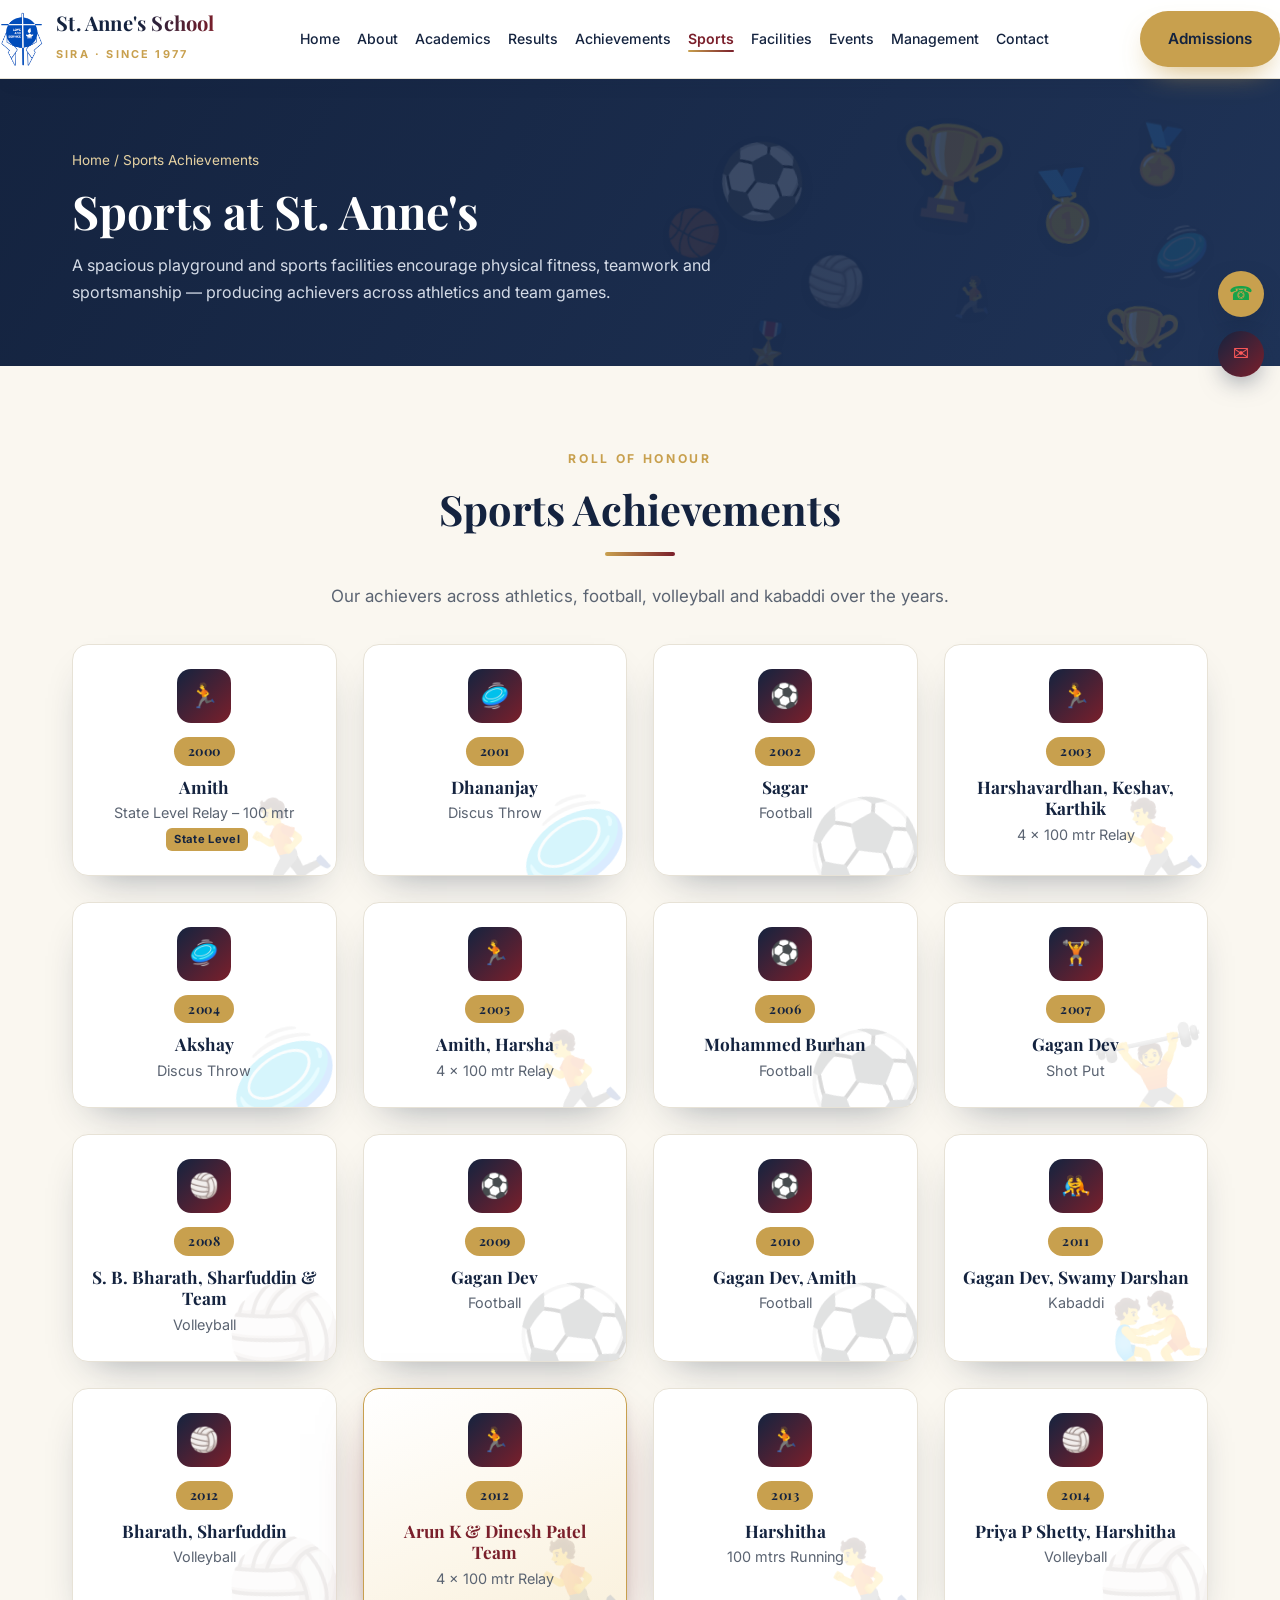
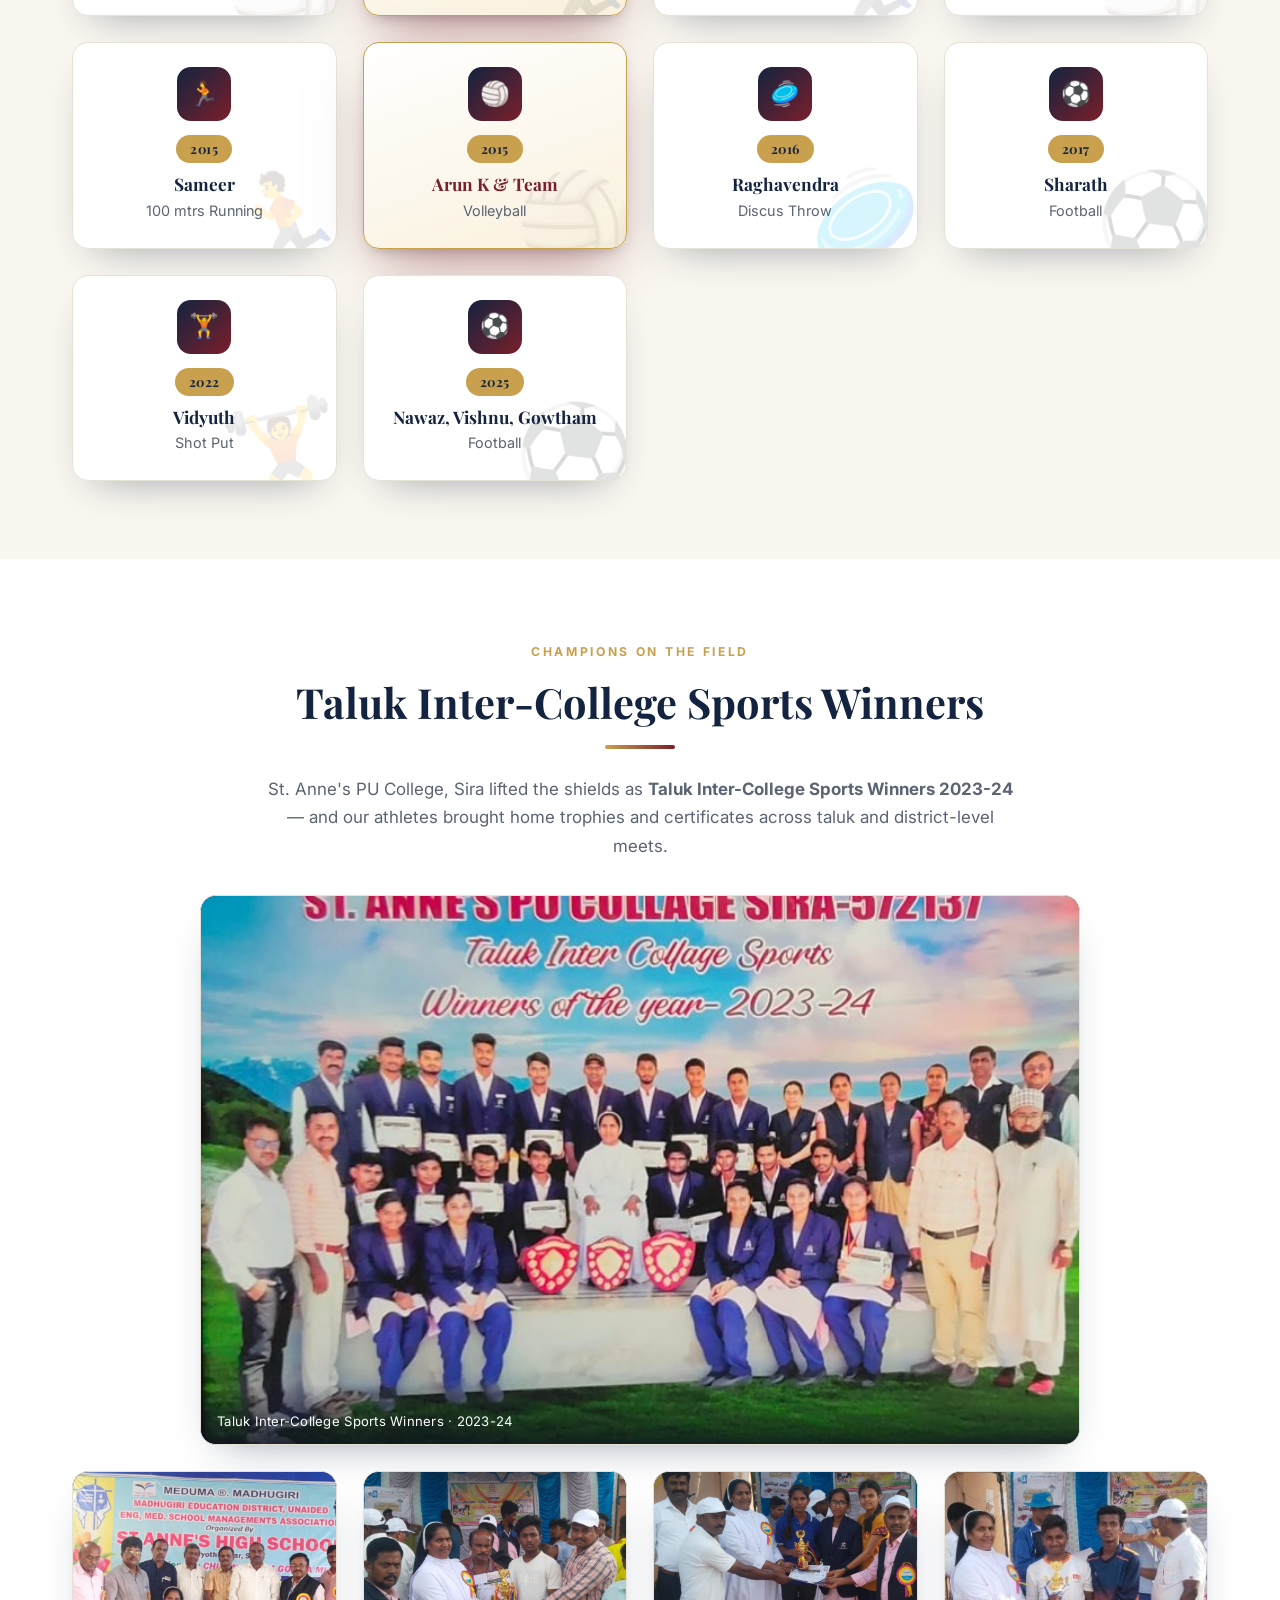
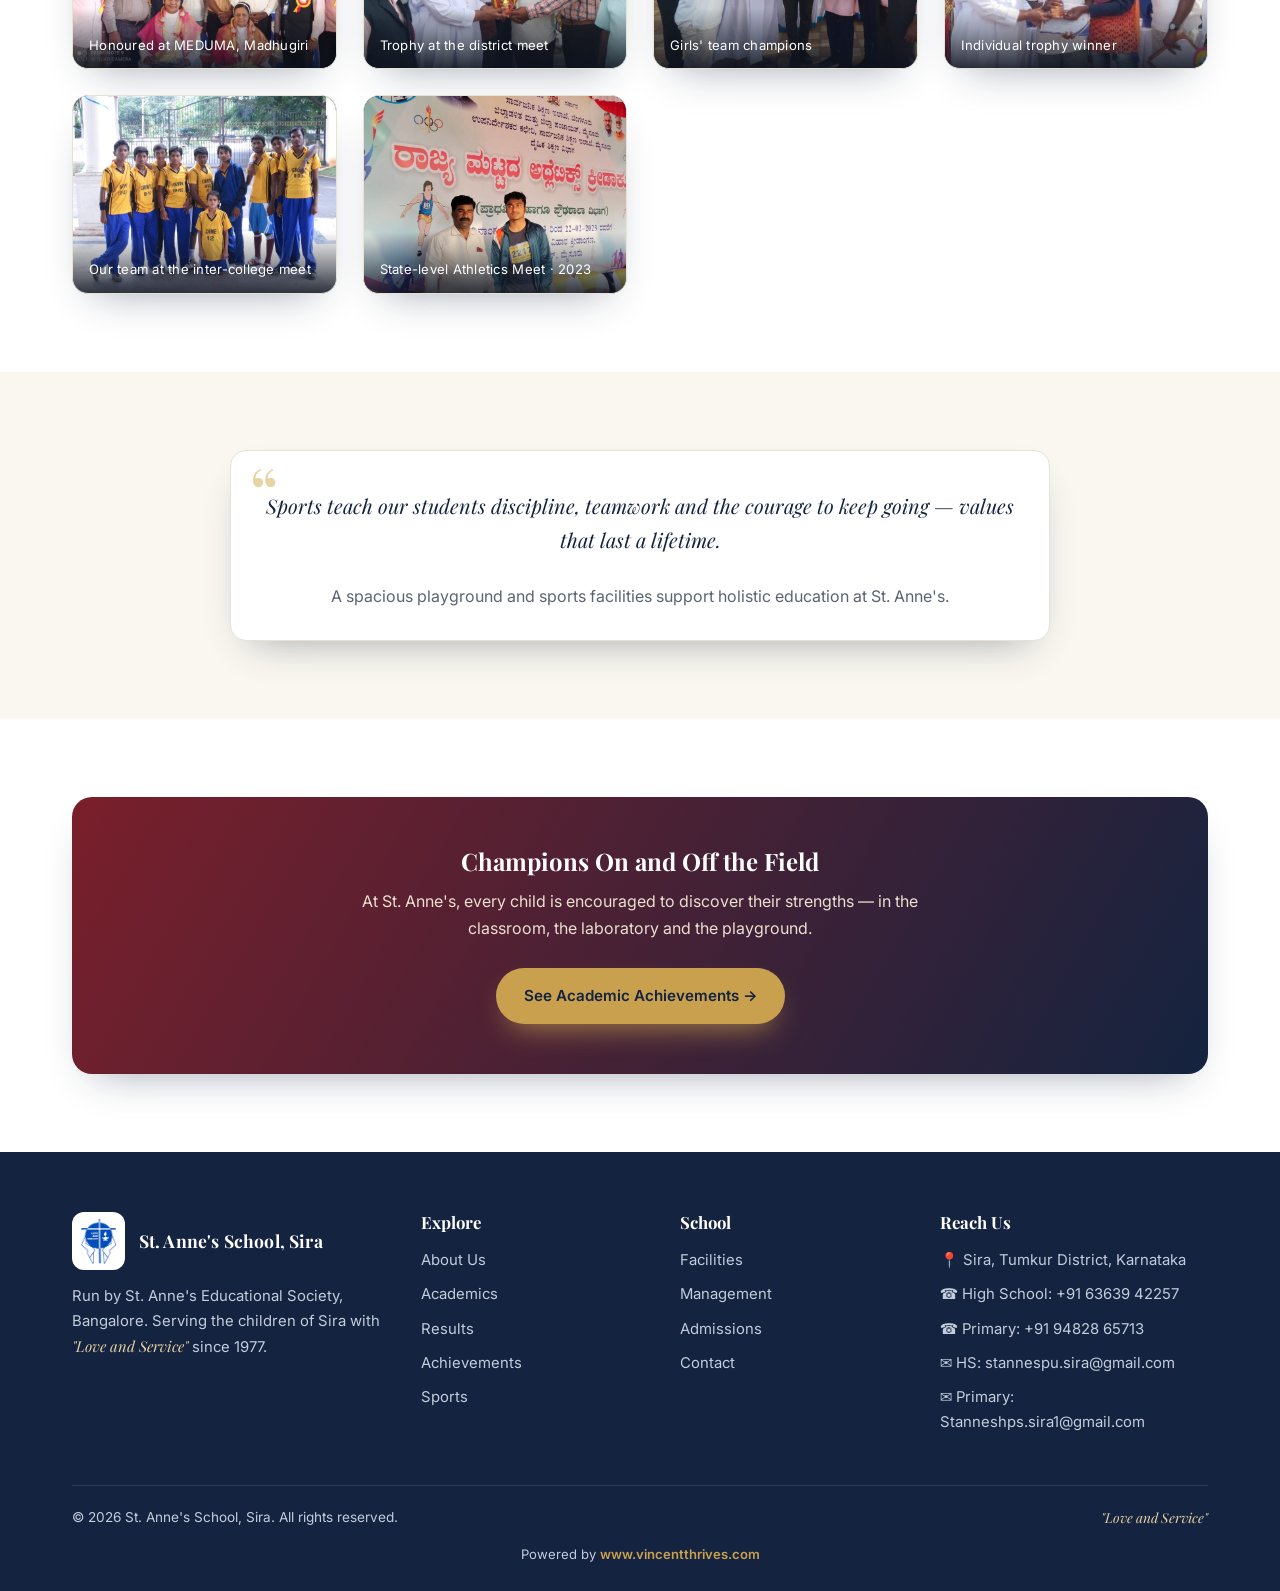
<file: sports.html>
<!DOCTYPE html>
<html lang="en">
<head>
  <meta charset="UTF-8" />
  <meta name="viewport" content="width=device-width, initial-scale=1.0" />
  <title>Sports Achievements — St. Anne's School, Sira</title>
  <meta name="description" content="Sports at St. Anne's School, Sira — a proud tradition of athletics, football, volleyball, kabaddi and track events, with achievers from 2000 to 2025." />
  <link rel="preconnect" href="https://fonts.googleapis.com">
  <link rel="preconnect" href="https://fonts.gstatic.com" crossorigin>
  <link href="https://fonts.googleapis.com/css2?family=Inter:wght@400;500;600;700&family=Playfair+Display:ital,wght@0,600;0,700;1,600&display=swap" rel="stylesheet">
  <link rel="icon" type="image/png" href="assets/img/logo.png" />
  <link rel="stylesheet" href="assets/css/style.css" />
</head>
<body>
  <!-- Floating quick-contact (right side) -->
  <div class="contact-fab" aria-label="Quick contact">
    <a href="tel:+916363942257" class="contact-fab-btn cf-call" aria-label="Call St. Anne's School">
      <span class="cf-ico">&#9742;&#65038;</span><span class="cf-label">+91 63639 42257</span>
    </a>
    <a href="https://mail.google.com/mail/?view=cm&amp;fs=1&amp;to=stannespu.sira@gmail.com" target="_blank" rel="noopener" class="contact-fab-btn cf-mail" aria-label="Email St. Anne's School">
      <span class="cf-ico">&#9993;&#65038;</span><span class="cf-label">stannespu.sira@gmail.com</span>
    </a>
  </div>

  <header class="site-header">
    <div class="container nav">
      <a class="brand" href="index.html">
        <img class="crest" src="assets/img/logo.png" alt="St. Anne's School, Sira crest" />
        <span>
          <span class="brand-name">St. Anne's School</span><br>
          <span class="brand-sub">Sira · Since 1977</span>
        </span>
      </a>
      <nav>
        <ul class="nav-links">
          <li><a href="index.html">Home</a></li>
          <li><a href="about.html">About</a></li>
          <li><a href="academics.html">Academics</a></li>
          <li><a href="results.html">Results</a></li>
          <li><a href="achievements.html">Achievements</a></li>
          <li><a href="sports.html" class="active">Sports</a></li>
          <li><a href="facilities.html">Facilities</a></li>
          <li><a href="events.html">Events</a></li>
          <li><a href="management.html">Management</a></li>
          <li><a href="contact.html">Contact</a></li>
        </ul>
      </nav>
      <a href="contact.html" class="btn btn-gold nav-cta">Admissions</a>
      <button class="nav-toggle" aria-label="Open menu"><span></span><span></span><span></span></button>
    </div>
  </header>

  <section class="page-hero sports-hero">
    <span class="sports-bg" aria-hidden="true"><i>⚽</i><i>🏆</i><i>🏐</i><i>🥇</i><i>🏃</i><i>🏅</i><i>🥏</i><i>🏆</i><i>🏀</i><i>🎖️</i></span>
    <div class="container">
      <div class="crumbs"><a href="index.html">Home</a> / Sports Achievements</div>
      <h1>Sports at St. Anne's</h1>
      <p>A spacious playground and sports facilities encourage physical fitness, teamwork and sportsmanship — producing achievers across athletics and team games.</p>
    </div>
  </section>

  <!-- Roll of honour -->
  <section class="section">
    <div class="container">
      <div class="center">
        <span class="eyebrow">Roll of Honour</span>
        <h2 class="section-title">Sports Achievements</h2>
        <div class="gold-rule"></div>
        <p class="section-lead">Our achievers across athletics, football, volleyball and kabaddi over the years.</p>
      </div>
      <div class="grid grid-4" style="margin-top:34px;">
        <div class="card reveal sport-card" data-bg="🏃"><div class="sport-ico">🏃</div><span class="year-chip">2000</span><h3>Amith</h3><p>State Level Relay – 100 mtr <span class="rank-tag">State Level</span></p></div>
        <div class="card reveal sport-card" data-bg="🥏"><div class="sport-ico">🥏</div><span class="year-chip">2001</span><h3>Dhananjay</h3><p>Discus Throw</p></div>
        <div class="card reveal sport-card" data-bg="⚽"><div class="sport-ico">⚽</div><span class="year-chip">2002</span><h3>Sagar</h3><p>Football</p></div>
        <div class="card reveal sport-card" data-bg="🏃"><div class="sport-ico">🏃</div><span class="year-chip">2003</span><h3>Harshavardhan, Keshav, Karthik</h3><p>4 × 100 mtr Relay</p></div>
        <div class="card reveal sport-card" data-bg="🥏"><div class="sport-ico">🥏</div><span class="year-chip">2004</span><h3>Akshay</h3><p>Discus Throw</p></div>
        <div class="card reveal sport-card" data-bg="🏃"><div class="sport-ico">🏃</div><span class="year-chip">2005</span><h3>Amith, Harsha</h3><p>4 × 100 mtr Relay</p></div>
        <div class="card reveal sport-card" data-bg="⚽"><div class="sport-ico">⚽</div><span class="year-chip">2006</span><h3>Mohammed Burhan</h3><p>Football</p></div>
        <div class="card reveal sport-card" data-bg="🏋️"><div class="sport-ico">🏋️</div><span class="year-chip">2007</span><h3>Gagan Dev</h3><p>Shot Put</p></div>
        <div class="card reveal sport-card" data-bg="🏐"><div class="sport-ico">🏐</div><span class="year-chip">2008</span><h3>S. B. Bharath, Sharfuddin &amp; Team</h3><p>Volleyball</p></div>
        <div class="card reveal sport-card" data-bg="⚽"><div class="sport-ico">⚽</div><span class="year-chip">2009</span><h3>Gagan Dev</h3><p>Football</p></div>
        <div class="card reveal sport-card" data-bg="⚽"><div class="sport-ico">⚽</div><span class="year-chip">2010</span><h3>Gagan Dev, Amith</h3><p>Football</p></div>
        <div class="card reveal sport-card" data-bg="🤼"><div class="sport-ico">🤼</div><span class="year-chip">2011</span><h3>Gagan Dev, Swamy Darshan</h3><p>Kabaddi</p></div>
        <div class="card reveal sport-card" data-bg="🏐"><div class="sport-ico">🏐</div><span class="year-chip">2012</span><h3>Bharath, Sharfuddin</h3><p>Volleyball</p></div>
        <div class="card reveal sport-card featured" data-bg="🏃"><div class="sport-ico">🏃</div><span class="year-chip">2012</span><h3>Arun K &amp; Dinesh Patel Team</h3><p>4 × 100 mtr Relay</p></div>
        <div class="card reveal sport-card" data-bg="🏃"><div class="sport-ico">🏃</div><span class="year-chip">2013</span><h3>Harshitha</h3><p>100 mtrs Running</p></div>
        <div class="card reveal sport-card" data-bg="🏐"><div class="sport-ico">🏐</div><span class="year-chip">2014</span><h3>Priya P Shetty, Harshitha</h3><p>Volleyball</p></div>
        <div class="card reveal sport-card" data-bg="🏃"><div class="sport-ico">🏃</div><span class="year-chip">2015</span><h3>Sameer</h3><p>100 mtrs Running</p></div>
        <div class="card reveal sport-card featured" data-bg="🏐"><div class="sport-ico">🏐</div><span class="year-chip">2015</span><h3>Arun K &amp; Team</h3><p>Volleyball</p></div>
        <div class="card reveal sport-card" data-bg="🥏"><div class="sport-ico">🥏</div><span class="year-chip">2016</span><h3>Raghavendra</h3><p>Discus Throw</p></div>
        <div class="card reveal sport-card" data-bg="⚽"><div class="sport-ico">⚽</div><span class="year-chip">2017</span><h3>Sharath</h3><p>Football</p></div>
        <div class="card reveal sport-card" data-bg="🏋️"><div class="sport-ico">🏋️</div><span class="year-chip">2022</span><h3>Vidyuth</h3><p>Shot Put</p></div>
        <div class="card reveal sport-card" data-bg="⚽"><div class="sport-ico">⚽</div><span class="year-chip">2025</span><h3>Nawaz, Vishnu, Gowtham</h3><p>Football</p></div>
      </div>
    </div>
  </section>

  <!-- Winning Moments gallery -->
  <section class="section alt">
    <div class="container">
      <div class="center">
        <span class="eyebrow">Champions on the Field</span>
        <h2 class="section-title">Taluk Inter-College Sports Winners</h2>
        <div class="gold-rule"></div>
        <p class="section-lead">St. Anne's PU College, Sira lifted the shields as <strong>Taluk Inter-College Sports Winners 2023-24</strong> — and our athletes brought home trophies and certificates across taluk and district-level meets.</p>
      </div>
      <div class="award-photo reveal" style="margin:34px auto 0;max-width:880px;aspect-ratio:16 / 10;">
        <img src="assets/img/sports-win-1.jpeg" alt="St. Anne's PU College — Taluk Inter-College Sports Winners 2023-24" />
        <span class="award-cap">Taluk Inter-College Sports Winners · 2023-24</span>
      </div>
      <div class="grid grid-4" style="margin-top:26px;">
        <div class="award-photo reveal"><img src="assets/img/sports-win-2.jpeg" alt="St. Anne's honoured at MEDUMA, Madhugiri" /><span class="award-cap">Honoured at MEDUMA, Madhugiri</span></div>
        <div class="award-photo reveal"><img src="assets/img/sports-win-3.jpeg" alt="St. Anne's student receiving a sports trophy" /><span class="award-cap">Trophy at the district meet</span></div>
        <div class="award-photo reveal"><img src="assets/img/sports-win-4.jpeg" alt="St. Anne's girls' team receiving trophy and certificate" /><span class="award-cap">Girls' team champions</span></div>
        <div class="award-photo reveal"><img src="assets/img/sports-win-5.jpeg" alt="St. Anne's student honoured with an individual trophy" /><span class="award-cap">Individual trophy winner</span></div>
        <div class="award-photo reveal"><img src="assets/img/sports-win-6.jpeg" alt="St. Anne's sports team at an inter-college meet" /><span class="award-cap">Our team at the inter-college meet</span></div>
        <div class="award-photo reveal"><img src="assets/img/sports-win-7.jpeg" alt="St. Anne's athlete at the State-level Athletics Meet, 2023" /><span class="award-cap">State-level Athletics Meet · 2023</span></div>
      </div>
    </div>
  </section>

  <!-- Quote -->
  <section class="section">
    <div class="container">
      <div class="quote-card reveal" style="max-width:820px;margin:0 auto;text-align:center;">
        <div class="verse" style="border:none;padding:0;">Sports teach our students discipline, teamwork and the courage to keep going — values that last a lifetime.</div>
        <p>A spacious playground and sports facilities support holistic education at St. Anne's.</p>
      </div>
    </div>
  </section>

  <section class="section alt">
    <div class="container">
      <div class="cta-band reveal">
        <h2>Champions On and Off the Field</h2>
        <p>At St. Anne's, every child is encouraged to discover their strengths — in the classroom, the laboratory and the playground.</p>
        <a href="achievements.html" class="btn btn-gold">See Academic Achievements →</a>
      </div>
    </div>
  </section>

  <footer class="site-footer">
    <div class="container">
      <div class="footer-grid">
        <div>
          <div class="foot-brand">
            <img class="crest" src="assets/img/logo.png" alt="St. Anne's School, Sira crest" />
            <span class="brand-name">St. Anne's School, Sira</span>
          </div>
          <p style="font-size:.93rem;">Run by St. Anne's Educational Society, Bangalore. Serving the children of Sira with <span class="motto">"Love and Service"</span> since 1977.</p>
        </div>
        <div>
          <h4>Explore</h4>
          <ul class="foot-links">
            <li><a href="about.html">About Us</a></li>
            <li><a href="academics.html">Academics</a></li>
            <li><a href="results.html">Results</a></li>
            <li><a href="achievements.html">Achievements</a></li>
            <li><a href="sports.html">Sports</a></li>
          </ul>
        </div>
        <div>
          <h4>School</h4>
          <ul class="foot-links">
            <li><a href="facilities.html">Facilities</a></li>
            <li><a href="management.html">Management</a></li>
            <li><a href="contact.html">Admissions</a></li>
            <li><a href="contact.html">Contact</a></li>
          </ul>
        </div>
        <div>
          <h4>Reach Us</h4>
          <ul class="foot-links">
            <li>📍 Sira, Tumkur District, Karnataka</li>
            <li>☎ High School: +91 63639 42257</li>
            <li>☎ Primary: +91 94828 65713</li>
            <li>✉ HS: stannespu.sira@gmail.com</li>
            <li>✉ Primary: Stanneshps.sira1@gmail.com</li>
          </ul>
        </div>
      </div>
      <div class="footer-bottom">
        <span>© <span data-year>2026</span> St. Anne's School, Sira. All rights reserved.</span>
        <span class="motto">"Love and Service"</span>
      </div>
      <div class="footer-credit">Powered by <a href="https://www.vincentthrives.com" target="_blank" rel="noopener">www.vincentthrives.com</a></div>
    </div>
  </footer>

  <script src="assets/js/main.js"></script>
</body>
</html>
</file>
<file: assets/css/style.css>
/* =========================================================
   St. Anne's School, Sira — Stylesheet
   Palette: Navy #14233f · Maroon #7a1f2b · Gold #c8a04e
   ========================================================= */

:root {
  --navy: #14233f;
  --navy-light: #1f3357;
  --maroon: #7a1f2b;
  --gold: #c8a04e;
  --gold-soft: #e7d3a3;
  --cream: #faf7f0;
  --ink: #1d2430;
  --muted: #5b6472;
  --line: #e7e2d6;
  --white: #ffffff;
  --shadow: 0 18px 40px -22px rgba(20, 35, 63, 0.45);
  --radius: 16px;
  --maxw: 1180px;
}

* { box-sizing: border-box; margin: 0; padding: 0; }

html { scroll-behavior: smooth; }

body {
  font-family: "Inter", system-ui, -apple-system, "Segoe UI", sans-serif;
  color: var(--ink);
  background: var(--cream);
  line-height: 1.7;
  -webkit-font-smoothing: antialiased;
  overflow-x: hidden;
}

h1, h2, h3, h4, .brand-name {
  font-family: "Playfair Display", Georgia, "Times New Roman", serif;
  line-height: 1.2;
  color: var(--navy);
  font-weight: 700;
}

/* never let a long word/heading clip the layout */
h1, h2, h3, h4, p, a, li, span { overflow-wrap: break-word; word-break: normal; }

a { color: var(--maroon); text-decoration: none; transition: color .2s; }
a:hover { color: var(--gold); }

img { max-width: 100%; display: block; }

.container { width: 100%; max-width: var(--maxw); margin: 0 auto; padding: 0 22px; }

.section { padding: 78px 0; }
.section.alt { background: var(--white); }
.section.navy { background: var(--navy); color: #e9edf4; }
.section.navy h1, .section.navy h2, .section.navy h3 { color: #fff; }

.eyebrow {
  display: inline-block;
  font-family: "Inter", sans-serif;
  font-size: .76rem;
  letter-spacing: .22em;
  text-transform: uppercase;
  color: var(--gold);
  font-weight: 700;
  margin-bottom: 14px;
}
.section.navy .eyebrow { color: var(--gold-soft); }

.section-title { font-size: clamp(1.7rem, 3.4vw, 2.6rem); margin-bottom: 16px; }
.section-lead { color: var(--muted); max-width: 760px; font-size: 1.06rem; }
.section.navy .section-lead { color: #c3ccda; }
.center { text-align: center; }
.center .section-lead { margin-left: auto; margin-right: auto; }

.gold-rule {
  width: 70px; height: 4px; border-radius: 3px;
  background: linear-gradient(90deg, var(--gold), var(--maroon));
  margin: 18px 0 26px;
}
.center .gold-rule { margin-left: auto; margin-right: auto; }

/* ---------- Buttons ---------- */
.btn {
  display: inline-flex; align-items: center; gap: 9px;
  padding: 13px 26px; border-radius: 999px;
  font-weight: 600; font-size: .95rem; cursor: pointer;
  border: 2px solid transparent; transition: all .22s ease;
}
.btn-gold { background: var(--gold); color: var(--navy); }
.btn-gold:hover { background: #d8b566; color: var(--navy); transform: translateY(-2px); }
.btn-outline { border-color: rgba(255,255,255,.6); color: #fff; }
/* Nammavidyalaya button: allow the long URL to wrap inside the pill */
.nv-btn { display: inline-block; text-align: center; white-space: normal; max-width: 100%; }
.nv-url { color: var(--gold); overflow-wrap: anywhere; word-break: break-word; }
.btn-outline:hover { background: #fff; color: var(--navy); }
.btn-ghost { border-color: var(--navy); color: var(--navy); }
.btn-ghost:hover { background: var(--navy); color: #fff; }

/* ---------- Floating quick-contact (right side, circular) ---------- */
.contact-fab {
  position: fixed; right: 16px; top: 36%; transform: translateY(-50%);
  z-index: 40; display: flex; flex-direction: column; gap: 14px;
}
.contact-fab-btn {
  position: relative;
  width: 46px; height: 46px; border-radius: 50%;
  display: grid; place-items: center; text-decoration: none;
  box-shadow: 0 10px 26px -8px rgba(20,35,63,.6);
  transition: transform .25s ease, box-shadow .25s ease;
}
.contact-fab-btn:hover { transform: translateY(-2px) scale(1.06); box-shadow: 0 14px 32px -8px rgba(20,35,63,.75); }
.contact-fab-btn .cf-ico { font-size: 1.2rem; line-height: 1; }
.cf-call .cf-ico { color: #16a34a; }
.cf-mail .cf-ico { color: #ff5a5a; }
/* label is a pill tooltip that slides out to the LEFT, so the button stays a clean circle */
.contact-fab-btn .cf-label {
  position: absolute; right: calc(100% + 12px); top: 50%;
  transform: translateY(-50%) translateX(8px);
  white-space: nowrap; pointer-events: none;
  background: var(--navy); color: #fff;
  padding: 9px 15px; border-radius: 999px;
  font-weight: 600; font-size: .85rem;
  box-shadow: 0 10px 24px -10px rgba(20,35,63,.7);
  opacity: 0; transition: opacity .3s ease, transform .3s ease;
  /* auto reveal twice on load, then hide — still shows on hover */
  animation: cfPulse 1.1s ease-in-out 0.8s 2;
}
.contact-fab:hover .cf-label { opacity: 1; transform: translateY(-50%) translateX(0); }
@keyframes cfPulse {
  0%   { opacity: 0; transform: translateY(-50%) translateX(8px); }
  25%  { opacity: 1; transform: translateY(-50%) translateX(0); }
  65%  { opacity: 1; transform: translateY(-50%) translateX(0); }
  100% { opacity: 0; transform: translateY(-50%) translateX(8px); }
}
.cf-call { background: var(--gold); }
.cf-mail { background: linear-gradient(135deg, var(--navy), var(--maroon)); }
@media (max-width: 760px) {
  .contact-fab { right: 12px; gap: 12px; top: 48%; }
  .contact-fab-btn { width: 42px; height: 42px; }
  .contact-fab-btn .cf-ico { font-size: 1.1rem; }
  .contact-fab-btn .cf-label { font-size: .8rem; padding: 8px 13px; }
}

/* ---------- Top bar ---------- */
.topbar {
  background: var(--navy); color: #cdd6e4;
  font-size: .82rem; letter-spacing: .02em;
}
.topbar .container { display: flex; justify-content: space-between; align-items: center; gap: 12px; padding-top: 8px; padding-bottom: 8px; }
.topbar a { color: #cdd6e4; }
.topbar a:hover { color: var(--gold); }
.topbar .tb-right { display: flex; gap: 18px; }

/* ---------- Header / Nav ---------- */
.site-header {
  position: sticky; top: 0; z-index: 50;
  background: rgba(255,255,255,.97);
  backdrop-filter: blur(10px);
  border-bottom: 1px solid var(--line);
  box-shadow: 0 8px 26px -20px rgba(20,35,63,.55);
}
.site-header .container { max-width: 1280px; }
.nav { display: flex; align-items: center; justify-content: space-between; gap: 16px; padding: 11px 0; }
.brand { display: flex; align-items: center; gap: 13px; flex-shrink: 0; }
.brand .crest {
  height: 54px; width: auto; flex-shrink: 0; display: block;
  transition: transform .35s ease;
}
.brand:hover .crest { transform: scale(1.06); }
.brand-name { font-size: 1.18rem; line-height: 1.1; letter-spacing: .01em; white-space: nowrap; }
.brand-sub { font-size: .66rem; color: var(--muted); letter-spacing: .19em; text-transform: uppercase; white-space: nowrap; }
/* highlighted brand in the header */
.site-header .brand-name {
  font-size: 1.26rem; font-weight: 700;
  background: linear-gradient(92deg, var(--navy) 0%, var(--navy) 50%, var(--maroon) 100%);
  -webkit-background-clip: text; background-clip: text;
  -webkit-text-fill-color: transparent;
}
.site-header .brand-sub {
  color: var(--gold); font-weight: 700; font-size: .68rem; letter-spacing: .2em;
  text-shadow: 0 1px 0 rgba(255,255,255,.6);
}

.nav-links { display: flex; align-items: center; gap: 1px; list-style: none; }
.nav-links a {
  position: relative; color: var(--navy); font-weight: 500; font-size: .88rem;
  padding: 10px 8px; border-radius: 8px; white-space: nowrap; transition: color .2s ease;
}
/* animated gold→maroon underline on hover / active */
.nav-links a::after {
  content: ""; position: absolute; left: 8px; right: 8px; bottom: 5px; height: 2px;
  background: linear-gradient(90deg, var(--gold), var(--maroon)); border-radius: 2px;
  transform: scaleX(0); transform-origin: left; transition: transform .26s ease;
}
.nav-links a:hover { color: var(--maroon); }
.nav-links a:hover::after, .nav-links a.active::after { transform: scaleX(1); }
.nav-links a.active { color: var(--maroon); font-weight: 600; }
.nav-cta { margin-left: 6px; flex-shrink: 0; }

.nav-toggle {
  display: none; background: none; border: none; cursor: pointer;
  width: 44px; height: 44px; flex-direction: column; gap: 5px;
  justify-content: center; align-items: center;
}
.nav-toggle span { width: 24px; height: 2px; background: var(--navy); border-radius: 2px; transition: .25s; }

/* ---------- Hero ---------- */
.hero {
  position: relative; color: #fff; overflow: hidden; isolation: isolate;
  background: var(--navy);
  min-height: calc(100svh - 84px); /* fill the screen below the header (mobile overrides this) */
}
/* auto-rotating background slideshow */
.hero-slides { position: absolute; inset: 0; z-index: 0; }
.hero-slide {
  position: absolute; inset: 0; background-size: cover; background-position: center 42%;
  opacity: 0; transition: opacity 1.6s ease-in-out;
}
.hero-slide.is-active { opacity: 1; }
/* intro background video — plays first, then fades to the photo slideshow */
.hero-video {
  position: absolute; inset: 0; width: 100%; height: 100%;
  object-fit: cover; z-index: 0; opacity: 1; transition: opacity 1.2s ease;
}
.hero-video.is-done { opacity: 0; pointer-events: none; }
/* main left-dark gradient overlay — above slides, below content */
.hero::before {
  content: ""; position: absolute; inset: 0; z-index: 1; pointer-events: none;
  background:
    linear-gradient(100deg, rgba(11,16,28,.68) 0%, rgba(17,29,52,.4) 44%, rgba(30,30,48,.16) 72%, rgba(76,24,33,.2) 100%),
    linear-gradient(180deg, transparent 64%, rgba(8,12,22,.4) 100%);
}
/* fine dotted texture */
.hero::after {
  content: ""; position: absolute; inset: 0; z-index: 1; pointer-events: none;
  background-image: radial-gradient(rgba(255,255,255,.05) 1px, transparent 1px);
  background-size: 22px 22px;
}
/* large faint crest watermark */
.hero-crest {
  position: absolute; z-index: 1; pointer-events: none;
  right: 4%; top: 50%; transform: translateY(-50%);
  width: auto; height: 78%; opacity: .12;
  filter: brightness(0) invert(1);
}
.hero-inner {
  position: relative; z-index: 2;
  padding: 30px clamp(20px, 4vw, 60px) 34px;
  width: 100%; max-width: none;
  min-height: calc(100svh - 84px); /* fill the screen below the header (mobile overrides this) */
  display: flex; flex-direction: column; justify-content: flex-start;
  animation: heroRise .9s cubic-bezier(.2,.7,.2,1) both;
}
@keyframes heroRise { from { opacity: 0; transform: translateY(24px); } to { opacity: 1; transform: none; } }

.hero .hero-eyebrow {
  position: relative; overflow: hidden; white-space: nowrap; align-self: flex-start;
  background: linear-gradient(135deg, #e0bf73 0%, var(--gold) 48%, #b8862f 100%);
  border: 1px solid rgba(255,255,255,.6);
  color: var(--navy); font-weight: 700; letter-spacing: .04em; font-size: .9rem;
  padding: 9px 20px;
  box-shadow: 0 10px 26px -8px rgba(200,160,78,.85), inset 0 1px 0 rgba(255,255,255,.55);
  animation: eyebrowGlow 2.6s ease-in-out infinite;
}
.hero .hero-eyebrow .dot { background: var(--maroon); box-shadow: 0 0 0 4px rgba(122,31,43,.25); }
/* moving shine sweep */
.hero .hero-eyebrow::after {
  content: ""; position: absolute; top: 0; left: -60%; width: 50%; height: 100%;
  background: linear-gradient(100deg, transparent, rgba(255,255,255,.65), transparent);
  transform: skewX(-20deg); animation: eyebrowShine 3.2s ease-in-out infinite;
}
@keyframes eyebrowGlow {
  0%, 100% { box-shadow: 0 10px 26px -8px rgba(200,160,78,.7), inset 0 1px 0 rgba(255,255,255,.5); }
  50% { box-shadow: 0 12px 34px -6px rgba(231,211,163,.95), inset 0 1px 0 rgba(255,255,255,.6); }
}
@keyframes eyebrowShine {
  0% { left: -60%; }
  55%, 100% { left: 130%; }
}
.hero h1 {
  color: #fff; font-size: clamp(2.3rem, 5.4vw, 3.9rem); margin: 18px 0 16px;
  letter-spacing: -.01em; text-shadow: 0 2px 18px rgba(8,12,22,.4);
}
.hero h1 .accent { position: relative; color: var(--gold); white-space: nowrap; }
.hero h1 .accent::after {
  content: ""; position: absolute; left: 0; right: 0; bottom: -2px; height: 3px;
  background: linear-gradient(90deg, var(--gold), transparent);
  border-radius: 3px;
}
.hero p { font-size: 1.14rem; color: #eef1f7; max-width: 640px; text-shadow: 0 1px 10px rgba(8,12,22,.35); }
.hero-cta { display: flex; flex-wrap: wrap; gap: 14px; margin-top: auto; }
/* Nammavidyalaya link on top (full width); Enquire + Discover share one line below */
.hero-cta .btn:nth-child(3) { order: -1; flex: 0 0 100%; }
.hero-cta .btn:nth-child(1),
.hero-cta .btn:nth-child(2) { flex: 1 1 0; justify-content: center; text-align: center; }
.btn-gold { box-shadow: 0 14px 30px -12px rgba(200,160,78,.8); }

/* glass stat bar — hidden; the count-up stats below the hero are used instead */
.hero-stats {
  display: none; flex-wrap: wrap; gap: 0; margin-top: 40px;
  background: rgba(255,255,255,.08); border: 1px solid rgba(255,255,255,.16);
  border-radius: 16px; backdrop-filter: blur(6px); -webkit-backdrop-filter: blur(6px);
  overflow: hidden; max-width: 660px;
}
.hstat { flex: 1 1 130px; padding: 18px 20px; border-right: 1px solid rgba(255,255,255,.12); text-align: center; }
.hstat:last-child { border-right: none; }
.hstat .n { display: block; font-family: "Playfair Display", serif; font-size: 1.9rem; font-weight: 700; color: var(--gold); line-height: 1; }
.hstat .n i { font-style: normal; font-size: 1rem; }
.hstat .l { display: block; margin-top: 6px; font-size: .76rem; letter-spacing: .06em; text-transform: uppercase; color: #d8dfeb; }

/* scroll cue */
.hero-scroll {
  position: absolute; z-index: 3; left: 50%; bottom: 22px; transform: translateX(-50%);
  width: 26px; height: 42px; border: 2px solid rgba(255,255,255,.55); border-radius: 14px;
  display: grid; justify-items: center;
}
.hero-scroll span { width: 4px; height: 8px; border-radius: 4px; background: var(--gold); margin-top: 7px; animation: scrollDot 1.6s ease-in-out infinite; }
@keyframes scrollDot { 0%,100% { transform: translateY(0); opacity: 1; } 50% { transform: translateY(10px); opacity: .35; } }

.chip {
  display: inline-flex; align-items: center; gap: 8px;
  background: rgba(255,255,255,.1); border: 1px solid rgba(255,255,255,.22);
  padding: 8px 16px; border-radius: 999px; font-size: .86rem; font-weight: 500;
}
.chip .dot { width: 8px; height: 8px; border-radius: 50%; background: var(--gold); box-shadow: 0 0 0 4px rgba(200,160,78,.25); }

@media (max-width: 760px) {
  .hero-crest { display: none; }
  /* cropped background video on mobile — left of centre */
  .hero-video { object-position: 33% center; }
  /* hide the hero glass stats on mobile — same numbers show in the navy section below */
  .hero-stats { display: none; }
  .hero .hero-eyebrow { font-size: clamp(.56rem, 2.9vw, .72rem); padding: 5px 12px; letter-spacing: .02em; align-self: flex-start; }
  .hero-cta { gap: 8px; margin-top: 18px; }
  .hero-cta .btn { padding: 8px 15px; font-size: .8rem; }
  .hero-stats { margin-top: 18px; }
  .hstat { flex: 1 1 45%; padding: 8px 12px; }
  .hstat .n { font-size: 1.15rem; }
  .hstat .n i { font-size: .72rem; }
  .hstat .l { font-size: .58rem; margin-top: 2px; letter-spacing: .04em; }
  .hstat:nth-child(2) { border-right: none; }
  .hstat:nth-child(1), .hstat:nth-child(2) { border-bottom: 1px solid rgba(255,255,255,.12); }
  .hero-scroll { display: none; }
}

/* page hero (sub pages) */
.page-hero {
  color: #fff; padding: 70px 0 60px; position: relative;
  background: linear-gradient(120deg, var(--navy), var(--navy-light));
}
.page-hero .crumbs { font-size: .85rem; color: var(--gold-soft); margin-bottom: 12px; }
.page-hero .crumbs a { color: var(--gold-soft); }
.page-hero h1 { color: #fff; font-size: clamp(1.9rem, 4.5vw, 2.9rem); }
.page-hero p { color: #d4dbe7; max-width: 640px; margin-top: 12px; }
.page-hero .container { position: relative; z-index: 2; }
/* scattered faint trophies behind the Achievements banner */
.page-hero.trophies { overflow: hidden; }
.trophy-bg { position: absolute; inset: 0; z-index: 0; pointer-events: none; }
.trophy-bg i { position: absolute; font-style: normal; opacity: .14; filter: drop-shadow(0 4px 8px rgba(0,0,0,.3)); }
.trophy-bg i:nth-child(1) { top: 8%;  left: 60%; font-size: 5.5rem; transform: rotate(-12deg); }
.trophy-bg i:nth-child(2) { top: 52%; left: 71%; font-size: 3rem;   transform: rotate(10deg); opacity: .1; }
.trophy-bg i:nth-child(3) { top: 18%; left: 82%; font-size: 4rem;   transform: rotate(6deg); }
.trophy-bg i:nth-child(4) { top: 62%; left: 90%; font-size: 2.6rem; transform: rotate(-8deg); opacity: .1; }
.trophy-bg i:nth-child(5) { top: 30%; left: 93%; font-size: 5rem;   transform: rotate(14deg); }
.trophy-bg i:nth-child(6) { top: 70%; left: 64%; font-size: 2.4rem; transform: rotate(-6deg); opacity: .09; }
.trophy-bg i:nth-child(7) { top: 6%;  left: 90%; font-size: 3rem;   transform: rotate(-4deg); opacity: .1; }
.trophy-bg i:nth-child(8) { top: 44%; left: 55%; font-size: 2.6rem; transform: rotate(12deg); opacity: .08; }
.trophy-bg i:nth-child(9) { top: 80%; left: 80%; font-size: 3.4rem; transform: rotate(8deg); opacity: .1; }
@media (max-width: 760px) {
  .trophy-bg i:nth-child(1) { left: 70%; font-size: 4rem; }
  .trophy-bg i:nth-child(6), .trophy-bg i:nth-child(8) { display: none; }
}
/* scattered sports balls & trophies behind the Sports banner */
.page-hero.sports-hero { overflow: hidden; }
.sports-bg { position: absolute; inset: 0; z-index: 0; pointer-events: none; }
.sports-bg i { position: absolute; font-style: normal; opacity: .14; filter: drop-shadow(0 4px 8px rgba(0,0,0,.3)); }
.sports-bg i:nth-child(1)  { top: 14%; left: 56%; font-size: 4.5rem; transform: rotate(-10deg); }
.sports-bg i:nth-child(2)  { top: 6%;  left: 70%; font-size: 5.5rem; transform: rotate(8deg); }
.sports-bg i:nth-child(3)  { top: 56%; left: 63%; font-size: 3rem;   transform: rotate(6deg); opacity: .1; }
.sports-bg i:nth-child(4)  { top: 24%; left: 80%; font-size: 4.2rem; transform: rotate(-6deg); }
.sports-bg i:nth-child(5)  { top: 64%; left: 74%; font-size: 2.6rem; transform: rotate(12deg); opacity: .1; }
.sports-bg i:nth-child(6)  { top: 10%; left: 88%; font-size: 3.4rem; transform: rotate(10deg); }
.sports-bg i:nth-child(7)  { top: 46%; left: 90%; font-size: 3rem;   transform: rotate(-8deg); opacity: .1; }
.sports-bg i:nth-child(8)  { top: 72%; left: 86%; font-size: 4rem;   transform: rotate(6deg); }
.sports-bg i:nth-child(9)  { top: 40%; left: 52%; font-size: 2.8rem; transform: rotate(-12deg); opacity: .09; }
.sports-bg i:nth-child(10) { top: 80%; left: 58%; font-size: 2.6rem; transform: rotate(8deg); opacity: .09; }
@media (max-width: 760px) {
  .sports-bg i:nth-child(1) { left: 64%; font-size: 3.6rem; }
  .sports-bg i:nth-child(3), .sports-bg i:nth-child(9), .sports-bg i:nth-child(10) { display: none; }
}

/* ---------- Stats strip ---------- */
.stats {
  display: grid; grid-template-columns: repeat(4, 1fr); gap: 24px;
}
.stat { text-align: center; }
.stat .num { font-family: "Playfair Display", serif; font-size: 2.4rem; color: var(--gold); font-weight: 700; }
.stat .lbl { font-size: .85rem; letter-spacing: .08em; text-transform: uppercase; color: #c3ccda; }
.section:not(.navy) .stat .num { color: var(--maroon); }
.section:not(.navy) .stat .lbl { color: var(--muted); }

/* ---------- Cards / grid ---------- */
.grid { display: grid; gap: 26px; }
.grid-2 { grid-template-columns: repeat(2, 1fr); }
.grid-3 { grid-template-columns: repeat(3, 1fr); }
.grid-4 { grid-template-columns: repeat(4, 1fr); }

.card {
  background: var(--white); border: 1px solid var(--line);
  border-radius: var(--radius); padding: 28px;
  box-shadow: var(--shadow); transition: transform .25s, box-shadow .25s;
}
.card:hover { transform: translateY(-5px); box-shadow: 0 26px 50px -24px rgba(20,35,63,.5); }
.card .ico {
  width: 50px; height: 50px; border-radius: 12px; display: grid; place-items: center;
  background: linear-gradient(135deg, var(--navy), var(--maroon)); color: var(--gold);
  font-size: 1.3rem; margin-bottom: 16px;
}
.card h3 { font-size: 1.2rem; margin-bottom: 8px; }
.card p { color: var(--muted); font-size: .96rem; }

/* feature with media split */
.split { display: grid; grid-template-columns: 1.05fr .95fr; gap: 50px; align-items: center; }
.split.rev .media { order: 2; }
.media {
  border-radius: var(--radius); min-height: 320px; position: relative; overflow: hidden;
  box-shadow: var(--shadow); border: 1px solid var(--line);
  background: linear-gradient(135deg, var(--navy), var(--maroon));
  display: grid; place-items: center; color: var(--gold-soft);
}
.media .emblem { font-family: "Playfair Display", serif; font-size: 5rem; opacity: .85; }
.media .cap { position: absolute; bottom: 14px; left: 16px; font-size: .82rem; color: #f0e6cf; letter-spacing: .04em; }

/* framed real photos */
.photo-frame {
  border-radius: var(--radius); overflow: hidden; position: relative;
  box-shadow: var(--shadow); border: 1px solid var(--line); background: var(--navy);
}
.photo-frame img { width: 100%; height: 100%; object-fit: cover; display: block; }
.photo-frame video {
  position: absolute; inset: 0; width: 100%; height: 100%;
  object-fit: cover; display: block;
}
.photo-frame .cap {
  position: absolute; left: 0; right: 0; bottom: 0;
  padding: 28px 18px 14px; font-size: .84rem; color: #fff; letter-spacing: .02em;
  background: linear-gradient(to top, rgba(13,18,30,.85), transparent);
}
.split .photo-frame { min-height: 0; aspect-ratio: 16 / 10; }
/* Laboratory zigzag rows: photo on one side, heading + body stacked on the other.
   Three blocks (head / photo / body) so mobile can show heading → photo → details. */
.lab-row {
  display: grid; gap: 24px 50px; align-items: center; margin-top: 44px;
  grid-template-columns: .92fr 1.08fr;
  grid-template-areas: "photo head" "photo body";
}
.lab-row.img-right {
  grid-template-columns: 1.08fr .92fr;
  grid-template-areas: "head photo" "body photo";
}
.lab-row .lab-head { grid-area: head; align-self: end; }
.lab-row .lab-body { grid-area: body; align-self: start; }
.lab-row .photo-frame { grid-area: photo; min-height: 0; aspect-ratio: 16 / 10; }
.lab-row .lab-head .gold-rule { margin-bottom: 0; }
/* larger video column on the About history section */
.about-split { gap: 28px; grid-template-columns: 0.7fr 1.3fr; align-items: center; }
/* zigzag laboratory rows */
.lab-row { margin-bottom: 48px; }
.lab-row:last-child { margin-bottom: 0; }
.section.navy .ticks li { color: #e9edf4; }
.photo-wide img { width: 100%; height: auto; display: block; }

/* ---------- Featured photo showpiece (home welcome) ---------- */
.photo-feature { position: relative; padding: 18px 18px 0 0; }
/* decorative gold-to-maroon block behind, offset bottom-left */
.photo-feature::before {
  content: ""; position: absolute; left: -16px; bottom: -16px;
  width: 58%; height: 70%; border-radius: 22px; z-index: 0;
  background: linear-gradient(135deg, var(--gold), var(--maroon));
  opacity: .9;
}
/* dotted texture accent top-right */
.photo-feature::after {
  content: ""; position: absolute; top: 0; right: 0;
  width: 120px; height: 120px; z-index: 0; border-radius: 14px;
  background-image: radial-gradient(var(--gold) 1.6px, transparent 1.6px);
  background-size: 16px 16px; opacity: .5;
}
.photo-feature-frame {
  position: relative; z-index: 2; border-radius: 20px; overflow: hidden;
  border: 5px solid #fff;
  box-shadow: 0 30px 60px -24px rgba(20,35,63,.6);
  aspect-ratio: 16 / 10;
}
.photo-feature-frame::after {
  content: ""; position: absolute; inset: 0; pointer-events: none;
  border-radius: 16px;
  background: linear-gradient(to top, rgba(13,18,30,.45), transparent 45%);
}
.photo-feature-frame img,
.photo-feature-frame video {
  width: 100%; height: 100%; object-fit: cover; display: block;
  transition: transform 1.1s cubic-bezier(.2,.7,.2,1);
}
.photo-feature:hover .photo-feature-frame img,
.photo-feature:hover .photo-feature-frame video { transform: scale(1.05); }
/* much larger media column so the video dominates the section */
.welcome-split { gap: 26px; grid-template-columns: 0.68fr 1.32fr; align-items: center; }
.welcome-split .photo-feature { padding: 10px 6px 0 0; }
.photo-feature .photo-cap {
  position: absolute; z-index: 3; left: 20px; bottom: 16px; right: 20px;
  color: #fff; font-size: .9rem; letter-spacing: .02em; text-shadow: 0 1px 6px rgba(0,0,0,.5);
}
/* floating badge */
.photo-badge {
  position: absolute; z-index: 4; top: -6px; right: -6px;
  width: 104px; height: 104px; border-radius: 50%;
  background: radial-gradient(circle at 30% 30%, var(--navy-light), var(--navy));
  border: 3px solid var(--gold); color: #fff;
  display: grid; place-content: center; text-align: center; line-height: 1.05;
  box-shadow: 0 14px 30px -10px rgba(20,35,63,.7);
}
.photo-badge .big { font-family: "Playfair Display", serif; font-size: 2rem; color: var(--gold); font-weight: 700; }
.photo-badge .small { font-size: .62rem; letter-spacing: .12em; text-transform: uppercase; color: #e6ebf4; margin-top: 2px; }

@media (max-width: 760px) {
  /* stack the footer to a single column so long emails/numbers fit */
  .footer-grid { grid-template-columns: 1fr; gap: 30px; }
  /* show the school photo first (visual-first) on mobile */
  .welcome-split .photo-feature { order: -1; margin: 8px 6px 30px 0; }
  .photo-feature { padding: 20px 8px 0 0; }
  .photo-feature-frame { aspect-ratio: 4 / 3; border-width: 4px; }
  .photo-feature::before { width: 52%; height: 60%; left: -10px; bottom: -12px; }
  .photo-feature::after { width: 80px; height: 80px; }
  .photo-badge { width: 78px; height: 78px; top: 2px; right: 4px; border-width: 2px; }
  .photo-badge .big { font-size: 1.5rem; }
  .photo-badge .small { font-size: .56rem; }
  .photo-feature .photo-cap { font-size: .82rem; left: 16px; right: 16px; bottom: 12px; }
}

/* ---------- Lists ---------- */
.ticks { list-style: none; }
.ticks li { position: relative; padding-left: 30px; margin-bottom: 12px; color: var(--ink); }
.ticks li::before {
  content: "✓"; position: absolute; left: 0; top: 0;
  width: 20px; height: 20px; background: var(--gold); color: var(--navy);
  border-radius: 50%; display: grid; place-items: center; font-size: .72rem; font-weight: 700;
}

/* ---------- Tables ---------- */
.table-wrap { overflow-x: auto; border-radius: var(--radius); box-shadow: var(--shadow); border: 1px solid var(--line); }
table.data { width: 100%; border-collapse: collapse; background: #fff; min-width: 560px; }
table.data thead th {
  background: var(--navy); color: #fff; text-align: left; padding: 14px 16px;
  font-size: .8rem; letter-spacing: .06em; text-transform: uppercase; font-weight: 600;
}
table.data td { padding: 12px 16px; border-bottom: 1px solid var(--line); font-size: .92rem; }
table.data tbody tr:nth-child(even) { background: #faf8f2; }
table.data tbody tr:hover { background: #f3ece0; }
.rank-tag {
  display: inline-block; background: var(--gold); color: var(--navy);
  font-size: .7rem; font-weight: 700; padding: 2px 8px; border-radius: 6px; margin-left: 6px;
  letter-spacing: .03em;
}

/* ---------- Sport achievement cards ---------- */
.sport-card { text-align: center; padding: 24px 18px; }
.sport-card .sport-ico {
  width: 54px; height: 54px; margin: 0 auto 14px; border-radius: 14px;
  display: grid; place-items: center; font-size: 1.5rem;
  background: linear-gradient(135deg, var(--navy), var(--maroon));
}
.sport-card .year-chip {
  display: inline-block; background: var(--gold); color: var(--navy);
  font-family: "Playfair Display", serif; font-weight: 700; font-size: .82rem;
  letter-spacing: .04em; padding: 3px 14px; border-radius: 999px; margin-bottom: 10px;
}
.sport-card h3 { font-size: 1.08rem; margin-bottom: 4px; line-height: 1.25; }
.sport-card p { color: var(--muted); font-size: .9rem; }
/* themed sport watermark background (no people) */
.sport-card { position: relative; overflow: hidden; }
.sport-card::after {
  content: attr(data-bg);
  position: absolute; right: -8px; bottom: -20px;
  font-size: 6rem; line-height: 1; opacity: .16;
  transform: rotate(-12deg); pointer-events: none; z-index: 0;
  transition: opacity .35s ease, transform .35s ease;
}
.sport-card:hover::after { opacity: .28; transform: rotate(-6deg) scale(1.08); }
.sport-card > * { position: relative; z-index: 1; }

/* highlighted cards with a richer shadow background */
.sport-card.featured {
  background: linear-gradient(160deg, #ffffff 0%, #faf1dd 100%);
  border: 1px solid var(--gold);
  box-shadow: 0 28px 54px -18px rgba(122,31,43,.5), 0 6px 16px -8px rgba(20,35,63,.4);
}
.sport-card.featured:hover {
  box-shadow: 0 34px 64px -18px rgba(122,31,43,.6), 0 8px 20px -8px rgba(20,35,63,.45);
}
.sport-card.featured h3 { color: var(--maroon); }

/* ---------- Result topper cards ---------- */
.result-card { text-align: center; padding: 22px 18px; position: relative; overflow: hidden; }
/* faint trophy / book watermark (alternating across the grid) */
.result-card::after {
  content: "🏆"; position: absolute; right: -10px; bottom: -18px;
  font-size: 5rem; line-height: 1; opacity: .12; transform: rotate(-12deg);
  pointer-events: none; z-index: 0; transition: opacity .35s ease, transform .35s ease;
}
.result-card:nth-child(even)::after { content: "📚"; }
.result-card:hover::after { opacity: .22; transform: rotate(-6deg) scale(1.08); }
.result-card > * { position: relative; z-index: 1; }
.result-card .year-chip { margin-bottom: 12px; }
.result-card .rc-pct { font-family: "Playfair Display", serif; font-size: 1.85rem; font-weight: 700; color: var(--maroon); line-height: 1; }
.result-card .rc-pct-lbl { font-size: .64rem; letter-spacing: .12em; text-transform: uppercase; color: var(--muted); margin-top: 5px; }
.result-card .rc-topper { margin-top: 14px; padding-top: 12px; border-top: 1px solid var(--line); }
.result-card .rc-name { display: block; font-weight: 700; color: var(--navy); font-size: .98rem; line-height: 1.3; }
.result-card .rc-marks { display: block; font-size: .82rem; color: var(--muted); margin-top: 4px; }
.result-card.featured {
  background: linear-gradient(160deg, #ffffff 0%, #faf1dd 100%);
  border: 1px solid var(--gold);
  box-shadow: 0 24px 48px -20px rgba(122,31,43,.45), 0 5px 14px -8px rgba(20,35,63,.4);
}
.result-card.featured .rc-name { color: var(--maroon); }

/* ---------- Award / heritage photo gallery ---------- */
.award-photo {
  position: relative; border-radius: var(--radius); overflow: hidden;
  box-shadow: var(--shadow); border: 1px solid var(--line);
  aspect-ratio: 4 / 3; background: var(--navy);
}
.award-photo img { width: 100%; height: 100%; object-fit: cover; display: block; transition: transform .6s ease; }
.award-photo:hover img { transform: scale(1.06); }
/* newspaper / document scans shown in full (no crop) */
.award-photo.doc { background: #fff; }
.award-photo.doc img { object-fit: contain; }
/* keep the title banner (top of each photo) visible when cropped */
.yoga-gallery .award-photo img { object-position: top center; }
.award-photo .award-cap {
  position: absolute; left: 0; right: 0; bottom: 0; z-index: 2;
  padding: 26px 16px 12px; font-size: .82rem; color: #fff; letter-spacing: .02em;
  background: linear-gradient(to top, rgba(13,18,30,.85), transparent);
}

/* ---------- Co-curricular cards with themed watermark background ---------- */
.cc-card { position: relative; overflow: hidden; background: linear-gradient(160deg, #ffffff 0%, #fbf7ee 100%); }
.cc-card::after {
  content: attr(data-bg);
  position: absolute; right: -6px; bottom: -22px;
  font-size: 7.5rem; line-height: 1; opacity: .28;
  transform: rotate(-12deg); pointer-events: none; z-index: 0;
  transition: opacity .4s ease, transform .4s ease;
}
.cc-card:hover::after { opacity: .42; transform: rotate(-6deg) scale(1.08); }
.cc-card > * { position: relative; z-index: 1; }

/* ---------- "What We Offer" cards ---------- */
.offer-card { position: relative; overflow: hidden; padding-top: 30px; }
.offer-card::before {
  content: ""; position: absolute; top: 0; left: 0; right: 0; height: 4px;
  background: linear-gradient(90deg, var(--gold), var(--maroon));
  transform: scaleX(0); transform-origin: left; transition: transform .4s ease;
}
.offer-card:hover::before { transform: scaleX(1); }
.offer-card:hover { border-color: var(--gold-soft); }
.offer-card .offer-num {
  position: absolute; top: 14px; right: 22px;
  font-family: "Playfair Display", serif; font-size: 2.4rem; font-weight: 700;
  color: var(--gold); opacity: .16; line-height: 1; pointer-events: none;
  transition: opacity .3s ease;
}
.offer-card:hover .offer-num { opacity: .32; }
.offer-card .ico {
  width: 60px; height: 60px; border-radius: 16px; font-size: 1.75rem; margin-bottom: 14px;
  box-shadow: 0 14px 26px -12px rgba(122,31,43,.55);
  transition: transform .4s cubic-bezier(.2,.7,.2,1);
}
.offer-card:hover .ico { transform: translateY(-4px) rotate(-7deg) scale(1.09); }
.offer-card .offer-grade {
  display: inline-block; font-size: .68rem; font-weight: 700; letter-spacing: .1em;
  text-transform: uppercase; color: var(--gold);
  background: rgba(200,160,78,.12); border: 1px solid rgba(200,160,78,.3);
  padding: 3px 11px; border-radius: 999px; margin-bottom: 10px;
}
.offer-card h3 { transition: color .25s ease; }
.offer-card:hover h3 { color: var(--maroon); }

/* ---------- Board member cards ---------- */
.member-card { text-align: center; padding: 26px 20px; }
.member-card .member-avatar {
  width: 60px; height: 60px; margin: 0 auto 14px; border-radius: 50%;
  display: grid; place-items: center; font-family: "Playfair Display", serif;
  font-size: 1.6rem; font-weight: 700; color: var(--gold);
  background: linear-gradient(135deg, var(--navy), var(--maroon));
  border: 2px solid var(--gold);
}
.member-card h3 { font-size: 1.12rem; margin-bottom: 8px; line-height: 1.25; }
.member-card .role-chip {
  display: inline-block; font-size: .72rem; font-weight: 700; letter-spacing: .03em;
  padding: 4px 14px; border-radius: 999px; margin-bottom: 12px;
  background: var(--cream); color: var(--navy); border: 1px solid var(--line);
}
.member-card .role-chip.lead { background: var(--gold); color: var(--navy); border-color: var(--gold); }
.member-card p { color: var(--muted); font-size: .9rem; }
.member-card.featured {
  background: linear-gradient(160deg, #ffffff 0%, #faf1dd 100%);
  border: 1px solid var(--gold);
  box-shadow: 0 24px 48px -20px rgba(122,31,43,.4), 0 5px 14px -8px rgba(20,35,63,.35);
}

/* ---------- Click-to-highlight cards ---------- */
.sport-card, .result-card { cursor: pointer; transition: transform .28s ease, box-shadow .28s ease, opacity .28s ease; }
/* dim the other cards in the same grid when one is selected (results only) */
.grid.has-selection .result-card:not(.is-selected) { opacity: .4; transform: scale(.98); }
/* the highlighted (clicked) card */
.sport-card.is-selected, .result-card.is-selected {
  position: relative; z-index: 3;
  outline: 3px solid var(--gold); outline-offset: 3px;
  transform: translateY(-8px) scale(1.05);
  box-shadow: 0 36px 66px -18px rgba(122,31,43,.6), 0 10px 24px -10px rgba(20,35,63,.5);
  background: linear-gradient(160deg, #ffffff 0%, #faf1dd 100%);
}
.sport-card.is-selected .sport-ico { transform: scale(1.08); transition: transform .28s ease; }
.pct { font-weight: 700; color: var(--maroon); }

/* ---------- Quote / verse ---------- */
.verse {
  border-left: 4px solid var(--gold); padding: 4px 0 4px 24px;
  font-family: "Playfair Display", serif; font-size: 1.25rem; font-style: italic;
  color: var(--navy); margin: 8px 0;
}
.quote-card {
  background: var(--white); border: 1px solid var(--line); border-radius: var(--radius);
  padding: 30px; box-shadow: var(--shadow); position: relative;
}
.quote-card::before {
  content: "\201C"; font-family: "Playfair Display", serif; font-size: 4.5rem;
  color: var(--gold-soft); position: absolute; top: 4px; left: 18px; line-height: 1;
}
.quote-card p { margin-top: 26px; color: var(--muted); }

/* vision/mission cards */
.vm-card { border-top: 4px solid var(--gold); }
.vm-card.mission { border-top-color: var(--maroon); }

/* ---------- Offerings ladder ---------- */
.ladder { display: grid; gap: 16px; }
.rung {
  display: flex; align-items: center; gap: 18px;
  background: #fff; border: 1px solid var(--line); border-left: 5px solid var(--gold);
  border-radius: 12px; padding: 18px 22px; box-shadow: var(--shadow);
}
.rung .stage { font-family: "Playfair Display", serif; font-weight: 700; color: var(--maroon); font-size: 1.05rem; min-width: 160px; }
.rung .grades { color: var(--muted); }

/* ---------- CTA band ---------- */
.cta-band {
  background: linear-gradient(120deg, var(--maroon), var(--navy));
  color: #fff; border-radius: 20px; padding: 50px; text-align: center;
  box-shadow: var(--shadow);
}
.cta-band h2 { color: #fff; }
.cta-band p { color: #ecdfd0; max-width: 620px; margin: 12px auto 26px; }

/* ---------- Contact ---------- */
.info-row { display: flex; gap: 16px; margin-bottom: 22px; }
.info-row .ico {
  width: 46px; height: 46px; flex-shrink: 0; border-radius: 12px; display: grid; place-items: center;
  background: linear-gradient(135deg, var(--navy), var(--maroon)); color: var(--gold); font-size: 1.2rem;
}
.info-row h4 { font-size: 1.02rem; margin-bottom: 2px; }
.info-row p { color: var(--muted); font-size: .95rem; }

.form-card { background: #fff; border: 1px solid var(--line); border-radius: var(--radius); padding: 30px; box-shadow: var(--shadow); }
.field { margin-bottom: 18px; }
.field label { display: block; font-size: .85rem; font-weight: 600; color: var(--navy); margin-bottom: 6px; }
.field input, .field textarea, .field select {
  width: 100%; padding: 12px 14px; border: 1px solid var(--line); border-radius: 10px;
  font-family: inherit; font-size: .95rem; background: var(--cream);
}
.field input:focus, .field textarea:focus, .field select:focus { outline: 2px solid var(--gold); border-color: transparent; }
.form-note { font-size: .85rem; color: var(--muted); margin-top: 10px; }

/* ---------- Footer ---------- */
.site-footer { background: var(--navy); color: #c3ccda; padding: 60px 0 26px; }
.footer-grid { display: grid; grid-template-columns: 1.4fr 1fr 1fr 1.2fr; gap: 36px; }
.site-footer h4 { color: #fff; font-size: 1.05rem; margin-bottom: 16px; }
.site-footer a { color: #c3ccda; }
.site-footer a:hover { color: var(--gold); }
.foot-links { list-style: none; }
.foot-links li { margin-bottom: 9px; font-size: .93rem; overflow-wrap: anywhere; }
.foot-brand { display: flex; gap: 14px; align-items: center; margin-bottom: 14px; }
.foot-brand .crest {
  height: 58px; width: auto; display: block;
  background: #fff; border-radius: 12px; padding: 6px 8px;
}
.foot-brand .brand-name { color: #fff; font-size: 1.1rem; }
.footer-bottom {
  border-top: 1px solid rgba(255,255,255,.12); margin-top: 40px; padding-top: 20px;
  display: flex; justify-content: space-between; gap: 12px; flex-wrap: wrap; font-size: .85rem;
}
.motto { font-family: "Playfair Display", serif; font-style: italic; color: var(--gold-soft); }
.footer-credit { margin-top: 14px; text-align: center; font-size: .82rem; color: #c3ccda; }
.footer-credit a { color: var(--gold); font-weight: 600; text-decoration: none; }
.footer-credit a:hover { text-decoration: underline; }

/* ---------- Reveal animation ---------- */
.reveal { opacity: 0; transform: translateY(22px); transition: opacity .6s ease, transform .6s ease; }
.reveal.in { opacity: 1; transform: none; }

/* ---------- Responsive ---------- */
@media (max-width: 960px) {
  .grid-3, .grid-4 { grid-template-columns: repeat(2, 1fr); }
  .split { grid-template-columns: 1fr; }
  .split.rev .media { order: 0; }
  /* lab cards: single-column stack (heading → photo → details), centred, when narrow */
  .lab-row, .lab-row.img-right {
    grid-template-columns: 1fr;
    grid-template-areas: "head" "photo" "body";
    gap: 14px;
  }
  .lab-row .lab-head { text-align: center; align-self: auto; }
  .lab-row .lab-head .gold-rule { margin-left: auto; margin-right: auto; }
  .lab-row .lab-body { text-align: center; align-self: auto; }
  .lab-row .lab-body .ticks { display: inline-block; text-align: left; }
  .footer-grid { grid-template-columns: 1fr 1fr; }
  .stats { grid-template-columns: repeat(2, 1fr); }
}
/* stack the footer to one column on phones (placed after the 960px rule so it wins) */
@media (max-width: 640px) {
  .footer-grid { grid-template-columns: 1fr; gap: 30px; }
}
@media (max-width: 1220px) {
  /* backdrop-filter on the header would create a containing block that traps the
     fixed off-canvas menu inside the header — disable it so the menu fills the screen */
  .site-header { backdrop-filter: none; -webkit-backdrop-filter: none; background: #fff; }
  .nav-links {
    position: fixed; inset: 0 0 0 20%;
    flex-direction: column; align-items: stretch; justify-content: flex-start;
    gap: 0; padding: 74px 0 56px; overflow-y: auto;
    background: linear-gradient(165deg, #1f3357 0%, #14233f 55%, #0d1830 100%);
    counter-reset: navi;
    /* clip-path wipe keeps the panel inside the viewport (no horizontal overflow)
       while preserving the sticky header */
    clip-path: inset(0 0 0 100%);
    pointer-events: none; box-shadow: none;
    transition: clip-path .34s cubic-bezier(.4,0,.2,1), box-shadow .3s ease;
  }
  .nav-links.open {
    clip-path: inset(0 0 0 0);
    pointer-events: auto;
    box-shadow: -16px 0 50px rgba(0,0,0,.42);
  }
  /* school motto pinned to the bottom of the drawer */
  .nav-links::after {
    content: "\201CLove & Service\201D";
    position: absolute; left: 26px; right: 18px; bottom: 26px;
    font-family: "Playfair Display", serif; font-style: italic;
    color: var(--gold-soft); font-size: .94rem; opacity: .9;
  }
  .nav-links li { width: 100%; }
  .nav-links li:not(:last-child) a { border-bottom: 1px solid rgba(255,255,255,.06); }
  .nav-links a {
    position: relative; width: 100%;
    display: flex; align-items: center; gap: 14px;
    padding: 15px 26px; font-size: 1.06rem; font-weight: 500;
    color: #e7ecf5; border-left: 3px solid transparent;
    transition: background .2s ease, color .2s ease, border-color .2s ease, padding-left .2s ease;
  }
  /* numbered links (01, 02, …) */
  .nav-links a::before {
    counter-increment: navi;
    content: counter(navi, decimal-leading-zero);
    font-family: "Playfair Display", serif; font-size: .8rem;
    color: var(--gold); opacity: .7; min-width: 20px;
  }
  .nav-links a::after { display: none !important; } /* remove desktop underline */
  .nav-links a:hover {
    background: rgba(255,255,255,.06); color: #fff;
    border-left-color: var(--gold); padding-left: 32px;
  }
  .nav-links a.active {
    color: #fff; background: rgba(200,160,78,.16);
    border-left-color: var(--gold);
  }
  .nav-links a.active::before { opacity: 1; }

  .nav-toggle { display: flex; z-index: 60; }
  .nav-toggle span { transition: transform .3s ease, opacity .2s ease; }
  .nav-toggle.open span:nth-child(1) { transform: translateY(7px) rotate(45deg); }
  .nav-toggle.open span:nth-child(2) { opacity: 0; }
  .nav-toggle.open span:nth-child(3) { transform: translateY(-7px) rotate(-45deg); }
  /* mobile/tablet header: logo pinned left, name + tagline centred, compact */
  .nav { position: relative; justify-content: center; padding: 8px 16px; }
  .nav-toggle { position: absolute; right: 16px; top: 50%; transform: translateY(-50%); }
  .brand { position: relative; width: 100%; justify-content: center; gap: 0; text-align: center; }
  .brand .crest { position: absolute; left: 0; top: 50%; transform: translateY(-50%); height: 40px; }
  .brand:hover .crest { transform: translateY(-50%) scale(1.06); }
  .brand > span { display: inline-flex; flex-direction: column; align-items: center; gap: 2px; }
  .brand > span br { display: none; }
  .site-header .brand-name { font-size: 1.12rem; letter-spacing: .005em; }
  .site-header .brand-sub {
    position: relative; padding-top: 3px; letter-spacing: .2em; font-size: .6rem;
  }
  .site-header .brand-sub::before {
    content: ""; position: absolute; top: 0; left: 50%; transform: translateX(-50%);
    width: 26px; height: 2px; border-radius: 2px;
    background: linear-gradient(90deg, transparent, var(--gold), transparent);
  }
  .nav-cta { display: none; }
  .topbar .tb-left { display: none; }
  .topbar .container { justify-content: center; }
  .section { padding: 56px 0; }
  /* compact hero so the video + the stats below share the first screen */
  .hero { min-height: calc(100svh - 230px); }
  .hero-inner {
    min-height: calc(100svh - 230px);
    display: flex; flex-direction: column; justify-content: flex-start;
    padding: 12px 18px 30px;
  }
  /* push the buttons to the bottom of the hero (just above the navy banner) so more video shows */
  .hero-cta { gap: 8px; margin-top: auto; flex-wrap: wrap; }
  /* Nammavidyalaya link on top (full width); Enquire + Discover share one line below */
  .hero-cta .btn:nth-child(3) { order: -1; flex: 0 0 100%; }
  .hero-cta .btn:nth-child(1),
  .hero-cta .btn:nth-child(2) { flex: 1 1 0; justify-content: center; text-align: center; }
  /* chip hugs its text (flex hero would otherwise stretch it full width) */
  .hero .hero-eyebrow { align-self: flex-start; }
  /* centre the hero glass stats */
  .hstat { text-align: center; }
  /* darker overlay on mobile so the white heading stays readable over the bright video */
  .hero::before {
    background:
      linear-gradient(180deg, rgba(9,13,24,.74) 0%, rgba(11,18,34,.5) 46%, rgba(9,13,24,.66) 100%);
  }
  .hero h1 { font-size: clamp(1.3rem, 5.4vw, 1.8rem); margin: 10px 0 9px; text-shadow: 0 2px 14px rgba(6,10,20,.85); }
  .hero p { font-size: .88rem; line-height: 1.48; text-shadow: 0 1px 10px rgba(6,10,20,.8); }
  .grid-2, .grid-3, .grid-4 { grid-template-columns: 1fr; }
  /* compact count-up stats that sit just under the hero in the first screen */
  #welcome.section.navy { padding: 18px 0 22px; min-height: 0; }
  .stats { grid-template-columns: repeat(2, 1fr); gap: 14px 16px; }
  .stat .num { font-size: 1.5rem; }
  .stat .lbl { font-size: .64rem; letter-spacing: .05em; }
  .cta-band { padding: 36px 24px; }
  .rung { flex-direction: column; align-items: flex-start; gap: 6px; }
  .rung .stage { min-width: auto; }
}
</file>
